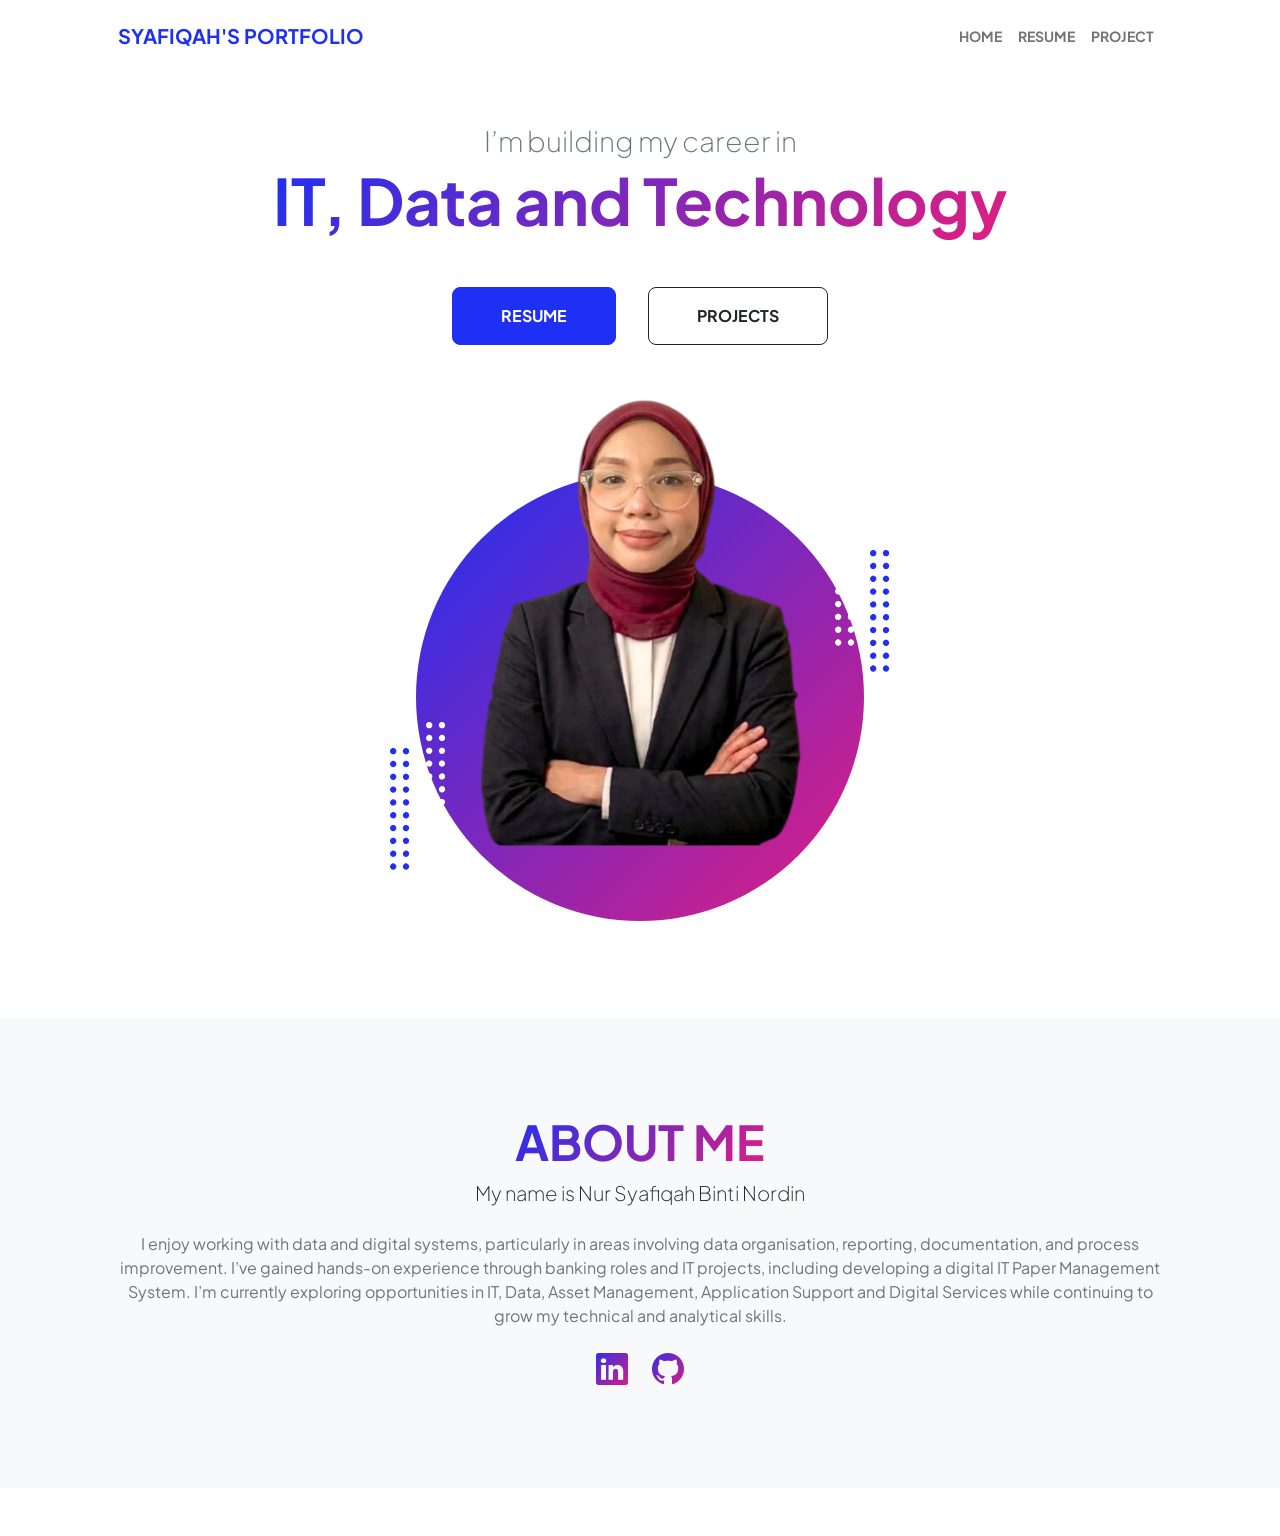
<file: index.html>
<!DOCTYPE html>
<html lang="en">
    <head>
        <meta charset="utf-8" />
        <meta name="viewport" content="width=device-width, initial-scale=1, shrink-to-fit=no" />
        <meta name="description" content="" />
        <meta name="author" content="" />
        <title>Home - Syafiqah's Portfolio</title>
        <link rel="icon" type="image/x-icon" href="assets/favicon.ico" />
        <link rel="preconnect" href="https://fonts.googleapis.com" />
        <link rel="preconnect" href="https://fonts.gstatic.com" crossorigin />
        <link href="https://fonts.googleapis.com/css2?family=Plus+Jakarta+Sans:wght@100;200;300;400;500;600;700;800;900&amp;display=swap" rel="stylesheet" />
        <link href="https://cdn.jsdelivr.net/npm/bootstrap-icons@1.8.1/font/bootstrap-icons.css" rel="stylesheet" />
        <link href="css/styles.css" rel="stylesheet" />
    </head>
    <body class="d-flex flex-column h-100">
        <main class="flex-shrink-0">
            <!-- NAVIGATION -->
            <nav class="navbar navbar-expand-lg navbar-light bg-white py-3">
                <div class="container px-5">
                    <a class="navbar-brand" href="index.html"><span class="fw-bolder text-primary">SYAFIQAH'S PORTFOLIO</span></a>
                    <button class="navbar-toggler" type="button" data-bs-toggle="collapse" data-bs-target="#navbarSupportedContent" aria-controls="navbarSupportedContent" aria-expanded="false" aria-label="Toggle navigation"><span class="navbar-toggler-icon"></span></button>
                    <div class="collapse navbar-collapse" id="navbarSupportedContent">
                        <ul class="navbar-nav ms-auto mb-2 mb-lg-0 small fw-bolder">
                            <li class="nav-item"><a class="nav-link" href="index.html">HOME</a></li>
                            <li class="nav-item"><a class="nav-link" href="resume.html">RESUME</a></li>
                            <li class="nav-item"><a class="nav-link" href="projects.html">PROJECT</a></li>
                        </ul>
                    </div>
                </div>
            </nav>
            <!-- HEADER -->
            <header class="py-5">
                <div class="container px-5 pb-5">
                    <div class="row gx-5 align-items-center">
                        <div class="col-xxl-5">
                            <div class="text-center text-xxl-start">
                                <div class="fs-3 fw-light text-muted">I’m building my career in</div>
                                <h1 class="display-3 fw-bolder mb-5"><span class="text-gradient d-inline">IT, Data and Technology</span></h1>
                                <div class="d-grid gap-3 d-sm-flex justify-content-sm-center justify-content-xxl-start mb-3">
                                    <a class="btn btn-primary btn-lg px-5 py-3 me-sm-3 fs-6 fw-bolder" href="resume.html">RESUME</a>
                                    <a class="btn btn-outline-dark btn-lg px-5 py-3 fs-6 fw-bolder" href="projects.html">PROJECTS</a>
                                </div>
                            </div>
                        </div>
                        <div class="col-xxl-7">
                            <!-- PROFILE PICTURE-->
                            <div class="d-flex justify-content-center mt-5 mt-xxl-0">
                                <div class="profile bg-gradient-primary-to-secondary">
                                    <img class="profile-img" src="assets/Amy.png" alt="..." />
                                    <div class="dots-1">
                                        <!-- SVG Dots-->
                                        <svg version="1.1" xmlns="http://www.w3.org/2000/svg" xmlns:xlink="http://www.w3.org/1999/xlink" x="0px" y="0px" viewBox="0 0 191.6 1215.4" style="enable-background: new 0 0 191.6 1215.4" xml:space="preserve">
                                            <g transform="translate(0.000000,1280.000000) scale(0.100000,-0.100000)">
                                                <path d="M227.7,12788.6c-105-35-200-141-222-248c-43-206,163-412,369-369c155,32,275,190,260,339c-11,105-90,213-190,262        C383.7,12801.6,289.7,12808.6,227.7,12788.6z"></path>
                                                <path d="M1507.7,12788.6c-151-50-253-216-222-362c25-119,136-230,254-255c194-41,395,142,375,339c-11,105-90,213-190,262        C1663.7,12801.6,1569.7,12808.6,1507.7,12788.6z"></path>
                                                <path d="M227.7,11508.6c-105-35-200-141-222-248c-43-206,163-412,369-369c155,32,275,190,260,339c-11,105-90,213-190,262        C383.7,11521.6,289.7,11528.6,227.7,11508.6z"></path>
                                                <path d="M1507.7,11508.6c-151-50-253-216-222-362c25-119,136-230,254-255c194-41,395,142,375,339c-11,105-90,213-190,262        C1663.7,11521.6,1569.7,11528.6,1507.7,11508.6z"></path>
                                                <path d="M227.7,10228.6c-105-35-200-141-222-248c-43-206,163-412,369-369c155,32,275,190,260,339c-11,105-90,213-190,262        C383.7,10241.6,289.7,10248.6,227.7,10228.6z"></path>
                                                <path d="M1507.7,10228.6c-105-35-200-141-222-248c-43-206,163-412,369-369c155,32,275,190,260,339c-11,105-90,213-190,262        C1663.7,10241.6,1569.7,10248.6,1507.7,10228.6z"></path>
                                                <path d="M227.7,8948.6c-105-35-200-141-222-248c-43-206,163-412,369-369c155,32,275,190,260,339c-11,105-90,213-190,262        C383.7,8961.6,289.7,8968.6,227.7,8948.6z"></path>
                                                <path d="M1507.7,8948.6c-105-35-200-141-222-248c-43-206,163-412,369-369c155,32,275,190,260,339c-11,105-90,213-190,262        C1663.7,8961.6,1569.7,8968.6,1507.7,8948.6z"></path>
                                                <path d="M227.7,7668.6c-105-35-200-141-222-248c-43-206,163-412,369-369c155,32,275,190,260,339c-11,105-90,213-190,262        C383.7,7681.6,289.7,7688.6,227.7,7668.6z"></path>
                                                <path d="M1507.7,7668.6c-105-35-200-141-222-248c-43-206,163-412,369-369c155,32,275,190,260,339c-11,105-90,213-190,262        C1663.7,7681.6,1569.7,7688.6,1507.7,7668.6z"></path>
                                                <path d="M227.7,6388.6c-105-35-200-141-222-248c-43-206,163-412,369-369c155,32,275,190,260,339c-11,105-90,213-190,262        C383.7,6401.6,289.7,6408.6,227.7,6388.6z"></path>
                                                <path d="M1507.7,6388.6c-105-35-200-141-222-248c-43-206,163-412,369-369c155,32,275,190,260,339c-11,105-90,213-190,262        C1663.7,6401.6,1569.7,6408.6,1507.7,6388.6z"></path>
                                                <path d="M227.7,5108.6c-105-35-200-141-222-248c-43-206,163-412,369-369c155,32,275,190,260,339c-11,105-90,213-190,262        C383.7,5121.6,289.7,5128.6,227.7,5108.6z"></path>
                                                <path d="M1507.7,5108.6c-105-35-200-141-222-248c-43-206,163-412,369-369c155,32,275,190,260,339c-11,105-90,213-190,262        C1663.7,5121.6,1569.7,5128.6,1507.7,5108.6z"></path>
                                                <path d="M227.7,3828.6c-105-35-200-141-222-248c-43-206,163-412,369-369c155,32,275,190,260,339c-11,105-90,213-190,262        C383.7,3841.6,289.7,3848.6,227.7,3828.6z"></path>
                                                <path d="M1507.7,3828.6c-105-35-200-141-222-248c-43-206,163-412,369-369c155,32,275,190,260,339c-11,105-90,213-190,262        C1663.7,3841.6,1569.7,3848.6,1507.7,3828.6z"></path>
                                                <path d="M227.7,2548.6c-105-35-200-141-222-248c-43-206,163-412,369-369c155,32,275,190,260,339c-11,105-90,213-190,262        C383.7,2561.6,289.7,2568.6,227.7,2548.6z"></path>
                                                <path d="M1507.7,2548.6c-105-35-200-141-222-248c-43-206,163-412,369-369c155,32,275,190,260,339c-11,105-90,213-190,262        C1663.7,2561.6,1569.7,2568.6,1507.7,2548.6z"></path>
                                                <path d="M227.7,1268.6c-105-35-200-141-222-248c-43-206,163-412,369-369c155,32,275,190,260,339c-11,105-90,213-190,262        C383.7,1281.6,289.7,1288.6,227.7,1268.6z"></path>
                                                <path d="M1507.7,1268.6c-105-35-200-141-222-248c-43-206,163-412,369-369c155,32,275,190,260,339c-11,105-90,213-190,262        C1663.7,1281.6,1569.7,1288.6,1507.7,1268.6z"></path>
                                            </g>
                                        </svg>
                                        <!-- END of SVG dots-->
                                    </div>
                                    <div class="dots-2">
                                        <!-- SVG Dots-->
                                        <svg version="1.1" xmlns="http://www.w3.org/2000/svg" xmlns:xlink="http://www.w3.org/1999/xlink" x="0px" y="0px" viewBox="0 0 191.6 1215.4" style="enable-background: new 0 0 191.6 1215.4" xml:space="preserve">
                                            <g transform="translate(0.000000,1280.000000) scale(0.100000,-0.100000)">
                                                <path d="M227.7,12788.6c-105-35-200-141-222-248c-43-206,163-412,369-369c155,32,275,190,260,339c-11,105-90,213-190,262        C383.7,12801.6,289.7,12808.6,227.7,12788.6z"></path>
                                                <path d="M1507.7,12788.6c-151-50-253-216-222-362c25-119,136-230,254-255c194-41,395,142,375,339c-11,105-90,213-190,262        C1663.7,12801.6,1569.7,12808.6,1507.7,12788.6z"></path>
                                                <path d="M227.7,11508.6c-105-35-200-141-222-248c-43-206,163-412,369-369c155,32,275,190,260,339c-11,105-90,213-190,262        C383.7,11521.6,289.7,11528.6,227.7,11508.6z"></path>
                                                <path d="M1507.7,11508.6c-151-50-253-216-222-362c25-119,136-230,254-255c194-41,395,142,375,339c-11,105-90,213-190,262        C1663.7,11521.6,1569.7,11528.6,1507.7,11508.6z"></path>
                                                <path d="M227.7,10228.6c-105-35-200-141-222-248c-43-206,163-412,369-369c155,32,275,190,260,339c-11,105-90,213-190,262        C383.7,10241.6,289.7,10248.6,227.7,10228.6z"></path>
                                                <path d="M1507.7,10228.6c-105-35-200-141-222-248c-43-206,163-412,369-369c155,32,275,190,260,339c-11,105-90,213-190,262        C1663.7,10241.6,1569.7,10248.6,1507.7,10228.6z"></path>
                                                <path d="M227.7,8948.6c-105-35-200-141-222-248c-43-206,163-412,369-369c155,32,275,190,260,339c-11,105-90,213-190,262        C383.7,8961.6,289.7,8968.6,227.7,8948.6z"></path>
                                                <path d="M1507.7,8948.6c-105-35-200-141-222-248c-43-206,163-412,369-369c155,32,275,190,260,339c-11,105-90,213-190,262        C1663.7,8961.6,1569.7,8968.6,1507.7,8948.6z"></path>
                                                <path d="M227.7,7668.6c-105-35-200-141-222-248c-43-206,163-412,369-369c155,32,275,190,260,339c-11,105-90,213-190,262        C383.7,7681.6,289.7,7688.6,227.7,7668.6z"></path>
                                                <path d="M1507.7,7668.6c-105-35-200-141-222-248c-43-206,163-412,369-369c155,32,275,190,260,339c-11,105-90,213-190,262        C1663.7,7681.6,1569.7,7688.6,1507.7,7668.6z"></path>
                                                <path d="M227.7,6388.6c-105-35-200-141-222-248c-43-206,163-412,369-369c155,32,275,190,260,339c-11,105-90,213-190,262        C383.7,6401.6,289.7,6408.6,227.7,6388.6z"></path>
                                                <path d="M1507.7,6388.6c-105-35-200-141-222-248c-43-206,163-412,369-369c155,32,275,190,260,339c-11,105-90,213-190,262        C1663.7,6401.6,1569.7,6408.6,1507.7,6388.6z"></path>
                                                <path d="M227.7,5108.6c-105-35-200-141-222-248c-43-206,163-412,369-369c155,32,275,190,260,339c-11,105-90,213-190,262        C383.7,5121.6,289.7,5128.6,227.7,5108.6z"></path>
                                                <path d="M1507.7,5108.6c-105-35-200-141-222-248c-43-206,163-412,369-369c155,32,275,190,260,339c-11,105-90,213-190,262        C1663.7,5121.6,1569.7,5128.6,1507.7,5108.6z"></path>
                                                <path d="M227.7,3828.6c-105-35-200-141-222-248c-43-206,163-412,369-369c155,32,275,190,260,339c-11,105-90,213-190,262        C383.7,3841.6,289.7,3848.6,227.7,3828.6z"></path>
                                                <path d="M1507.7,3828.6c-105-35-200-141-222-248c-43-206,163-412,369-369c155,32,275,190,260,339c-11,105-90,213-190,262        C1663.7,3841.6,1569.7,3848.6,1507.7,3828.6z"></path>
                                                <path d="M227.7,2548.6c-105-35-200-141-222-248c-43-206,163-412,369-369c155,32,275,190,260,339c-11,105-90,213-190,262        C383.7,2561.6,289.7,2568.6,227.7,2548.6z"></path>
                                                <path d="M1507.7,2548.6c-105-35-200-141-222-248c-43-206,163-412,369-369c155,32,275,190,260,339c-11,105-90,213-190,262        C1663.7,2561.6,1569.7,2568.6,1507.7,2548.6z"></path>
                                                <path d="M227.7,1268.6c-105-35-200-141-222-248c-43-206,163-412,369-369c155,32,275,190,260,339c-11,105-90,213-190,262        C383.7,1281.6,289.7,1288.6,227.7,1268.6z"></path>
                                                <path d="M1507.7,1268.6c-105-35-200-141-222-248c-43-206,163-412,369-369c155,32,275,190,260,339c-11,105-90,213-190,262        C1663.7,1281.6,1569.7,1288.6,1507.7,1268.6z"></path>
                                            </g>
                                        </svg>
                                        <!-- END of SVG dots-->
                                    </div>
                                    <div class="dots-3">
                                        <!-- SVG Dots-->
                                        <svg version="1.1" xmlns="http://www.w3.org/2000/svg" xmlns:xlink="http://www.w3.org/1999/xlink" x="0px" y="0px" viewBox="0 0 191.6 1215.4" style="enable-background: new 0 0 191.6 1215.4" xml:space="preserve">
                                            <g transform="translate(0.000000,1280.000000) scale(0.100000,-0.100000)">
                                                <path d="M227.7,12788.6c-105-35-200-141-222-248c-43-206,163-412,369-369c155,32,275,190,260,339c-11,105-90,213-190,262        C383.7,12801.6,289.7,12808.6,227.7,12788.6z"></path>
                                                <path d="M1507.7,12788.6c-151-50-253-216-222-362c25-119,136-230,254-255c194-41,395,142,375,339c-11,105-90,213-190,262        C1663.7,12801.6,1569.7,12808.6,1507.7,12788.6z"></path>
                                                <path d="M227.7,11508.6c-105-35-200-141-222-248c-43-206,163-412,369-369c155,32,275,190,260,339c-11,105-90,213-190,262        C383.7,11521.6,289.7,11528.6,227.7,11508.6z"></path>
                                                <path d="M1507.7,11508.6c-151-50-253-216-222-362c25-119,136-230,254-255c194-41,395,142,375,339c-11,105-90,213-190,262        C1663.7,11521.6,1569.7,11528.6,1507.7,11508.6z"></path>
                                                <path d="M227.7,10228.6c-105-35-200-141-222-248c-43-206,163-412,369-369c155,32,275,190,260,339c-11,105-90,213-190,262        C383.7,10241.6,289.7,10248.6,227.7,10228.6z"></path>
                                                <path d="M1507.7,10228.6c-105-35-200-141-222-248c-43-206,163-412,369-369c155,32,275,190,260,339c-11,105-90,213-190,262        C1663.7,10241.6,1569.7,10248.6,1507.7,10228.6z"></path>
                                                <path d="M227.7,8948.6c-105-35-200-141-222-248c-43-206,163-412,369-369c155,32,275,190,260,339c-11,105-90,213-190,262        C383.7,8961.6,289.7,8968.6,227.7,8948.6z"></path>
                                                <path d="M1507.7,8948.6c-105-35-200-141-222-248c-43-206,163-412,369-369c155,32,275,190,260,339c-11,105-90,213-190,262        C1663.7,8961.6,1569.7,8968.6,1507.7,8948.6z"></path>
                                                <path d="M227.7,7668.6c-105-35-200-141-222-248c-43-206,163-412,369-369c155,32,275,190,260,339c-11,105-90,213-190,262        C383.7,7681.6,289.7,7688.6,227.7,7668.6z"></path>
                                                <path d="M1507.7,7668.6c-105-35-200-141-222-248c-43-206,163-412,369-369c155,32,275,190,260,339c-11,105-90,213-190,262        C1663.7,7681.6,1569.7,7688.6,1507.7,7668.6z"></path>
                                                <path d="M227.7,6388.6c-105-35-200-141-222-248c-43-206,163-412,369-369c155,32,275,190,260,339c-11,105-90,213-190,262        C383.7,6401.6,289.7,6408.6,227.7,6388.6z"></path>
                                                <path d="M1507.7,6388.6c-105-35-200-141-222-248c-43-206,163-412,369-369c155,32,275,190,260,339c-11,105-90,213-190,262        C1663.7,6401.6,1569.7,6408.6,1507.7,6388.6z"></path>
                                                <path d="M227.7,5108.6c-105-35-200-141-222-248c-43-206,163-412,369-369c155,32,275,190,260,339c-11,105-90,213-190,262        C383.7,5121.6,289.7,5128.6,227.7,5108.6z"></path>
                                                <path d="M1507.7,5108.6c-105-35-200-141-222-248c-43-206,163-412,369-369c155,32,275,190,260,339c-11,105-90,213-190,262        C1663.7,5121.6,1569.7,5128.6,1507.7,5108.6z"></path>
                                                <path d="M227.7,3828.6c-105-35-200-141-222-248c-43-206,163-412,369-369c155,32,275,190,260,339c-11,105-90,213-190,262        C383.7,3841.6,289.7,3848.6,227.7,3828.6z"></path>
                                                <path d="M1507.7,3828.6c-105-35-200-141-222-248c-43-206,163-412,369-369c155,32,275,190,260,339c-11,105-90,213-190,262        C1663.7,3841.6,1569.7,3848.6,1507.7,3828.6z"></path>
                                                <path d="M227.7,2548.6c-105-35-200-141-222-248c-43-206,163-412,369-369c155,32,275,190,260,339c-11,105-90,213-190,262        C383.7,2561.6,289.7,2568.6,227.7,2548.6z"></path>
                                                <path d="M1507.7,2548.6c-105-35-200-141-222-248c-43-206,163-412,369-369c155,32,275,190,260,339c-11,105-90,213-190,262        C1663.7,2561.6,1569.7,2568.6,1507.7,2548.6z"></path>
                                                <path d="M227.7,1268.6c-105-35-200-141-222-248c-43-206,163-412,369-369c155,32,275,190,260,339c-11,105-90,213-190,262        C383.7,1281.6,289.7,1288.6,227.7,1268.6z"></path>
                                                <path d="M1507.7,1268.6c-105-35-200-141-222-248c-43-206,163-412,369-369c155,32,275,190,260,339c-11,105-90,213-190,262        C1663.7,1281.6,1569.7,1288.6,1507.7,1268.6z"></path>
                                            </g>
                                        </svg>
                                        <!-- END of SVG dots-->
                                    </div>
                                    <div class="dots-4">
                                        <!-- SVG Dots-->
                                        <svg version="1.1" xmlns="http://www.w3.org/2000/svg" xmlns:xlink="http://www.w3.org/1999/xlink" x="0px" y="0px" viewBox="0 0 191.6 1215.4" style="enable-background: new 0 0 191.6 1215.4" xml:space="preserve">
                                            <g transform="translate(0.000000,1280.000000) scale(0.100000,-0.100000)">
                                                <path d="M227.7,12788.6c-105-35-200-141-222-248c-43-206,163-412,369-369c155,32,275,190,260,339c-11,105-90,213-190,262        C383.7,12801.6,289.7,12808.6,227.7,12788.6z"></path>
                                                <path d="M1507.7,12788.6c-151-50-253-216-222-362c25-119,136-230,254-255c194-41,395,142,375,339c-11,105-90,213-190,262        C1663.7,12801.6,1569.7,12808.6,1507.7,12788.6z"></path>
                                                <path d="M227.7,11508.6c-105-35-200-141-222-248c-43-206,163-412,369-369c155,32,275,190,260,339c-11,105-90,213-190,262        C383.7,11521.6,289.7,11528.6,227.7,11508.6z"></path>
                                                <path d="M1507.7,11508.6c-151-50-253-216-222-362c25-119,136-230,254-255c194-41,395,142,375,339c-11,105-90,213-190,262        C1663.7,11521.6,1569.7,11528.6,1507.7,11508.6z"></path>
                                                <path d="M227.7,10228.6c-105-35-200-141-222-248c-43-206,163-412,369-369c155,32,275,190,260,339c-11,105-90,213-190,262        C383.7,10241.6,289.7,10248.6,227.7,10228.6z"></path>
                                                <path d="M1507.7,10228.6c-105-35-200-141-222-248c-43-206,163-412,369-369c155,32,275,190,260,339c-11,105-90,213-190,262        C1663.7,10241.6,1569.7,10248.6,1507.7,10228.6z"></path>
                                                <path d="M227.7,8948.6c-105-35-200-141-222-248c-43-206,163-412,369-369c155,32,275,190,260,339c-11,105-90,213-190,262        C383.7,8961.6,289.7,8968.6,227.7,8948.6z"></path>
                                                <path d="M1507.7,8948.6c-105-35-200-141-222-248c-43-206,163-412,369-369c155,32,275,190,260,339c-11,105-90,213-190,262        C1663.7,8961.6,1569.7,8968.6,1507.7,8948.6z"></path>
                                                <path d="M227.7,7668.6c-105-35-200-141-222-248c-43-206,163-412,369-369c155,32,275,190,260,339c-11,105-90,213-190,262        C383.7,7681.6,289.7,7688.6,227.7,7668.6z"></path>
                                                <path d="M1507.7,7668.6c-105-35-200-141-222-248c-43-206,163-412,369-369c155,32,275,190,260,339c-11,105-90,213-190,262        C1663.7,7681.6,1569.7,7688.6,1507.7,7668.6z"></path>
                                                <path d="M227.7,6388.6c-105-35-200-141-222-248c-43-206,163-412,369-369c155,32,275,190,260,339c-11,105-90,213-190,262        C383.7,6401.6,289.7,6408.6,227.7,6388.6z"></path>
                                                <path d="M1507.7,6388.6c-105-35-200-141-222-248c-43-206,163-412,369-369c155,32,275,190,260,339c-11,105-90,213-190,262        C1663.7,6401.6,1569.7,6408.6,1507.7,6388.6z"></path>
                                                <path d="M227.7,5108.6c-105-35-200-141-222-248c-43-206,163-412,369-369c155,32,275,190,260,339c-11,105-90,213-190,262        C383.7,5121.6,289.7,5128.6,227.7,5108.6z"></path>
                                                <path d="M1507.7,5108.6c-105-35-200-141-222-248c-43-206,163-412,369-369c155,32,275,190,260,339c-11,105-90,213-190,262        C1663.7,5121.6,1569.7,5128.6,1507.7,5108.6z"></path>
                                                <path d="M227.7,3828.6c-105-35-200-141-222-248c-43-206,163-412,369-369c155,32,275,190,260,339c-11,105-90,213-190,262        C383.7,3841.6,289.7,3848.6,227.7,3828.6z"></path>
                                                <path d="M1507.7,3828.6c-105-35-200-141-222-248c-43-206,163-412,369-369c155,32,275,190,260,339c-11,105-90,213-190,262        C1663.7,3841.6,1569.7,3848.6,1507.7,3828.6z"></path>
                                                <path d="M227.7,2548.6c-105-35-200-141-222-248c-43-206,163-412,369-369c155,32,275,190,260,339c-11,105-90,213-190,262        C383.7,2561.6,289.7,2568.6,227.7,2548.6z"></path>
                                                <path d="M1507.7,2548.6c-105-35-200-141-222-248c-43-206,163-412,369-369c155,32,275,190,260,339c-11,105-90,213-190,262        C1663.7,2561.6,1569.7,2568.6,1507.7,2548.6z"></path>
                                                <path d="M227.7,1268.6c-105-35-200-141-222-248c-43-206,163-412,369-369c155,32,275,190,260,339c-11,105-90,213-190,262        C383.7,1281.6,289.7,1288.6,227.7,1268.6z"></path>
                                                <path d="M1507.7,1268.6c-105-35-200-141-222-248c-43-206,163-412,369-369c155,32,275,190,260,339c-11,105-90,213-190,262        C1663.7,1281.6,1569.7,1288.6,1507.7,1268.6z"></path>
                                            </g>
                                        </svg>
                                        <!-- END of SVG dots-->
                                    </div>
                                </div>
                            </div>
                        </div>
                    </div>
                </div>
            </header>
            <!-- ABOUT-->
            <section class="bg-light py-5">
                <div class="container px-5">
                    <div class="row gx-5 justify-content-center">
                        <div class="col-xxl-8">
                            <div class="text-center my-5">
                                <h2 class="display-5 fw-bolder"><span class="text-gradient d-inline">ABOUT ME</span></h2>
                                <p class="lead fw-light mb-4">My name is Nur Syafiqah Binti Nordin</p>
                                <p class="text-muted">I enjoy working with data and digital systems, particularly in areas involving data organisation, reporting, documentation, and process improvement. I’ve gained hands-on experience through banking roles and IT projects, including developing a digital IT Paper Management System. I’m currently exploring opportunities in IT, Data, Asset Management, Application Support and Digital Services while continuing to grow my technical and analytical skills.</p>
                                <div class="d-flex justify-content-center fs-2 gap-4">
                                    <a class="text-gradient" href="https://www.linkedin.com/in/nursyafiqahnordin/"><i class="bi bi-linkedin"></i></a>
                                    <a class="text-gradient" href="https://github.com/i-isnrsyfqh"><i class="bi bi-github"></i></a>
                                </div>
                            </div>
                        </div>
                    </div>
                </div>
            </section>
        </main>
        <!-- FOOTER-->
        <footer class="bg-white py-4 mt-auto">
        </footer>
        <script src="https://cdn.jsdelivr.net/npm/bootstrap@5.2.3/dist/js/bootstrap.bundle.min.js"></script>
        <!-- Core theme JS-->
        <script src="js/scripts.js"></script>
    </body>
</html>
</file>
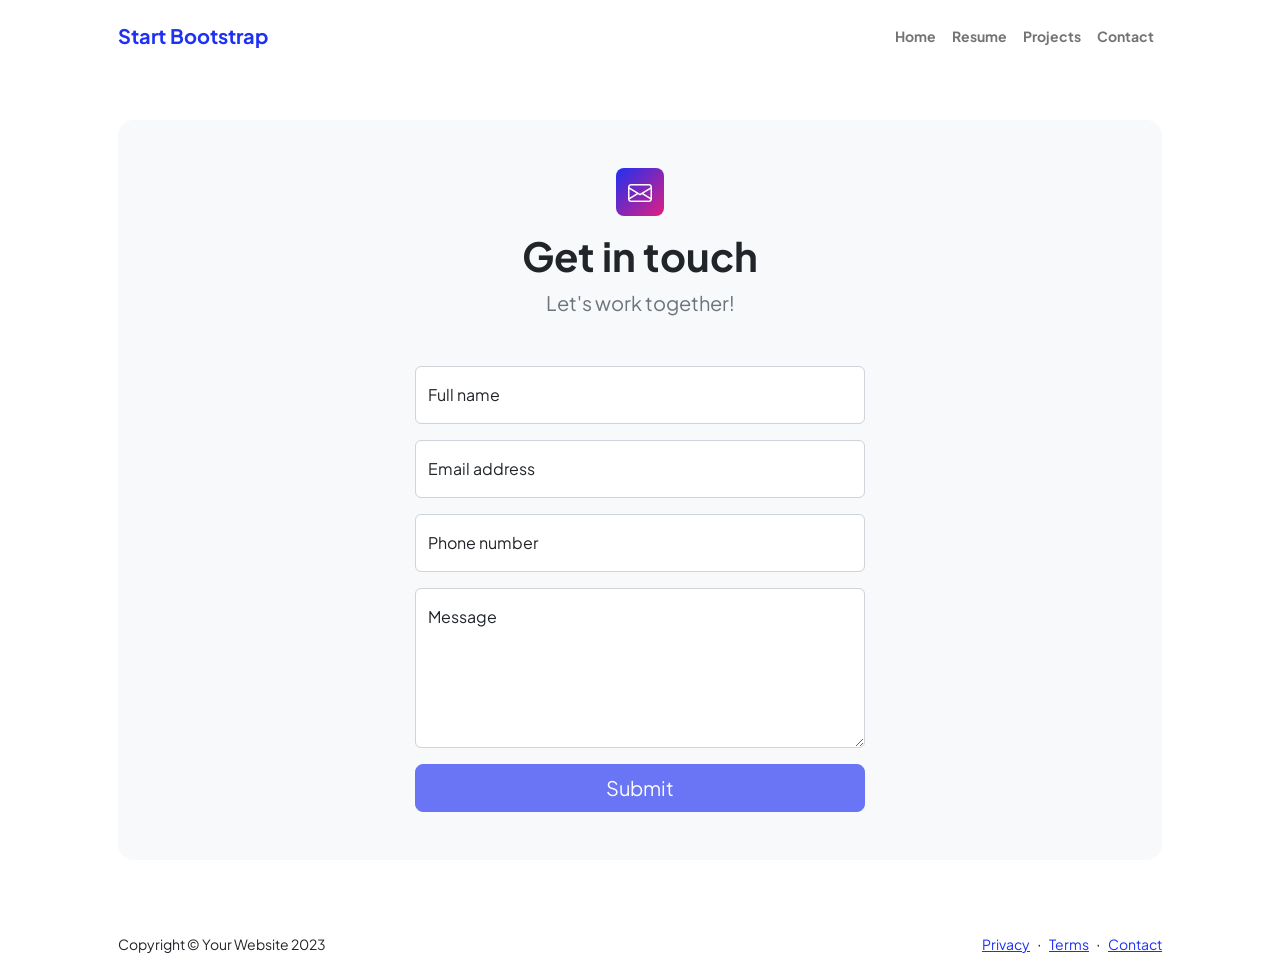
<file: contact.html>
<!DOCTYPE html>
<html lang="en">
    <head>
        <meta charset="utf-8" />
        <meta name="viewport" content="width=device-width, initial-scale=1, shrink-to-fit=no" />
        <meta name="description" content />
        <meta name="author" content />
        <title>Modern Business - Start Bootstrap Template</title>
        <!-- Favicon-->
        <link rel="icon" type="image/x-icon" href="assets/favicon.ico" />
        <!-- Custom Google font-->
        <link rel="preconnect" href="https://fonts.googleapis.com" />
        <link rel="preconnect" href="https://fonts.gstatic.com" crossorigin />
        <link href="https://fonts.googleapis.com/css2?family=Plus+Jakarta+Sans:wght@100;200;300;400;500;600;700;800;900&amp;display=swap" rel="stylesheet" />
        <!-- Bootstrap icons-->
        <link href="https://cdn.jsdelivr.net/npm/bootstrap-icons@1.8.1/font/bootstrap-icons.css" rel="stylesheet" />
        <!-- Core theme CSS (includes Bootstrap)-->
        <link href="css/styles.css" rel="stylesheet" />
    </head>
    <body class="d-flex flex-column">
        <main class="flex-shrink-0">
            <!-- Navigation-->
            <nav class="navbar navbar-expand-lg navbar-light bg-white py-3">
                <div class="container px-5">
                    <a class="navbar-brand" href="index.html"><span class="fw-bolder text-primary">Start Bootstrap</span></a>
                    <button class="navbar-toggler" type="button" data-bs-toggle="collapse" data-bs-target="#navbarSupportedContent" aria-controls="navbarSupportedContent" aria-expanded="false" aria-label="Toggle navigation"><span class="navbar-toggler-icon"></span></button>
                    <div class="collapse navbar-collapse" id="navbarSupportedContent">
                        <ul class="navbar-nav ms-auto mb-2 mb-lg-0 small fw-bolder">
                            <li class="nav-item"><a class="nav-link" href="index.html">Home</a></li>
                            <li class="nav-item"><a class="nav-link" href="resume.html">Resume</a></li>
                            <li class="nav-item"><a class="nav-link" href="projects.html">Projects</a></li>
                            <li class="nav-item"><a class="nav-link" href="contact.html">Contact</a></li>
                        </ul>
                    </div>
                </div>
            </nav>
            <!-- Page content-->
            <section class="py-5">
                <div class="container px-5">
                    <!-- Contact form-->
                    <div class="bg-light rounded-4 py-5 px-4 px-md-5">
                        <div class="text-center mb-5">
                            <div class="feature bg-primary bg-gradient-primary-to-secondary text-white rounded-3 mb-3"><i class="bi bi-envelope"></i></div>
                            <h1 class="fw-bolder">Get in touch</h1>
                            <p class="lead fw-normal text-muted mb-0">Let's work together!</p>
                        </div>
                        <div class="row gx-5 justify-content-center">
                            <div class="col-lg-8 col-xl-6">
                                <!-- * * * * * * * * * * * * * * *-->
                                <!-- * * SB Forms Contact Form * *-->
                                <!-- * * * * * * * * * * * * * * *-->
                                <!-- This form is pre-integrated with SB Forms.-->
                                <!-- To make this form functional, sign up at-->
                                <!-- https://startbootstrap.com/solution/contact-forms-->
                                <!-- to get an API token!-->
                                <form id="contactForm" data-sb-form-api-token="API_TOKEN">
                                    <!-- Name input-->
                                    <div class="form-floating mb-3">
                                        <input class="form-control" id="name" type="text" placeholder="Enter your name..." data-sb-validations="required" />
                                        <label for="name">Full name</label>
                                        <div class="invalid-feedback" data-sb-feedback="name:required">A name is required.</div>
                                    </div>
                                    <!-- Email address input-->
                                    <div class="form-floating mb-3">
                                        <input class="form-control" id="email" type="email" placeholder="name@example.com" data-sb-validations="required,email" />
                                        <label for="email">Email address</label>
                                        <div class="invalid-feedback" data-sb-feedback="email:required">An email is required.</div>
                                        <div class="invalid-feedback" data-sb-feedback="email:email">Email is not valid.</div>
                                    </div>
                                    <!-- Phone number input-->
                                    <div class="form-floating mb-3">
                                        <input class="form-control" id="phone" type="tel" placeholder="(123) 456-7890" data-sb-validations="required" />
                                        <label for="phone">Phone number</label>
                                        <div class="invalid-feedback" data-sb-feedback="phone:required">A phone number is required.</div>
                                    </div>
                                    <!-- Message input-->
                                    <div class="form-floating mb-3">
                                        <textarea class="form-control" id="message" type="text" placeholder="Enter your message here..." style="height: 10rem" data-sb-validations="required"></textarea>
                                        <label for="message">Message</label>
                                        <div class="invalid-feedback" data-sb-feedback="message:required">A message is required.</div>
                                    </div>
                                    <!-- Submit success message-->
                                    <!---->
                                    <!-- This is what your users will see when the form-->
                                    <!-- has successfully submitted-->
                                    <div class="d-none" id="submitSuccessMessage">
                                        <div class="text-center mb-3">
                                            <div class="fw-bolder">Form submission successful!</div>
                                            To activate this form, sign up at
                                            <br />
                                            <a href="https://startbootstrap.com/solution/contact-forms">https://startbootstrap.com/solution/contact-forms</a>
                                        </div>
                                    </div>
                                    <!-- Submit error message-->
                                    <!---->
                                    <!-- This is what your users will see when there is-->
                                    <!-- an error submitting the form-->
                                    <div class="d-none" id="submitErrorMessage"><div class="text-center text-danger mb-3">Error sending message!</div></div>
                                    <!-- Submit Button-->
                                    <div class="d-grid"><button class="btn btn-primary btn-lg disabled" id="submitButton" type="submit">Submit</button></div>
                                </form>
                            </div>
                        </div>
                    </div>
                </div>
            </section>
        </main>
        <!-- Footer-->
        <footer class="bg-white py-4 mt-auto">
            <div class="container px-5">
                <div class="row align-items-center justify-content-between flex-column flex-sm-row">
                    <div class="col-auto"><div class="small m-0">Copyright &copy; Your Website 2023</div></div>
                    <div class="col-auto">
                        <a class="small" href="#!">Privacy</a>
                        <span class="mx-1">&middot;</span>
                        <a class="small" href="#!">Terms</a>
                        <span class="mx-1">&middot;</span>
                        <a class="small" href="#!">Contact</a>
                    </div>
                </div>
            </div>
        </footer>
        <!-- Bootstrap core JS-->
        <script src="https://cdn.jsdelivr.net/npm/bootstrap@5.2.3/dist/js/bootstrap.bundle.min.js"></script>
        <!-- Core theme JS-->
        <script src="js/scripts.js"></script>
        <!-- * * * * * * * * * * * * * * * * * * * * * * * * * * * * * * * * * * * * * * * *-->
        <!-- * *                               SB Forms JS                               * *-->
        <!-- * * Activate your form at https://startbootstrap.com/solution/contact-forms * *-->
        <!-- * * * * * * * * * * * * * * * * * * * * * * * * * * * * * * * * * * * * * * * *-->
        <script src="https://cdn.startbootstrap.com/sb-forms-latest.js"></script>
    </body>
</html>
</file>
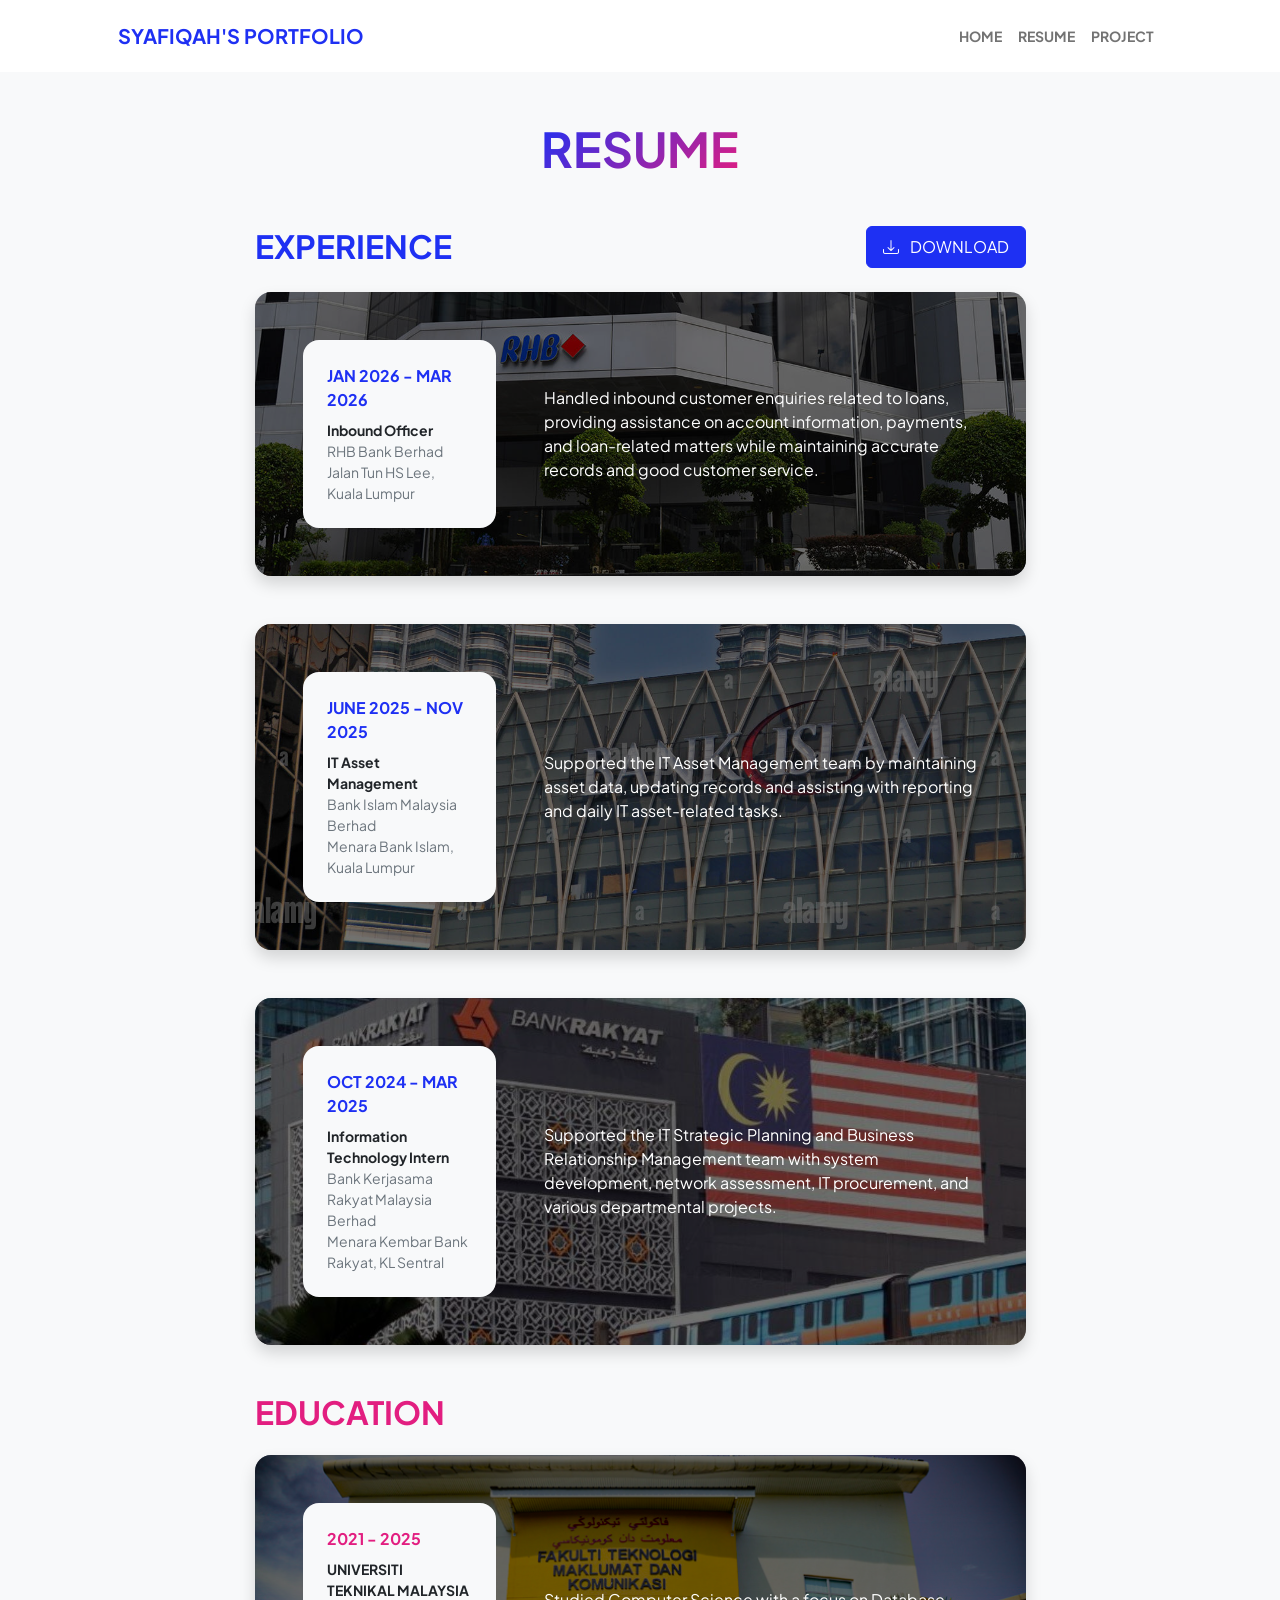
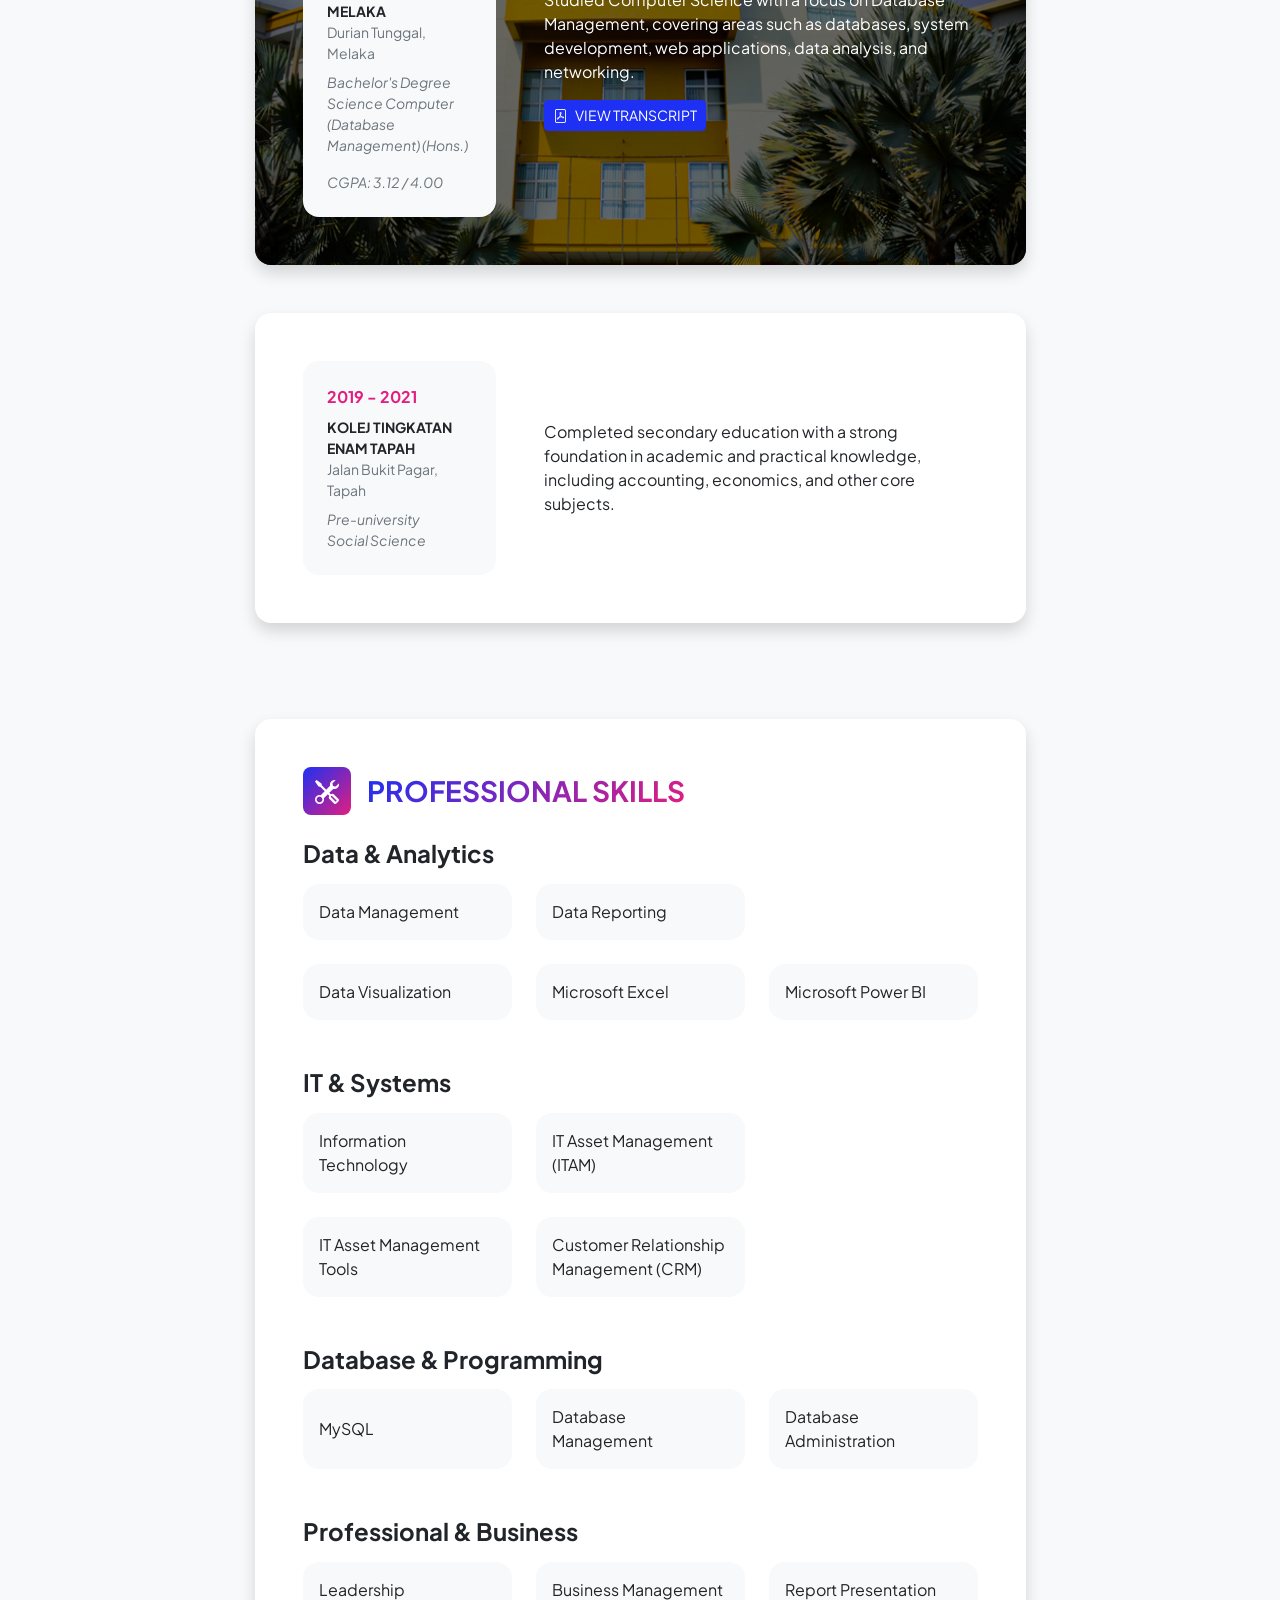
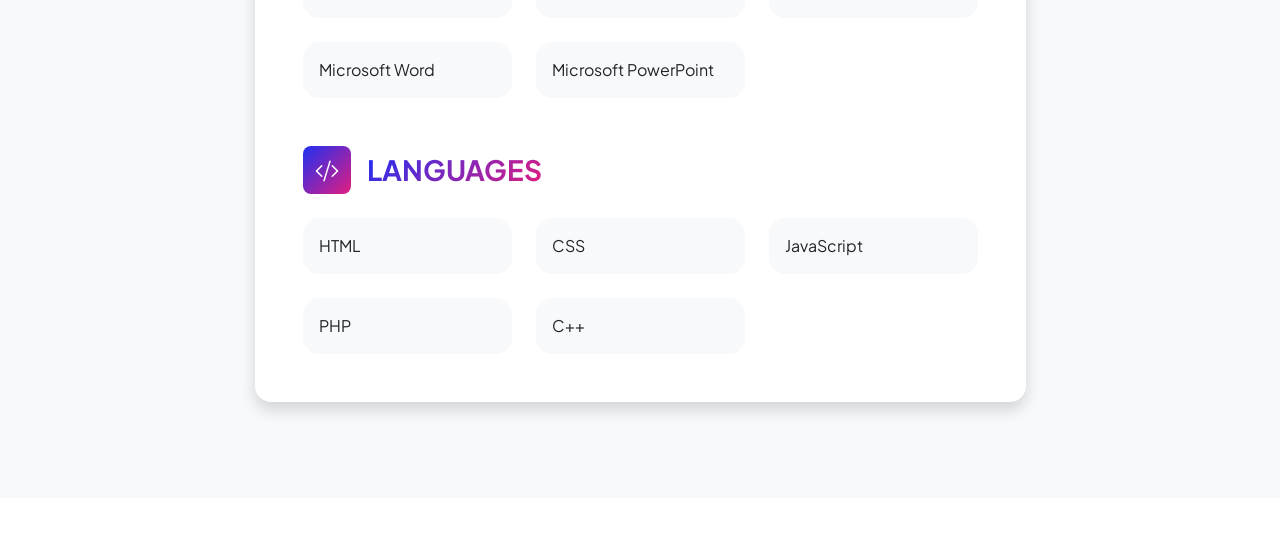
<file: resume.html>
<!DOCTYPE html>
<html lang="en">
    <head>
        <meta charset="utf-8" />
        <meta name="viewport" content="width=device-width, initial-scale=1, shrink-to-fit=no" />
        <meta name="description" content="" />
        <meta name="author" content="" />
        <title>Syafiqah's Portfolio</title>
        <link rel="icon" type="image/x-icon" href="assets/favicon.ico" />
        <link rel="preconnect" href="https://fonts.googleapis.com" />
        <link rel="preconnect" href="https://fonts.gstatic.com" crossorigin />
        <link href="https://fonts.googleapis.com/css2?family=Plus+Jakarta+Sans:wght@100;200;300;400;500;600;700;800;900&amp;display=swap" rel="stylesheet" />
        <link href="https://cdn.jsdelivr.net/npm/bootstrap-icons@1.8.1/font/bootstrap-icons.css" rel="stylesheet" />
        <link href="https://cdn.jsdelivr.net/npm/bootstrap@5.2.3/dist/css/bootstrap.css" rel="stylesheet" />
        <link href="css/styles.css" rel="stylesheet" />
    </head>
    <body class="d-flex flex-column h-100 bg-light">
        <main class="flex-shrink-0">
            <!-- NAVIGATION -->
            <nav class="navbar navbar-expand-lg navbar-light bg-white py-3">
                <div class="container px-5">
                    <a class="navbar-brand" href="index.html"><span class="fw-bolder text-primary">SYAFIQAH'S PORTFOLIO</span></a>
                    <button class="navbar-toggler" type="button" data-bs-toggle="collapse" data-bs-target="#navbarSupportedContent" aria-controls="navbarSupportedContent" aria-expanded="false" aria-label="Toggle navigation"><span class="navbar-toggler-icon"></span></button>
                    <div class="collapse navbar-collapse" id="navbarSupportedContent">
                        <ul class="navbar-nav ms-auto mb-2 mb-lg-0 small fw-bolder">
                            <li class="nav-item"><a class="nav-link" href="index.html">HOME</a></li>
                            <li class="nav-item"><a class="nav-link" href="resume.html">RESUME</a></li>
                            <li class="nav-item"><a class="nav-link" href="projects.html">PROJECT</a></li>
                        </ul>
                    </div>
                </div>
            </nav>
         
            <div class="container px-5 my-5">
                <div class="text-center mb-5">
                    <h1 class="display-5 fw-bolder mb-0"><span class="text-gradient d-inline">RESUME</span></h1>
                </div>
                <div class="row gx-5 justify-content-center">
                    <div class="col-lg-11 col-xl-9 col-xxl-8">
                        
                        <!-- EXPERIENCE-->
                        <section>
                            <div class="d-flex align-items-center justify-content-between mb-4">
                                <h2 class="text-primary fw-bolder mb-0">EXPERIENCE</h2>
                                
                                <a class="btn btn-primary px-3 py-2" href="assets/MyResume.pdf">
                                    <div class="d-inline-block bi bi-download me-2"></div>
                                    DOWNLOAD
                                </a>
                            </div>
                            <!-- RHB CARD-->
                            <div class="card shadow border-0 rounded-4 mb-5 experience-card" style="background-image: url('assets/Rhb.jpg'); cursor: pointer;" 
                                 data-bs-toggle="modal" 
                                 data-bs-target="#experienceModal1">
                                <div class="card-body p-5">
                                    <div class="row align-items-center gx-5">
                                        <div class="col text-center text-lg-start mb-4 mb-lg-0">
                                            <div class="bg-light p-4 rounded-4">
                                                <div class="text-primary fw-bolder mb-2">JAN 2026 - MAR 2026</div>
                                                <div class="small fw-bolder">Inbound Officer</div>
                                                <div class="small text-muted">RHB Bank Berhad</div>
                                                <div class="small text-muted">Jalan Tun HS Lee, Kuala Lumpur</div>
                                            </div>
                                        </div>
                                        <div class="col-lg-8">
                                            <div class="text-white">Handled inbound customer enquiries related to loans, providing assistance on account information, payments, and loan-related matters while maintaining accurate records and good customer service.</div>
                                        </div>
                                    </div>
                                </div>
                            </div>                            
                            <!-- MODAL RHB -->
                            <div class="modal fade" id="experienceModal1" tabindex="-1" aria-labelledby="experienceModalLabel1" aria-hidden="true">
                                <div class="modal-dialog modal-lg">
                                    <div class="modal-content">
                                        <div class="modal-header">
                                            <h5 class="modal-title" id="experienceModalLabel1">Inbound Officer - RHB Bank Berhad</h5>
                                            <button type="button" class="btn-close" data-bs-dismiss="modal" aria-label="Close"></button>
                                        </div>
                                        <div class="modal-body">
                                            <div style="width: 100%; height: 250px; overflow: hidden; border-radius: 0.5rem; margin-bottom: 1.5rem;">
                                                <img src="assets/Rhb.jpg" style="width: 100%; height: 100%; object-fit: cover;" alt="RHB Bank">
                                            </div>
                                            <div class="mb-3">
                                                <h6 class="text-primary fw-bolder">DURATION:</h6>
                                                <p>January 2026 - March 2026</p>
                                            </div>
                                            <div class="mb-3">
                                                <h6 class="text-primary fw-bolder">POSITION:</h6>
                                                <p>Inbound Officer</p>
                                            </div>
                                            <div class="mb-3">
                                                <h6 class="text-primary fw-bolder">COMPANY:</h6>
                                                <p>RHB Bank Berhad</p>
                                            </div>
                                            <div class="mb-3">
                                                <h6 class="text-primary fw-bolder">RESPONSIBILITIES:</h6>
                                                <p>• Handled over 80 inbound calls daily to maintain professional service for loan-related inquiries and repayments.</p>
                                                <p>• Resolved customer inquiries on first contact, covering balances, schedules, arrears, and restructuring.</p>
                                                <p>• Logged and updated customer interactions in the CRM system to ensure accurate tracking and compliance.</p>
                                            </div>
                                        </div>
                                    </div>
                                </div>
                            </div>

                            <!-- BIMB CARD-->
                            <div class="card shadow border-0 rounded-4 mb-5 experience-card" style="background-image: url('assets/Bimb.jpg'); cursor: pointer;" 
                                 data-bs-toggle="modal" 
                                 data-bs-target="#experienceModal2">
                                <div class="card-body p-5">
                                    <div class="row align-items-center gx-5">
                                        <div class="col text-center text-lg-start mb-4 mb-lg-0">
                                            <div class="bg-light p-4 rounded-4">
                                                <div class="text-primary fw-bolder mb-2">JUNE 2025 - NOV 2025</div>
                                                <div class="small fw-bolder">IT Asset Management</div>
                                                <div class="small text-muted">Bank Islam Malaysia Berhad</div>
                                                <div class="small text-muted">Menara Bank Islam, Kuala Lumpur</div>
                                            </div>
                                        </div>
                                        <div class="col-lg-8"><div class="text-white">Supported the IT Asset Management team by maintaining asset data, updating records and assisting with reporting and daily IT asset-related tasks.</div></div>
                                    </div>
                                </div>
                            </div>                            
                            <!-- MODAL BIMB -->
                            <div class="modal fade" id="experienceModal2" tabindex="-1" aria-labelledby="experienceModalLabel2" aria-hidden="true">
                                <div class="modal-dialog modal-lg">
                                    <div class="modal-content">
                                        <div class="modal-header">
                                            <h5 class="modal-title" id="experienceModalLabel2">IT ASSET MANAGEMENT - BANK ISLAM MALAYSIA BERHAD</h5>
                                            <button type="button" class="btn-close" data-bs-dismiss="modal" aria-label="Close"></button>
                                        </div>
                                        <div class="modal-body">
                                            <div style="width: 100%; height: 250px; overflow: hidden; border-radius: 0.5rem; margin-bottom: 1.5rem;">
                                                <img src="assets/Bimb.jpg" style="width: 100%; height: 100%; object-fit: cover;" alt="Bank Islam Malaysia Berhad">
                                            </div>
                                            <div class="mb-3">
                                                <h6 class="text-primary fw-bolder">DURATION:</h6>
                                                <p>June 2025 - November 2025</p>
                                            </div>
                                            <div class="mb-3">
                                                <h6 class="text-primary fw-bolder">POSITION:</h6>
                                                <p>IT Asset Management</p>
                                            </div>
                                            <div class="mb-3">
                                                <h6 class="text-primary fw-bolder">COMPANY:</h6>
                                                <p>Bank Islam Malaysia Berhad</p>
                                            </div>
                                            <div class="mb-3">
                                                <h6 class="text-primary fw-bolder">RESPONSIBILITIES:</h6>
                                                <p>• Updated and validated IT asset inventory records, including production server information, to support asset tracking, audit readiness, and compliance.</p>
                                                <p>• Analysed server asset information to monitor End of Support (EOS) and End of Life (EOL) status, supporting asset lifecycle planning and risk identification.</p>
                                                <p>• Performed data validation and reconciliation of IT asset records to identify missing, outdated, or inconsistent information and improve inventory accuracy.</p>
                                                <p>• Prepared and contributed to monthly IT asset-related KRI reports, providing visibility into asset status, risks, and compliance.</p>
                                                <p>• Managed software license renewals and upgrades, including Adobe products, ensuring licenses were properly maintained and available for end users.</p>
                                            </div>
                                        </div>
                                    </div>
                                </div>
                            </div>
                            <!-- BKRM CARD-->
                            <div class="card shadow border-0 rounded-4 mb-5 experience-card" style="background-image: url('assets/Bkrm.jpg'); cursor: pointer;" 
                                 data-bs-toggle="modal" 
                                 data-bs-target="#experienceModal3">
                                <div class="card-body p-5">
                                    <div class="row align-items-center gx-5">
                                        <div class="col text-center text-lg-start mb-4 mb-lg-0">
                                            <div class="bg-light p-4 rounded-4">
                                                <div class="text-primary fw-bolder mb-2">OCT 2024 - MAR 2025</div>
                                                <div class="small fw-bolder">Information Technology Intern</div>
                                                <div class="small text-muted">Bank Kerjasama Rakyat Malaysia Berhad</div>
                                                <div class="small text-muted">Menara Kembar Bank Rakyat, KL Sentral</div>
                                            </div>
                                        </div>
                                        <div class="col-lg-8"><div class="text-white">Supported the IT Strategic Planning and Business Relationship Management team with system development, network assessment, IT procurement, and various departmental projects.</div></div>
                                    </div>
                                </div>
                            </div>                            
                            <!-- MODAL BKRM -->
                            <div class="modal fade" id="experienceModal3" tabindex="-1" aria-labelledby="experienceModalLabel3" aria-hidden="true">
                                <div class="modal-dialog modal-lg">
                                    <div class="modal-content">
                                        <div class="modal-header">
                                            <h5 class="modal-title" id="experienceModalLabel3">IT INTERN - BANK RAKYAT</h5>
                                            <button type="button" class="btn-close" data-bs-dismiss="modal" aria-label="Close"></button>
                                        </div>
                                        <div class="modal-body">
                                            <div style="width: 100%; height: 250px; overflow: hidden; border-radius: 0.5rem; margin-bottom: 1.5rem;">
                                                <img src="assets/Bkrm.jpg" style="width: 100%; height: 100%; object-fit: cover;" alt="Bank Kerjasama Rakyat Malaysia Berhad">
                                            </div>
                                            <div class="mb-3">
                                                <h6 class="text-primary fw-bolder">DURATION:</h6>
                                                <p>October 2024 - March 2025</p>
                                            </div>
                                            <div class="mb-3">
                                                <h6 class="text-primary fw-bolder">POSITION:</h6>
                                                <p>Information Technology Intern</p>
                                            </div>
                                            <div class="mb-3">
                                                <h6 class="text-primary fw-bolder">DEPARTMENT:</h6>
                                                <p>IT Strategic Planning and Business Relationship Management</p>
                                            </div>
                                            <div class="mb-3">
                                                <h6 class="text-primary fw-bolder">COMPANY:</h6>
                                                <p>Bank Kerjasama Rakyat Malaysia Berhad</p>
                                            </div>
                                            <div class="mb-3">
                                                <h6 class="text-primary fw-bolder">RESPONSIBILITIES:</h6>
                                                <p>• Conducted performance assessments across SD-WAN IP-VPN networks, identifying bottlenecks and reducing latency.</p>
                                                <p>• Developed and implemented the IT Paper Management System to reduce manual processing by improving turnaround time.</p>
                                                <p>• Assisted with IT procurement processes by preparing technical specification documents, procurement proposal papers for IT projects, and Request for Quotation (RFQ) requests.</p>
                                            </div>
                                        </div>
                                    </div>
                                </div>
                            </div>
                        </section>
                        
                        <!-- EDUCATION-->
                        <section>
                            <h2 class="text-secondary fw-bolder mb-4">EDUCATION</h2>
                                <div class="card shadow border-0 rounded-4 mb-5 experience-card" style="background-image: url('assets/Utem.jpg');" 
                                 data-bs-toggle="modal" 
                                 data-bs-target="#experienceModal4">
                                <div class="card-body p-5">
                                    <div class="row align-items-center gx-5">
                                        <div class="col text-center text-lg-start mb-4 mb-lg-0">
                                            <div class="bg-light p-4 rounded-4">
                                                <div class="text-secondary fw-bolder mb-2">2021 - 2025</div>
                                                <div class="mb-2">
                                                    <div class="small fw-bolder">UNIVERSITI TEKNIKAL MALAYSIA MELAKA</div>
                                                    <div class="small text-muted">Durian Tunggal, Melaka</div>
                                                </div>
                                                <div class="fst-italic">
                                                    <div class="small text-muted">Bachelor's Degree</div>
                                                    <div class="small text-muted">Science Computer (Database Management) (Hons.)</div>
                                                    <p></p>
                                                    <div class="small text-muted">CGPA: 3.12 / 4.00</div>
                                                </div>
                                            </div>
                                        </div>
                                        <div class="col-lg-8">
                                            <div class="text-white">Studied Computer Science with a focus on Database Management, covering areas such as databases, system development, web applications, data analysis, and networking.</div>
                                            <button class="btn btn-sm btn-primary mt-3" data-bs-toggle="modal" data-bs-target="#transcriptModal">
                                                <i class="bi bi-file-pdf me-2"></i>VIEW TRANSCRIPT
                                            </button>
                                        </div>
                                    </div>
                                </div>
                            </div>
                            <div class="card shadow border-0 rounded-4 mb-5">
                                <div class="card-body p-5">
                                    <div class="row align-items-center gx-5">
                                        <div class="col text-center text-lg-start mb-4 mb-lg-0">
                                            <div class="bg-light p-4 rounded-4">
                                                <div class="text-secondary fw-bolder mb-2">2019 - 2021</div>
                                                <div class="mb-2">
                                                    <div class="small fw-bolder">KOLEJ TINGKATAN ENAM TAPAH</div>
                                                    <div class="small text-muted">Jalan Bukit Pagar, Tapah</div>
                                                </div>
                                                <div class="fst-italic">
                                                    <div class="small text-muted">Pre-university</div>
                                                    <div class="small text-muted">Social Science</div>
                                                </div>
                                            </div>
                                        </div>
                                        <div class="col-lg-8"><div>Completed secondary education with a strong foundation in academic and practical knowledge, including accounting, economics, and other core subjects.</div></div>
                                    </div>
                                </div>
                            </div>
                        </section>
                        <div class="pb-5"></div>
                        <!-- PROFESSIONAL SKILLS-->
                        <section>
                            <div class="card shadow border-0 rounded-4 mb-5">
                                <div class="card-body p-5">                        
                                    <div class="mb-5">
                                        <div class="d-flex align-items-center mb-4">
                                            <div class="feature bg-primary bg-gradient-primary-to-secondary text-white rounded-3 me-3">
                                                <i class="bi bi-tools"></i>
                                            </div>
                                            <h3 class="fw-bolder mb-0">
                                                <span class="text-gradient d-inline">PROFESSIONAL SKILLS</span>
                                            </h3>
                                        </div>
                                    
                                        <!-- DATA & ANALYTICS -->
                                        <div class="mb-5">
                                            <h4 class="fw-bolder mb-3">Data & Analytics</h4>
                                    
                                            <div class="row row-cols-1 row-cols-md-3 mb-4">
                                                <div class="col mb-4 mb-md-0">
                                                    <div class="d-flex align-items-center bg-light rounded-4 p-3 h-100">Data Management</div>
                                                </div>
                                                <div class="col">
                                                    <div class="d-flex align-items-center bg-light rounded-4 p-3 h-100">Data Reporting</div>
                                                </div>
                                            </div>
                                    
                                            <div class="row row-cols-1 row-cols-md-3">
                                                <div class="col mb-4 mb-md-0">
                                                    <div class="d-flex align-items-center bg-light rounded-4 p-3 h-100">Data Visualization</div>
                                                </div>
                                                <div class="col mb-4 mb-md-0">
                                                    <div class="d-flex align-items-center bg-light rounded-4 p-3 h-100">Microsoft Excel</div>
                                                </div>
                                                <div class="col">
                                                    <div class="d-flex align-items-center bg-light rounded-4 p-3 h-100">Microsoft Power BI</div>
                                                </div>
                                            </div>
                                        </div>
                                    
                                    
                                        <!-- IT & SYSTEMS -->
                                        <div class="mb-5">
                                            <h4 class="fw-bolder mb-3">IT & Systems</h4>
                                    
                                            <div class="row row-cols-1 row-cols-md-3 mb-4">
                                                <div class="col mb-4 mb-md-0">
                                                    <div class="d-flex align-items-center bg-light rounded-4 p-3 h-100">Information Technology</div>
                                                </div>
                                                <div class="col">
                                                    <div class="d-flex align-items-center bg-light rounded-4 p-3 h-100">IT Asset Management (ITAM)</div>
                                                </div>
                                            </div>
                                    
                                            <div class="row row-cols-1 row-cols-md-3">
                                                <div class="col mb-4 mb-md-0">
                                                    <div class="d-flex align-items-center bg-light rounded-4 p-3 h-100">IT Asset Management Tools</div>
                                                </div>
                                                <div class="col mb-4 mb-md-0">
                                                    <div class="d-flex align-items-center bg-light rounded-4 p-3 h-100">Customer Relationship Management (CRM)</div>
                                                </div>
                                            </div>
                                        </div>
                                                                   
                                        <!-- DATABASE & PROGRAMMING -->
                                        <div class="mb-5">
                                            <h4 class="fw-bolder mb-3">Database & Programming</h4>
                                    
                                            <div class="row row-cols-1 row-cols-md-3 mb-4">
                                                <div class="col mb-4 mb-md-0">
                                                    <div class="d-flex align-items-center bg-light rounded-4 p-3 h-100">MySQL</div>
                                                </div>
                                                <div class="col mb-4 mb-md-0">
                                                    <div class="d-flex align-items-center bg-light rounded-4 p-3 h-100">Database Management</div>
                                                </div>
                                                <div class="col">
                                                    <div class="d-flex align-items-center bg-light rounded-4 p-3 h-100">Database Administration</div>
                                                </div>
                                            </div>
                                        </div>
                                                                       
                                        <!-- PROFESSIONAL & BUSINESS -->
                                        <div class="mb-5">
                                            <h4 class="fw-bolder mb-3">Professional & Business</h4>
                                    
                                            <div class="row row-cols-1 row-cols-md-3 mb-4">
                                                <div class="col mb-4 mb-md-0">
                                                    <div class="d-flex align-items-center bg-light rounded-4 p-3 h-100">Leadership</div>
                                                </div>
                                                <div class="col mb-4 mb-md-0">
                                                    <div class="d-flex align-items-center bg-light rounded-4 p-3 h-100">Business Management</div>
                                                </div>
                                                <div class="col">
                                                    <div class="d-flex align-items-center bg-light rounded-4 p-3 h-100">Report Presentation</div>
                                                </div>
                                            </div>
                                    
                                            <div class="row row-cols-1 row-cols-md-3">
                                                <div class="col mb-4 mb-md-0">
                                                    <div class="d-flex align-items-center bg-light rounded-4 p-3 h-100">Microsoft Word</div>
                                                </div>
                                                <div class="col mb-4 mb-md-0">
                                                    <div class="d-flex align-items-center bg-light rounded-4 p-3 h-100">Microsoft PowerPoint</div>
                                                </div>
                                            </div>
                                        </div>
                                    
                                    </div>
                                    <!-- LANGUAGES-->
                                    <div class="mb-0">
                                        <div class="d-flex align-items-center mb-4">
                                            <div class="feature bg-primary bg-gradient-primary-to-secondary text-white rounded-3 me-3"><i class="bi bi-code-slash"></i></div>
                                            <h3 class="fw-bolder mb-0"><span class="text-gradient d-inline">LANGUAGES</span></h3>
                                        </div>
                                        <div class="row row-cols-1 row-cols-md-3 mb-4">
                                            <div class="col mb-4 mb-md-0"><div class="d-flex align-items-center bg-light rounded-4 p-3 h-100">HTML</div></div>
                                            <div class="col mb-4 mb-md-0"><div class="d-flex align-items-center bg-light rounded-4 p-3 h-100">CSS</div></div>
                                            <div class="col"><div class="d-flex align-items-center bg-light rounded-4 p-3 h-100">JavaScript</div></div>
                                        </div>
                                        <div class="row row-cols-1 row-cols-md-3">
                                            <div class="col mb-4 mb-md-0"><div class="d-flex align-items-center bg-light rounded-4 p-3 h-100">PHP</div></div>
                                            <div class="col"><div class="d-flex align-items-center bg-light rounded-4 p-3 h-100">C++</div></div>
                                        </div>
                                    </div>
                                </div>
                            </div>
                        </section>
                    </div>
                </div>
            </div>
        </main>
        
        <!-- TRANSCRIPT MODAL -->
        <div class="modal fade" id="transcriptModal" tabindex="-1" aria-labelledby="transcriptModalLabel" aria-hidden="true">
            <div class="modal-dialog modal-xl">
                <div class="modal-content">
                    <div class="modal-header">
                        <h5 class="modal-title" id="transcriptModalLabel">Academic Transcript - Universiti Teknikal Malaysia Melaka</h5>
                        <button type="button" class="btn-close" data-bs-dismiss="modal" aria-label="Close"></button>
                    </div>
                    <div class="modal-body" style="padding: 0;">
                        <iframe src="assets/Transcript.pdf" style="width: 100%; height: 600px; border: none;"></iframe>
                    </div>
                    <div class="modal-footer">
                        <a href="assets/Transcript.pdf" download class="btn btn-primary">
                            <i class="bi bi-download me-2"></i>Download Transcript
                        </a>
                        <button type="button" class="btn btn-secondary" data-bs-dismiss="modal">Close</button>
                    </div>
                </div>
            </div>
        </div>
        
        <!-- FOOTER -->
        <footer class="bg-white py-4 mt-auto">
            <div class="container px-5">
            </div>
        </footer>
        <script src="https://cdn.jsdelivr.net/npm/bootstrap@5.2.3/dist/js/bootstrap.bundle.min.js"></script>
        <script src="js/scripts.js"></script>
    </body>
</html>
</file>
<file: css/styles.css>
@charset "UTF-8";

:root {
  --bs-blue: #1e30f3;
  --bs-indigo: #6610f2;
  --bs-purple: #6f42c1;
  --bs-pink: #e21e80;
  --bs-red: #dc3545;
  --bs-orange: #fd7e14;
  --bs-yellow: #ffc107;
  --bs-green: #198754;
  --bs-teal: #20c997;
  --bs-cyan: #0dcaf0;
  --bs-black: #000;
  --bs-white: #fff;
  --bs-gray: #6c757d;
  --bs-gray-dark: #343a40;
  --bs-gray-100: #f8f9fa;
  --bs-gray-200: #e9ecef;
  --bs-gray-300: #dee2e6;
  --bs-gray-400: #ced4da;
  --bs-gray-500: #adb5bd;
  --bs-gray-600: #6c757d;
  --bs-gray-700: #495057;
  --bs-gray-800: #343a40;
  --bs-gray-900: #212529;
  --bs-primary: #1e30f3;
  --bs-secondary: #e21e80;
  --bs-success: #198754;
  --bs-info: #0dcaf0;
  --bs-warning: #ffc107;
  --bs-danger: #dc3545;
  --bs-light: #f8f9fa;
  --bs-dark: #212529;
  --bs-primary-rgb: 30, 48, 243;
  --bs-secondary-rgb: 226, 30, 128;
  --bs-success-rgb: 25, 135, 84;
  --bs-info-rgb: 13, 202, 240;
  --bs-warning-rgb: 255, 193, 7;
  --bs-danger-rgb: 220, 53, 69;
  --bs-light-rgb: 248, 249, 250;
  --bs-dark-rgb: 33, 37, 41;
  --bs-white-rgb: 255, 255, 255;
  --bs-black-rgb: 0, 0, 0;
  --bs-body-color-rgb: 33, 37, 41;
  --bs-body-bg-rgb: 255, 255, 255;
  --bs-font-sans-serif: "Plus Jakarta Sans";
  --bs-font-monospace: SFMono-Regular, Menlo, Monaco, Consolas, "Liberation Mono", "Courier New", monospace;
  --bs-gradient: linear-gradient(180deg, rgba(255, 255, 255, 0.15), rgba(255, 255, 255, 0));
  --bs-body-font-family: var(--bs-font-sans-serif);
  --bs-body-font-size: 1rem;
  --bs-body-font-weight: 400;
  --bs-body-line-height: 1.5;
  --bs-body-color: #212529;
  --bs-body-bg: #fff;
  --bs-border-width: 1px;
  --bs-border-style: solid;
  --bs-border-color: #dee2e6;
  --bs-border-color-translucent: rgba(0, 0, 0, 0.175);
  --bs-border-radius: 0.375rem;
  --bs-border-radius-sm: 0.25rem;
  --bs-border-radius-lg: 0.5rem;
  --bs-border-radius-xl: 1rem;
  --bs-border-radius-2xl: 2rem;
  --bs-border-radius-pill: 50rem;
  --bs-link-color: #1e30f3;
  --bs-link-hover-color: #1826c2;
  --bs-code-color: #e21e80;
  --bs-highlight-bg: #fff3cd;
}

*,
*::before,
*::after {
  box-sizing: border-box;
}

@media (prefers-reduced-motion: no-preference) {
  :root {
    scroll-behavior: smooth;
  }
}

body {
  margin: 0;
  font-family: var(--bs-body-font-family);
  font-size: var(--bs-body-font-size);
  font-weight: var(--bs-body-font-weight);
  line-height: var(--bs-body-line-height);
  color: var(--bs-body-color);
  text-align: var(--bs-body-text-align);
  background-color: var(--bs-body-bg);
  -webkit-text-size-adjust: 100%;
  -webkit-tap-highlight-color: rgba(0, 0, 0, 0);
}

hr {
  margin: 1rem 0;
  color: inherit;
  border: 0;
  border-top: 1px solid;
  opacity: 0.25;
}

h6, .h6, h5, .h5, h4, .h4, h3, .h3, h2, .h2, h1, .h1 {
  margin-top: 0;
  margin-bottom: 0.5rem;
  font-weight: 500;
  line-height: 1.2;
}

h1, .h1 {
  font-size: calc(1.375rem + 1.5vw);
}
@media (min-width: 1200px) {
  h1, .h1 {
    font-size: 2.5rem;
  }
}

h2, .h2 {
  font-size: calc(1.325rem + 0.9vw);
}
@media (min-width: 1200px) {
  h2, .h2 {
    font-size: 2rem;
  }
}

h3, .h3 {
  font-size: calc(1.3rem + 0.6vw);
}
@media (min-width: 1200px) {
  h3, .h3 {
    font-size: 1.75rem;
  }
}

h4, .h4 {
  font-size: calc(1.275rem + 0.3vw);
}
@media (min-width: 1200px) {
  h4, .h4 {
    font-size: 1.5rem;
  }
}

h5, .h5 {
  font-size: 1.25rem;
}

h6, .h6 {
  font-size: 1rem;
}

p {
  margin-top: 0;
  margin-bottom: 1rem;
}

abbr[title] {
  -webkit-text-decoration: underline dotted;
          text-decoration: underline dotted;
  cursor: help;
  -webkit-text-decoration-skip-ink: none;
          text-decoration-skip-ink: none;
}

address {
  margin-bottom: 1rem;
  font-style: normal;
  line-height: inherit;
}

ol,
ul {
  padding-left: 2rem;
}

ol,
ul,
dl {
  margin-top: 0;
  margin-bottom: 1rem;
}

ol ol,
ul ul,
ol ul,
ul ol {
  margin-bottom: 0;
}

dt {
  font-weight: 700;
}

dd {
  margin-bottom: 0.5rem;
  margin-left: 0;
}

blockquote {
  margin: 0 0 1rem;
}

b,
strong {
  font-weight: bolder;
}

small, .small {
  font-size: 0.875em;
}

mark, .mark {
  padding: 0.1875em;
  background-color: var(--bs-highlight-bg);
}

sub,
sup {
  position: relative;
  font-size: 0.75em;
  line-height: 0;
  vertical-align: baseline;
}

sub {
  bottom: -0.25em;
}

sup {
  top: -0.5em;
}

a {
  color: var(--bs-link-color);
  text-decoration: underline;
}
a:hover {
  color: var(--bs-link-hover-color);
}

a:not([href]):not([class]), a:not([href]):not([class]):hover {
  color: inherit;
  text-decoration: none;
}

pre,
code,
kbd,
samp {
  font-family: var(--bs-font-monospace);
  font-size: 1em;
}

pre {
  display: block;
  margin-top: 0;
  margin-bottom: 1rem;
  overflow: auto;
  font-size: 0.875em;
}
pre code {
  font-size: inherit;
  color: inherit;
  word-break: normal;
}

code {
  font-size: 0.875em;
  color: var(--bs-code-color);
  word-wrap: break-word;
}
a > code {
  color: inherit;
}

kbd {
  padding: 0.1875rem 0.375rem;
  font-size: 0.875em;
  color: var(--bs-body-bg);
  background-color: var(--bs-body-color);
  border-radius: 0.25rem;
}
kbd kbd {
  padding: 0;
  font-size: 1em;
}

figure {
  margin: 0 0 1rem;
}

img,
svg {
  vertical-align: middle;
}

table {
  caption-side: bottom;
  border-collapse: collapse;
}

caption {
  padding-top: 0.5rem;
  padding-bottom: 0.5rem;
  color: #6c757d;
  text-align: left;
}

th {
  text-align: inherit;
  text-align: -webkit-match-parent;
}

thead,
tbody,
tfoot,
tr,
td,
th {
  border-color: inherit;
  border-style: solid;
  border-width: 0;
}

label {
  display: inline-block;
}

button {
  border-radius: 0;
}

button:focus:not(:focus-visible) {
  outline: 0;
}

input,
button,
select,
optgroup,
textarea {
  margin: 0;
  font-family: inherit;
  font-size: inherit;
  line-height: inherit;
}

button,
select {
  text-transform: none;
}

[role=button] {
  cursor: pointer;
}

select {
  word-wrap: normal;
}
select:disabled {
  opacity: 1;
}

[list]:not([type=date]):not([type=datetime-local]):not([type=month]):not([type=week]):not([type=time])::-webkit-calendar-picker-indicator {
  display: none !important;
}

button,
[type=button],
[type=reset],
[type=submit] {
  -webkit-appearance: button;
}
button:not(:disabled),
[type=button]:not(:disabled),
[type=reset]:not(:disabled),
[type=submit]:not(:disabled) {
  cursor: pointer;
}

::-moz-focus-inner {
  padding: 0;
  border-style: none;
}

textarea {
  resize: vertical;
}

fieldset {
  min-width: 0;
  padding: 0;
  margin: 0;
  border: 0;
}

legend {
  float: left;
  width: 100%;
  padding: 0;
  margin-bottom: 0.5rem;
  font-size: calc(1.275rem + 0.3vw);
  line-height: inherit;
}
@media (min-width: 1200px) {
  legend {
    font-size: 1.5rem;
  }
}
legend + * {
  clear: left;
}

::-webkit-datetime-edit-fields-wrapper,
::-webkit-datetime-edit-text,
::-webkit-datetime-edit-minute,
::-webkit-datetime-edit-hour-field,
::-webkit-datetime-edit-day-field,
::-webkit-datetime-edit-month-field,
::-webkit-datetime-edit-year-field {
  padding: 0;
}

::-webkit-inner-spin-button {
  height: auto;
}

[type=search] {
  outline-offset: -2px;
  -webkit-appearance: textfield;
}

/* rtl:raw:
[type="tel"],
[type="url"],
[type="email"],
[type="number"] {
  direction: ltr;
}
*/
::-webkit-search-decoration {
  -webkit-appearance: none;
}

::-webkit-color-swatch-wrapper {
  padding: 0;
}

::file-selector-button {
  font: inherit;
  -webkit-appearance: button;
}

output {
  display: inline-block;
}

iframe {
  border: 0;
}

summary {
  display: list-item;
  cursor: pointer;
}

progress {
  vertical-align: baseline;
}

[hidden] {
  display: none !important;
}

.lead {
  font-size: 1.25rem;
  font-weight: 300;
}

.display-1 {
  font-size: calc(1.625rem + 4.5vw);
  font-weight: 300;
  line-height: 1.2;
}
@media (min-width: 1200px) {
  .display-1 {
    font-size: 5rem;
  }
}

.display-2 {
  font-size: calc(1.575rem + 3.9vw);
  font-weight: 300;
  line-height: 1.2;
}
@media (min-width: 1200px) {
  .display-2 {
    font-size: 4.5rem;
  }
}

.display-3 {
  font-size: calc(1.525rem + 3.3vw);
  font-weight: 300;
  line-height: 1.2;
}
@media (min-width: 1200px) {
  .display-3 {
    font-size: 4rem;
  }
}

.display-4 {
  font-size: calc(1.475rem + 2.7vw);
  font-weight: 300;
  line-height: 1.2;
}
@media (min-width: 1200px) {
  .display-4 {
    font-size: 3.5rem;
  }
}

.display-5 {
  font-size: calc(1.425rem + 2.1vw);
  font-weight: 300;
  line-height: 1.2;
}
@media (min-width: 1200px) {
  .display-5 {
    font-size: 3rem;
  }
}

.display-6 {
  font-size: calc(1.375rem + 1.5vw);
  font-weight: 300;
  line-height: 1.2;
}
@media (min-width: 1200px) {
  .display-6 {
    font-size: 2.5rem;
  }
}

.list-unstyled {
  padding-left: 0;
  list-style: none;
}

.list-inline {
  padding-left: 0;
  list-style: none;
}

.list-inline-item {
  display: inline-block;
}
.list-inline-item:not(:last-child) {
  margin-right: 0.5rem;
}

.initialism {
  font-size: 0.875em;
  text-transform: uppercase;
}

.blockquote {
  margin-bottom: 1rem;
  font-size: 1.25rem;
}
.blockquote > :last-child {
  margin-bottom: 0;
}

.blockquote-footer {
  margin-top: -1rem;
  margin-bottom: 1rem;
  font-size: 0.875em;
  color: #6c757d;
}
.blockquote-footer::before {
  content: "— ";
}

.img-fluid {
  max-width: 100%;
  height: auto;
}

.img-thumbnail {
  padding: 0.25rem;
  background-color: #fff;
  border: 1px solid var(--bs-border-color);
  border-radius: 0.375rem;
  max-width: 100%;
  height: auto;
}

.figure {
  display: inline-block;
}

.figure-img {
  margin-bottom: 0.5rem;
  line-height: 1;
}

.figure-caption {
  font-size: 0.875em;
  color: #6c757d;
}

.container,
.container-fluid,
.container-xxl,
.container-xl,
.container-lg,
.container-md,
.container-sm {
  --bs-gutter-x: 1.5rem;
  --bs-gutter-y: 0;
  width: 100%;
  padding-right: calc(var(--bs-gutter-x) * 0.5);
  padding-left: calc(var(--bs-gutter-x) * 0.5);
  margin-right: auto;
  margin-left: auto;
}

@media (min-width: 576px) {
  .container-sm, .container {
    max-width: 540px;
  }
}
@media (min-width: 768px) {
  .container-md, .container-sm, .container {
    max-width: 720px;
  }
}
@media (min-width: 992px) {
  .container-lg, .container-md, .container-sm, .container {
    max-width: 960px;
  }
}
@media (min-width: 1200px) {
  .container-xl, .container-lg, .container-md, .container-sm, .container {
    max-width: 1140px;
  }
}
@media (min-width: 1400px) {
  .container-xxl, .container-xl, .container-lg, .container-md, .container-sm, .container {
    max-width: 1320px;
  }
}
.row {
  --bs-gutter-x: 1.5rem;
  --bs-gutter-y: 0;
  display: flex;
  flex-wrap: wrap;
  margin-top: calc(-1 * var(--bs-gutter-y));
  margin-right: calc(-0.5 * var(--bs-gutter-x));
  margin-left: calc(-0.5 * var(--bs-gutter-x));
}
.row > * {
  flex-shrink: 0;
  width: 100%;
  max-width: 100%;
  padding-right: calc(var(--bs-gutter-x) * 0.5);
  padding-left: calc(var(--bs-gutter-x) * 0.5);
  margin-top: var(--bs-gutter-y);
}

.col {
  flex: 1 0 0%;
}

.row-cols-auto > * {
  flex: 0 0 auto;
  width: auto;
}

.row-cols-1 > * {
  flex: 0 0 auto;
  width: 100%;
}

.row-cols-2 > * {
  flex: 0 0 auto;
  width: 50%;
}

.row-cols-3 > * {
  flex: 0 0 auto;
  width: 33.3333333333%;
}

.row-cols-4 > * {
  flex: 0 0 auto;
  width: 25%;
}

.row-cols-5 > * {
  flex: 0 0 auto;
  width: 20%;
}

.row-cols-6 > * {
  flex: 0 0 auto;
  width: 16.6666666667%;
}

.col-auto {
  flex: 0 0 auto;
  width: auto;
}

.col-1 {
  flex: 0 0 auto;
  width: 8.33333333%;
}

.col-2 {
  flex: 0 0 auto;
  width: 16.66666667%;
}

.col-3 {
  flex: 0 0 auto;
  width: 25%;
}

.col-4 {
  flex: 0 0 auto;
  width: 33.33333333%;
}

.col-5 {
  flex: 0 0 auto;
  width: 41.66666667%;
}

.col-6 {
  flex: 0 0 auto;
  width: 50%;
}

.col-7 {
  flex: 0 0 auto;
  width: 58.33333333%;
}

.col-8 {
  flex: 0 0 auto;
  width: 66.66666667%;
}

.col-9 {
  flex: 0 0 auto;
  width: 75%;
}

.col-10 {
  flex: 0 0 auto;
  width: 83.33333333%;
}

.col-11 {
  flex: 0 0 auto;
  width: 91.66666667%;
}

.col-12 {
  flex: 0 0 auto;
  width: 100%;
}

.offset-1 {
  margin-left: 8.33333333%;
}

.offset-2 {
  margin-left: 16.66666667%;
}

.offset-3 {
  margin-left: 25%;
}

.offset-4 {
  margin-left: 33.33333333%;
}

.offset-5 {
  margin-left: 41.66666667%;
}

.offset-6 {
  margin-left: 50%;
}

.offset-7 {
  margin-left: 58.33333333%;
}

.offset-8 {
  margin-left: 66.66666667%;
}

.offset-9 {
  margin-left: 75%;
}

.offset-10 {
  margin-left: 83.33333333%;
}

.offset-11 {
  margin-left: 91.66666667%;
}

.g-0,
.gx-0 {
  --bs-gutter-x: 0;
}

.g-0,
.gy-0 {
  --bs-gutter-y: 0;
}

.g-1,
.gx-1 {
  --bs-gutter-x: 0.25rem;
}

.g-1,
.gy-1 {
  --bs-gutter-y: 0.25rem;
}

.g-2,
.gx-2 {
  --bs-gutter-x: 0.5rem;
}

.g-2,
.gy-2 {
  --bs-gutter-y: 0.5rem;
}

.g-3,
.gx-3 {
  --bs-gutter-x: 1rem;
}

.g-3,
.gy-3 {
  --bs-gutter-y: 1rem;
}

.g-4,
.gx-4 {
  --bs-gutter-x: 1.5rem;
}

.g-4,
.gy-4 {
  --bs-gutter-y: 1.5rem;
}

.g-5,
.gx-5 {
  --bs-gutter-x: 3rem;
}

.g-5,
.gy-5 {
  --bs-gutter-y: 3rem;
}

@media (min-width: 576px) {
  .col-sm {
    flex: 1 0 0%;
  }
  .row-cols-sm-auto > * {
    flex: 0 0 auto;
    width: auto;
  }
  .row-cols-sm-1 > * {
    flex: 0 0 auto;
    width: 100%;
  }
  .row-cols-sm-2 > * {
    flex: 0 0 auto;
    width: 50%;
  }
  .row-cols-sm-3 > * {
    flex: 0 0 auto;
    width: 33.3333333333%;
  }
  .row-cols-sm-4 > * {
    flex: 0 0 auto;
    width: 25%;
  }
  .row-cols-sm-5 > * {
    flex: 0 0 auto;
    width: 20%;
  }
  .row-cols-sm-6 > * {
    flex: 0 0 auto;
    width: 16.6666666667%;
  }
  .col-sm-auto {
    flex: 0 0 auto;
    width: auto;
  }
  .col-sm-1 {
    flex: 0 0 auto;
    width: 8.33333333%;
  }
  .col-sm-2 {
    flex: 0 0 auto;
    width: 16.66666667%;
  }
  .col-sm-3 {
    flex: 0 0 auto;
    width: 25%;
  }
  .col-sm-4 {
    flex: 0 0 auto;
    width: 33.33333333%;
  }
  .col-sm-5 {
    flex: 0 0 auto;
    width: 41.66666667%;
  }
  .col-sm-6 {
    flex: 0 0 auto;
    width: 50%;
  }
  .col-sm-7 {
    flex: 0 0 auto;
    width: 58.33333333%;
  }
  .col-sm-8 {
    flex: 0 0 auto;
    width: 66.66666667%;
  }
  .col-sm-9 {
    flex: 0 0 auto;
    width: 75%;
  }
  .col-sm-10 {
    flex: 0 0 auto;
    width: 83.33333333%;
  }
  .col-sm-11 {
    flex: 0 0 auto;
    width: 91.66666667%;
  }
  .col-sm-12 {
    flex: 0 0 auto;
    width: 100%;
  }
  .offset-sm-0 {
    margin-left: 0;
  }
  .offset-sm-1 {
    margin-left: 8.33333333%;
  }
  .offset-sm-2 {
    margin-left: 16.66666667%;
  }
  .offset-sm-3 {
    margin-left: 25%;
  }
  .offset-sm-4 {
    margin-left: 33.33333333%;
  }
  .offset-sm-5 {
    margin-left: 41.66666667%;
  }
  .offset-sm-6 {
    margin-left: 50%;
  }
  .offset-sm-7 {
    margin-left: 58.33333333%;
  }
  .offset-sm-8 {
    margin-left: 66.66666667%;
  }
  .offset-sm-9 {
    margin-left: 75%;
  }
  .offset-sm-10 {
    margin-left: 83.33333333%;
  }
  .offset-sm-11 {
    margin-left: 91.66666667%;
  }
  .g-sm-0,
  .gx-sm-0 {
    --bs-gutter-x: 0;
  }
  .g-sm-0,
  .gy-sm-0 {
    --bs-gutter-y: 0;
  }
  .g-sm-1,
  .gx-sm-1 {
    --bs-gutter-x: 0.25rem;
  }
  .g-sm-1,
  .gy-sm-1 {
    --bs-gutter-y: 0.25rem;
  }
  .g-sm-2,
  .gx-sm-2 {
    --bs-gutter-x: 0.5rem;
  }
  .g-sm-2,
  .gy-sm-2 {
    --bs-gutter-y: 0.5rem;
  }
  .g-sm-3,
  .gx-sm-3 {
    --bs-gutter-x: 1rem;
  }
  .g-sm-3,
  .gy-sm-3 {
    --bs-gutter-y: 1rem;
  }
  .g-sm-4,
  .gx-sm-4 {
    --bs-gutter-x: 1.5rem;
  }
  .g-sm-4,
  .gy-sm-4 {
    --bs-gutter-y: 1.5rem;
  }
  .g-sm-5,
  .gx-sm-5 {
    --bs-gutter-x: 3rem;
  }
  .g-sm-5,
  .gy-sm-5 {
    --bs-gutter-y: 3rem;
  }
}
@media (min-width: 768px) {
  .col-md {
    flex: 1 0 0%;
  }
  .row-cols-md-auto > * {
    flex: 0 0 auto;
    width: auto;
  }
  .row-cols-md-1 > * {
    flex: 0 0 auto;
    width: 100%;
  }
  .row-cols-md-2 > * {
    flex: 0 0 auto;
    width: 50%;
  }
  .row-cols-md-3 > * {
    flex: 0 0 auto;
    width: 33.3333333333%;
  }
  .row-cols-md-4 > * {
    flex: 0 0 auto;
    width: 25%;
  }
  .row-cols-md-5 > * {
    flex: 0 0 auto;
    width: 20%;
  }
  .row-cols-md-6 > * {
    flex: 0 0 auto;
    width: 16.6666666667%;
  }
  .col-md-auto {
    flex: 0 0 auto;
    width: auto;
  }
  .col-md-1 {
    flex: 0 0 auto;
    width: 8.33333333%;
  }
  .col-md-2 {
    flex: 0 0 auto;
    width: 16.66666667%;
  }
  .col-md-3 {
    flex: 0 0 auto;
    width: 25%;
  }
  .col-md-4 {
    flex: 0 0 auto;
    width: 33.33333333%;
  }
  .col-md-5 {
    flex: 0 0 auto;
    width: 41.66666667%;
  }
  .col-md-6 {
    flex: 0 0 auto;
    width: 50%;
  }
  .col-md-7 {
    flex: 0 0 auto;
    width: 58.33333333%;
  }
  .col-md-8 {
    flex: 0 0 auto;
    width: 66.66666667%;
  }
  .col-md-9 {
    flex: 0 0 auto;
    width: 75%;
  }
  .col-md-10 {
    flex: 0 0 auto;
    width: 83.33333333%;
  }
  .col-md-11 {
    flex: 0 0 auto;
    width: 91.66666667%;
  }
  .col-md-12 {
    flex: 0 0 auto;
    width: 100%;
  }
  .offset-md-0 {
    margin-left: 0;
  }
  .offset-md-1 {
    margin-left: 8.33333333%;
  }
  .offset-md-2 {
    margin-left: 16.66666667%;
  }
  .offset-md-3 {
    margin-left: 25%;
  }
  .offset-md-4 {
    margin-left: 33.33333333%;
  }
  .offset-md-5 {
    margin-left: 41.66666667%;
  }
  .offset-md-6 {
    margin-left: 50%;
  }
  .offset-md-7 {
    margin-left: 58.33333333%;
  }
  .offset-md-8 {
    margin-left: 66.66666667%;
  }
  .offset-md-9 {
    margin-left: 75%;
  }
  .offset-md-10 {
    margin-left: 83.33333333%;
  }
  .offset-md-11 {
    margin-left: 91.66666667%;
  }
  .g-md-0,
  .gx-md-0 {
    --bs-gutter-x: 0;
  }
  .g-md-0,
  .gy-md-0 {
    --bs-gutter-y: 0;
  }
  .g-md-1,
  .gx-md-1 {
    --bs-gutter-x: 0.25rem;
  }
  .g-md-1,
  .gy-md-1 {
    --bs-gutter-y: 0.25rem;
  }
  .g-md-2,
  .gx-md-2 {
    --bs-gutter-x: 0.5rem;
  }
  .g-md-2,
  .gy-md-2 {
    --bs-gutter-y: 0.5rem;
  }
  .g-md-3,
  .gx-md-3 {
    --bs-gutter-x: 1rem;
  }
  .g-md-3,
  .gy-md-3 {
    --bs-gutter-y: 1rem;
  }
  .g-md-4,
  .gx-md-4 {
    --bs-gutter-x: 1.5rem;
  }
  .g-md-4,
  .gy-md-4 {
    --bs-gutter-y: 1.5rem;
  }
  .g-md-5,
  .gx-md-5 {
    --bs-gutter-x: 3rem;
  }
  .g-md-5,
  .gy-md-5 {
    --bs-gutter-y: 3rem;
  }
}
@media (min-width: 992px) {
  .col-lg {
    flex: 1 0 0%;
  }
  .row-cols-lg-auto > * {
    flex: 0 0 auto;
    width: auto;
  }
  .row-cols-lg-1 > * {
    flex: 0 0 auto;
    width: 100%;
  }
  .row-cols-lg-2 > * {
    flex: 0 0 auto;
    width: 50%;
  }
  .row-cols-lg-3 > * {
    flex: 0 0 auto;
    width: 33.3333333333%;
  }
  .row-cols-lg-4 > * {
    flex: 0 0 auto;
    width: 25%;
  }
  .row-cols-lg-5 > * {
    flex: 0 0 auto;
    width: 20%;
  }
  .row-cols-lg-6 > * {
    flex: 0 0 auto;
    width: 16.6666666667%;
  }
  .col-lg-auto {
    flex: 0 0 auto;
    width: auto;
  }
  .col-lg-1 {
    flex: 0 0 auto;
    width: 8.33333333%;
  }
  .col-lg-2 {
    flex: 0 0 auto;
    width: 16.66666667%;
  }
  .col-lg-3 {
    flex: 0 0 auto;
    width: 25%;
  }
  .col-lg-4 {
    flex: 0 0 auto;
    width: 33.33333333%;
  }
  .col-lg-5 {
    flex: 0 0 auto;
    width: 41.66666667%;
  }
  .col-lg-6 {
    flex: 0 0 auto;
    width: 50%;
  }
  .col-lg-7 {
    flex: 0 0 auto;
    width: 58.33333333%;
  }
  .col-lg-8 {
    flex: 0 0 auto;
    width: 66.66666667%;
  }
  .col-lg-9 {
    flex: 0 0 auto;
    width: 75%;
  }
  .col-lg-10 {
    flex: 0 0 auto;
    width: 83.33333333%;
  }
  .col-lg-11 {
    flex: 0 0 auto;
    width: 91.66666667%;
  }
  .col-lg-12 {
    flex: 0 0 auto;
    width: 100%;
  }
  .offset-lg-0 {
    margin-left: 0;
  }
  .offset-lg-1 {
    margin-left: 8.33333333%;
  }
  .offset-lg-2 {
    margin-left: 16.66666667%;
  }
  .offset-lg-3 {
    margin-left: 25%;
  }
  .offset-lg-4 {
    margin-left: 33.33333333%;
  }
  .offset-lg-5 {
    margin-left: 41.66666667%;
  }
  .offset-lg-6 {
    margin-left: 50%;
  }
  .offset-lg-7 {
    margin-left: 58.33333333%;
  }
  .offset-lg-8 {
    margin-left: 66.66666667%;
  }
  .offset-lg-9 {
    margin-left: 75%;
  }
  .offset-lg-10 {
    margin-left: 83.33333333%;
  }
  .offset-lg-11 {
    margin-left: 91.66666667%;
  }
  .g-lg-0,
  .gx-lg-0 {
    --bs-gutter-x: 0;
  }
  .g-lg-0,
  .gy-lg-0 {
    --bs-gutter-y: 0;
  }
  .g-lg-1,
  .gx-lg-1 {
    --bs-gutter-x: 0.25rem;
  }
  .g-lg-1,
  .gy-lg-1 {
    --bs-gutter-y: 0.25rem;
  }
  .g-lg-2,
  .gx-lg-2 {
    --bs-gutter-x: 0.5rem;
  }
  .g-lg-2,
  .gy-lg-2 {
    --bs-gutter-y: 0.5rem;
  }
  .g-lg-3,
  .gx-lg-3 {
    --bs-gutter-x: 1rem;
  }
  .g-lg-3,
  .gy-lg-3 {
    --bs-gutter-y: 1rem;
  }
  .g-lg-4,
  .gx-lg-4 {
    --bs-gutter-x: 1.5rem;
  }
  .g-lg-4,
  .gy-lg-4 {
    --bs-gutter-y: 1.5rem;
  }
  .g-lg-5,
  .gx-lg-5 {
    --bs-gutter-x: 3rem;
  }
  .g-lg-5,
  .gy-lg-5 {
    --bs-gutter-y: 3rem;
  }
}
@media (min-width: 1200px) {
  .col-xl {
    flex: 1 0 0%;
  }
  .row-cols-xl-auto > * {
    flex: 0 0 auto;
    width: auto;
  }
  .row-cols-xl-1 > * {
    flex: 0 0 auto;
    width: 100%;
  }
  .row-cols-xl-2 > * {
    flex: 0 0 auto;
    width: 50%;
  }
  .row-cols-xl-3 > * {
    flex: 0 0 auto;
    width: 33.3333333333%;
  }
  .row-cols-xl-4 > * {
    flex: 0 0 auto;
    width: 25%;
  }
  .row-cols-xl-5 > * {
    flex: 0 0 auto;
    width: 20%;
  }
  .row-cols-xl-6 > * {
    flex: 0 0 auto;
    width: 16.6666666667%;
  }
  .col-xl-auto {
    flex: 0 0 auto;
    width: auto;
  }
  .col-xl-1 {
    flex: 0 0 auto;
    width: 8.33333333%;
  }
  .col-xl-2 {
    flex: 0 0 auto;
    width: 16.66666667%;
  }
  .col-xl-3 {
    flex: 0 0 auto;
    width: 25%;
  }
  .col-xl-4 {
    flex: 0 0 auto;
    width: 33.33333333%;
  }
  .col-xl-5 {
    flex: 0 0 auto;
    width: 41.66666667%;
  }
  .col-xl-6 {
    flex: 0 0 auto;
    width: 50%;
  }
  .col-xl-7 {
    flex: 0 0 auto;
    width: 58.33333333%;
  }
  .col-xl-8 {
    flex: 0 0 auto;
    width: 66.66666667%;
  }
  .col-xl-9 {
    flex: 0 0 auto;
    width: 75%;
  }
  .col-xl-10 {
    flex: 0 0 auto;
    width: 83.33333333%;
  }
  .col-xl-11 {
    flex: 0 0 auto;
    width: 91.66666667%;
  }
  .col-xl-12 {
    flex: 0 0 auto;
    width: 100%;
  }
  .offset-xl-0 {
    margin-left: 0;
  }
  .offset-xl-1 {
    margin-left: 8.33333333%;
  }
  .offset-xl-2 {
    margin-left: 16.66666667%;
  }
  .offset-xl-3 {
    margin-left: 25%;
  }
  .offset-xl-4 {
    margin-left: 33.33333333%;
  }
  .offset-xl-5 {
    margin-left: 41.66666667%;
  }
  .offset-xl-6 {
    margin-left: 50%;
  }
  .offset-xl-7 {
    margin-left: 58.33333333%;
  }
  .offset-xl-8 {
    margin-left: 66.66666667%;
  }
  .offset-xl-9 {
    margin-left: 75%;
  }
  .offset-xl-10 {
    margin-left: 83.33333333%;
  }
  .offset-xl-11 {
    margin-left: 91.66666667%;
  }
  .g-xl-0,
  .gx-xl-0 {
    --bs-gutter-x: 0;
  }
  .g-xl-0,
  .gy-xl-0 {
    --bs-gutter-y: 0;
  }
  .g-xl-1,
  .gx-xl-1 {
    --bs-gutter-x: 0.25rem;
  }
  .g-xl-1,
  .gy-xl-1 {
    --bs-gutter-y: 0.25rem;
  }
  .g-xl-2,
  .gx-xl-2 {
    --bs-gutter-x: 0.5rem;
  }
  .g-xl-2,
  .gy-xl-2 {
    --bs-gutter-y: 0.5rem;
  }
  .g-xl-3,
  .gx-xl-3 {
    --bs-gutter-x: 1rem;
  }
  .g-xl-3,
  .gy-xl-3 {
    --bs-gutter-y: 1rem;
  }
  .g-xl-4,
  .gx-xl-4 {
    --bs-gutter-x: 1.5rem;
  }
  .g-xl-4,
  .gy-xl-4 {
    --bs-gutter-y: 1.5rem;
  }
  .g-xl-5,
  .gx-xl-5 {
    --bs-gutter-x: 3rem;
  }
  .g-xl-5,
  .gy-xl-5 {
    --bs-gutter-y: 3rem;
  }
}
@media (min-width: 1400px) {
  .col-xxl {
    flex: 1 0 0%;
  }
  .row-cols-xxl-auto > * {
    flex: 0 0 auto;
    width: auto;
  }
  .row-cols-xxl-1 > * {
    flex: 0 0 auto;
    width: 100%;
  }
  .row-cols-xxl-2 > * {
    flex: 0 0 auto;
    width: 50%;
  }
  .row-cols-xxl-3 > * {
    flex: 0 0 auto;
    width: 33.3333333333%;
  }
  .row-cols-xxl-4 > * {
    flex: 0 0 auto;
    width: 25%;
  }
  .row-cols-xxl-5 > * {
    flex: 0 0 auto;
    width: 20%;
  }
  .row-cols-xxl-6 > * {
    flex: 0 0 auto;
    width: 16.6666666667%;
  }
  .col-xxl-auto {
    flex: 0 0 auto;
    width: auto;
  }
  .col-xxl-1 {
    flex: 0 0 auto;
    width: 8.33333333%;
  }
  .col-xxl-2 {
    flex: 0 0 auto;
    width: 16.66666667%;
  }
  .col-xxl-3 {
    flex: 0 0 auto;
    width: 25%;
  }
  .col-xxl-4 {
    flex: 0 0 auto;
    width: 33.33333333%;
  }
  .col-xxl-5 {
    flex: 0 0 auto;
    width: 41.66666667%;
  }
  .col-xxl-6 {
    flex: 0 0 auto;
    width: 50%;
  }
  .col-xxl-7 {
    flex: 0 0 auto;
    width: 58.33333333%;
  }
  .col-xxl-8 {
    flex: 0 0 auto;
    width: 66.66666667%;
  }
  .col-xxl-9 {
    flex: 0 0 auto;
    width: 75%;
  }
  .col-xxl-10 {
    flex: 0 0 auto;
    width: 83.33333333%;
  }
  .col-xxl-11 {
    flex: 0 0 auto;
    width: 91.66666667%;
  }
  .col-xxl-12 {
    flex: 0 0 auto;
    width: 100%;
  }
  .offset-xxl-0 {
    margin-left: 0;
  }
  .offset-xxl-1 {
    margin-left: 8.33333333%;
  }
  .offset-xxl-2 {
    margin-left: 16.66666667%;
  }
  .offset-xxl-3 {
    margin-left: 25%;
  }
  .offset-xxl-4 {
    margin-left: 33.33333333%;
  }
  .offset-xxl-5 {
    margin-left: 41.66666667%;
  }
  .offset-xxl-6 {
    margin-left: 50%;
  }
  .offset-xxl-7 {
    margin-left: 58.33333333%;
  }
  .offset-xxl-8 {
    margin-left: 66.66666667%;
  }
  .offset-xxl-9 {
    margin-left: 75%;
  }
  .offset-xxl-10 {
    margin-left: 83.33333333%;
  }
  .offset-xxl-11 {
    margin-left: 91.66666667%;
  }
  .g-xxl-0,
  .gx-xxl-0 {
    --bs-gutter-x: 0;
  }
  .g-xxl-0,
  .gy-xxl-0 {
    --bs-gutter-y: 0;
  }
  .g-xxl-1,
  .gx-xxl-1 {
    --bs-gutter-x: 0.25rem;
  }
  .g-xxl-1,
  .gy-xxl-1 {
    --bs-gutter-y: 0.25rem;
  }
  .g-xxl-2,
  .gx-xxl-2 {
    --bs-gutter-x: 0.5rem;
  }
  .g-xxl-2,
  .gy-xxl-2 {
    --bs-gutter-y: 0.5rem;
  }
  .g-xxl-3,
  .gx-xxl-3 {
    --bs-gutter-x: 1rem;
  }
  .g-xxl-3,
  .gy-xxl-3 {
    --bs-gutter-y: 1rem;
  }
  .g-xxl-4,
  .gx-xxl-4 {
    --bs-gutter-x: 1.5rem;
  }
  .g-xxl-4,
  .gy-xxl-4 {
    --bs-gutter-y: 1.5rem;
  }
  .g-xxl-5,
  .gx-xxl-5 {
    --bs-gutter-x: 3rem;
  }
  .g-xxl-5,
  .gy-xxl-5 {
    --bs-gutter-y: 3rem;
  }
}
.table {
  --bs-table-color: var(--bs-body-color);
  --bs-table-bg: transparent;
  --bs-table-border-color: var(--bs-border-color);
  --bs-table-accent-bg: transparent;
  --bs-table-striped-color: var(--bs-body-color);
  --bs-table-striped-bg: rgba(0, 0, 0, 0.05);
  --bs-table-active-color: var(--bs-body-color);
  --bs-table-active-bg: rgba(0, 0, 0, 0.1);
  --bs-table-hover-color: var(--bs-body-color);
  --bs-table-hover-bg: rgba(0, 0, 0, 0.075);
  width: 100%;
  margin-bottom: 1rem;
  color: var(--bs-table-color);
  vertical-align: top;
  border-color: var(--bs-table-border-color);
}
.table > :not(caption) > * > * {
  padding: 0.5rem 0.5rem;
  background-color: var(--bs-table-bg);
  border-bottom-width: 1px;
  box-shadow: inset 0 0 0 9999px var(--bs-table-accent-bg);
}
.table > tbody {
  vertical-align: inherit;
}
.table > thead {
  vertical-align: bottom;
}

.table-group-divider {
  border-top: 2px solid currentcolor;
}

.caption-top {
  caption-side: top;
}

.table-sm > :not(caption) > * > * {
  padding: 0.25rem 0.25rem;
}

.table-bordered > :not(caption) > * {
  border-width: 1px 0;
}
.table-bordered > :not(caption) > * > * {
  border-width: 0 1px;
}

.table-borderless > :not(caption) > * > * {
  border-bottom-width: 0;
}
.table-borderless > :not(:first-child) {
  border-top-width: 0;
}

.table-striped > tbody > tr:nth-of-type(odd) > * {
  --bs-table-accent-bg: var(--bs-table-striped-bg);
  color: var(--bs-table-striped-color);
}

.table-striped-columns > :not(caption) > tr > :nth-child(even) {
  --bs-table-accent-bg: var(--bs-table-striped-bg);
  color: var(--bs-table-striped-color);
}

.table-active {
  --bs-table-accent-bg: var(--bs-table-active-bg);
  color: var(--bs-table-active-color);
}

.table-hover > tbody > tr:hover > * {
  --bs-table-accent-bg: var(--bs-table-hover-bg);
  color: var(--bs-table-hover-color);
}

.table-primary {
  --bs-table-color: #000;
  --bs-table-bg: #d2d6fd;
  --bs-table-border-color: #bdc1e4;
  --bs-table-striped-bg: #c8cbf0;
  --bs-table-striped-color: #000;
  --bs-table-active-bg: #bdc1e4;
  --bs-table-active-color: #000;
  --bs-table-hover-bg: #c2c6ea;
  --bs-table-hover-color: #000;
  color: var(--bs-table-color);
  border-color: var(--bs-table-border-color);
}

.table-secondary {
  --bs-table-color: #000;
  --bs-table-bg: #f9d2e6;
  --bs-table-border-color: #e0bdcf;
  --bs-table-striped-bg: #edc8db;
  --bs-table-striped-color: #000;
  --bs-table-active-bg: #e0bdcf;
  --bs-table-active-color: #000;
  --bs-table-hover-bg: #e6c2d5;
  --bs-table-hover-color: #000;
  color: var(--bs-table-color);
  border-color: var(--bs-table-border-color);
}

.table-success {
  --bs-table-color: #000;
  --bs-table-bg: #d1e7dd;
  --bs-table-border-color: #bcd0c7;
  --bs-table-striped-bg: #c7dbd2;
  --bs-table-striped-color: #000;
  --bs-table-active-bg: #bcd0c7;
  --bs-table-active-color: #000;
  --bs-table-hover-bg: #c1d6cc;
  --bs-table-hover-color: #000;
  color: var(--bs-table-color);
  border-color: var(--bs-table-border-color);
}

.table-info {
  --bs-table-color: #000;
  --bs-table-bg: #cff4fc;
  --bs-table-border-color: #badce3;
  --bs-table-striped-bg: #c5e8ef;
  --bs-table-striped-color: #000;
  --bs-table-active-bg: #badce3;
  --bs-table-active-color: #000;
  --bs-table-hover-bg: #bfe2e9;
  --bs-table-hover-color: #000;
  color: var(--bs-table-color);
  border-color: var(--bs-table-border-color);
}

.table-warning {
  --bs-table-color: #000;
  --bs-table-bg: #fff3cd;
  --bs-table-border-color: #e6dbb9;
  --bs-table-striped-bg: #f2e7c3;
  --bs-table-striped-color: #000;
  --bs-table-active-bg: #e6dbb9;
  --bs-table-active-color: #000;
  --bs-table-hover-bg: #ece1be;
  --bs-table-hover-color: #000;
  color: var(--bs-table-color);
  border-color: var(--bs-table-border-color);
}

.table-danger {
  --bs-table-color: #000;
  --bs-table-bg: #f8d7da;
  --bs-table-border-color: #dfc2c4;
  --bs-table-striped-bg: #eccccf;
  --bs-table-striped-color: #000;
  --bs-table-active-bg: #dfc2c4;
  --bs-table-active-color: #000;
  --bs-table-hover-bg: #e5c7ca;
  --bs-table-hover-color: #000;
  color: var(--bs-table-color);
  border-color: var(--bs-table-border-color);
}

.table-light {
  --bs-table-color: #000;
  --bs-table-bg: #f8f9fa;
  --bs-table-border-color: #dfe0e1;
  --bs-table-striped-bg: #ecedee;
  --bs-table-striped-color: #000;
  --bs-table-active-bg: #dfe0e1;
  --bs-table-active-color: #000;
  --bs-table-hover-bg: #e5e6e7;
  --bs-table-hover-color: #000;
  color: var(--bs-table-color);
  border-color: var(--bs-table-border-color);
}

.table-dark {
  --bs-table-color: #fff;
  --bs-table-bg: #212529;
  --bs-table-border-color: #373b3e;
  --bs-table-striped-bg: #2c3034;
  --bs-table-striped-color: #fff;
  --bs-table-active-bg: #373b3e;
  --bs-table-active-color: #fff;
  --bs-table-hover-bg: #323539;
  --bs-table-hover-color: #fff;
  color: var(--bs-table-color);
  border-color: var(--bs-table-border-color);
}

.table-responsive {
  overflow-x: auto;
  -webkit-overflow-scrolling: touch;
}

@media (max-width: 575.98px) {
  .table-responsive-sm {
    overflow-x: auto;
    -webkit-overflow-scrolling: touch;
  }
}
@media (max-width: 767.98px) {
  .table-responsive-md {
    overflow-x: auto;
    -webkit-overflow-scrolling: touch;
  }
}
@media (max-width: 991.98px) {
  .table-responsive-lg {
    overflow-x: auto;
    -webkit-overflow-scrolling: touch;
  }
}
@media (max-width: 1199.98px) {
  .table-responsive-xl {
    overflow-x: auto;
    -webkit-overflow-scrolling: touch;
  }
}
@media (max-width: 1399.98px) {
  .table-responsive-xxl {
    overflow-x: auto;
    -webkit-overflow-scrolling: touch;
  }
}
.form-label {
  margin-bottom: 0.5rem;
}

.col-form-label {
  padding-top: calc(0.375rem + 1px);
  padding-bottom: calc(0.375rem + 1px);
  margin-bottom: 0;
  font-size: inherit;
  line-height: 1.5;
}

.col-form-label-lg {
  padding-top: calc(0.5rem + 1px);
  padding-bottom: calc(0.5rem + 1px);
  font-size: 1.25rem;
}

.col-form-label-sm {
  padding-top: calc(0.25rem + 1px);
  padding-bottom: calc(0.25rem + 1px);
  font-size: 0.875rem;
}

.form-text {
  margin-top: 0.25rem;
  font-size: 0.875em;
  color: #6c757d;
}

.form-control {
  display: block;
  width: 100%;
  padding: 0.375rem 0.75rem;
  font-size: 1rem;
  font-weight: 400;
  line-height: 1.5;
  color: #212529;
  background-color: #fff;
  background-clip: padding-box;
  border: 1px solid #ced4da;
  -webkit-appearance: none;
     -moz-appearance: none;
          appearance: none;
  border-radius: 0.375rem;
  transition: border-color 0.15s ease-in-out, box-shadow 0.15s ease-in-out;
}
@media (prefers-reduced-motion: reduce) {
  .form-control {
    transition: none;
  }
}
.form-control[type=file] {
  overflow: hidden;
}
.form-control[type=file]:not(:disabled):not([readonly]) {
  cursor: pointer;
}
.form-control:focus {
  color: #212529;
  background-color: #fff;
  border-color: #8f98f9;
  outline: 0;
  box-shadow: 0 0 0 0.25rem rgba(30, 48, 243, 0.25);
}
.form-control::-webkit-date-and-time-value {
  height: 1.5em;
}
.form-control::-moz-placeholder {
  color: #6c757d;
  opacity: 1;
}
.form-control::placeholder {
  color: #6c757d;
  opacity: 1;
}
.form-control:disabled {
  background-color: #e9ecef;
  opacity: 1;
}
.form-control::file-selector-button {
  padding: 0.375rem 0.75rem;
  margin: -0.375rem -0.75rem;
  -webkit-margin-end: 0.75rem;
          margin-inline-end: 0.75rem;
  color: #212529;
  background-color: #e9ecef;
  pointer-events: none;
  border-color: inherit;
  border-style: solid;
  border-width: 0;
  border-inline-end-width: 1px;
  border-radius: 0;
  transition: color 0.15s ease-in-out, background-color 0.15s ease-in-out, border-color 0.15s ease-in-out, box-shadow 0.15s ease-in-out;
}
@media (prefers-reduced-motion: reduce) {
  .form-control::file-selector-button {
    transition: none;
  }
}
.form-control:hover:not(:disabled):not([readonly])::file-selector-button {
  background-color: #dde0e3;
}

.form-control-plaintext {
  display: block;
  width: 100%;
  padding: 0.375rem 0;
  margin-bottom: 0;
  line-height: 1.5;
  color: #212529;
  background-color: transparent;
  border: solid transparent;
  border-width: 1px 0;
}
.form-control-plaintext:focus {
  outline: 0;
}
.form-control-plaintext.form-control-sm, .form-control-plaintext.form-control-lg {
  padding-right: 0;
  padding-left: 0;
}

.form-control-sm {
  min-height: calc(1.5em + 0.5rem + 2px);
  padding: 0.25rem 0.5rem;
  font-size: 0.875rem;
  border-radius: 0.25rem;
}
.form-control-sm::file-selector-button {
  padding: 0.25rem 0.5rem;
  margin: -0.25rem -0.5rem;
  -webkit-margin-end: 0.5rem;
          margin-inline-end: 0.5rem;
}

.form-control-lg {
  min-height: calc(1.5em + 1rem + 2px);
  padding: 0.5rem 1rem;
  font-size: 1.25rem;
  border-radius: 0.5rem;
}
.form-control-lg::file-selector-button {
  padding: 0.5rem 1rem;
  margin: -0.5rem -1rem;
  -webkit-margin-end: 1rem;
          margin-inline-end: 1rem;
}

textarea.form-control {
  min-height: calc(1.5em + 0.75rem + 2px);
}
textarea.form-control-sm {
  min-height: calc(1.5em + 0.5rem + 2px);
}
textarea.form-control-lg {
  min-height: calc(1.5em + 1rem + 2px);
}

.form-control-color {
  width: 3rem;
  height: calc(1.5em + 0.75rem + 2px);
  padding: 0.375rem;
}
.form-control-color:not(:disabled):not([readonly]) {
  cursor: pointer;
}
.form-control-color::-moz-color-swatch {
  border: 0 !important;
  border-radius: 0.375rem;
}
.form-control-color::-webkit-color-swatch {
  border-radius: 0.375rem;
}
.form-control-color.form-control-sm {
  height: calc(1.5em + 0.5rem + 2px);
}
.form-control-color.form-control-lg {
  height: calc(1.5em + 1rem + 2px);
}

.form-select {
  display: block;
  width: 100%;
  padding: 0.375rem 2.25rem 0.375rem 0.75rem;
  -moz-padding-start: calc(0.75rem - 3px);
  font-size: 1rem;
  font-weight: 400;
  line-height: 1.5;
  color: #212529;
  background-color: #fff;
  background-image: url("data:image/svg+xml,%3csvg xmlns='http://www.w3.org/2000/svg' viewBox='0 0 16 16'%3e%3cpath fill='none' stroke='%23343a40' stroke-linecap='round' stroke-linejoin='round' stroke-width='2' d='m2 5 6 6 6-6'/%3e%3c/svg%3e");
  background-repeat: no-repeat;
  background-position: right 0.75rem center;
  background-size: 16px 12px;
  border: 1px solid #ced4da;
  border-radius: 0.375rem;
  transition: border-color 0.15s ease-in-out, box-shadow 0.15s ease-in-out;
  -webkit-appearance: none;
     -moz-appearance: none;
          appearance: none;
}
@media (prefers-reduced-motion: reduce) {
  .form-select {
    transition: none;
  }
}
.form-select:focus {
  border-color: #8f98f9;
  outline: 0;
  box-shadow: 0 0 0 0.25rem rgba(30, 48, 243, 0.25);
}
.form-select[multiple], .form-select[size]:not([size="1"]) {
  padding-right: 0.75rem;
  background-image: none;
}
.form-select:disabled {
  background-color: #e9ecef;
}
.form-select:-moz-focusring {
  color: transparent;
  text-shadow: 0 0 0 #212529;
}

.form-select-sm {
  padding-top: 0.25rem;
  padding-bottom: 0.25rem;
  padding-left: 0.5rem;
  font-size: 0.875rem;
  border-radius: 0.25rem;
}

.form-select-lg {
  padding-top: 0.5rem;
  padding-bottom: 0.5rem;
  padding-left: 1rem;
  font-size: 1.25rem;
  border-radius: 0.5rem;
}

.form-check {
  display: block;
  min-height: 1.5rem;
  padding-left: 1.5em;
  margin-bottom: 0.125rem;
}
.form-check .form-check-input {
  float: left;
  margin-left: -1.5em;
}

.form-check-reverse {
  padding-right: 1.5em;
  padding-left: 0;
  text-align: right;
}
.form-check-reverse .form-check-input {
  float: right;
  margin-right: -1.5em;
  margin-left: 0;
}

.form-check-input {
  width: 1em;
  height: 1em;
  margin-top: 0.25em;
  vertical-align: top;
  background-color: #fff;
  background-repeat: no-repeat;
  background-position: center;
  background-size: contain;
  border: 1px solid rgba(0, 0, 0, 0.25);
  -webkit-appearance: none;
     -moz-appearance: none;
          appearance: none;
  -webkit-print-color-adjust: exact;
          print-color-adjust: exact;
}
.form-check-input[type=checkbox] {
  border-radius: 0.25em;
}
.form-check-input[type=radio] {
  border-radius: 50%;
}
.form-check-input:active {
  filter: brightness(90%);
}
.form-check-input:focus {
  border-color: #8f98f9;
  outline: 0;
  box-shadow: 0 0 0 0.25rem rgba(30, 48, 243, 0.25);
}
.form-check-input:checked {
  background-color: #1e30f3;
  border-color: #1e30f3;
}
.form-check-input:checked[type=checkbox] {
  background-image: url("data:image/svg+xml,%3csvg xmlns='http://www.w3.org/2000/svg' viewBox='0 0 20 20'%3e%3cpath fill='none' stroke='%23fff' stroke-linecap='round' stroke-linejoin='round' stroke-width='3' d='m6 10 3 3 6-6'/%3e%3c/svg%3e");
}
.form-check-input:checked[type=radio] {
  background-image: url("data:image/svg+xml,%3csvg xmlns='http://www.w3.org/2000/svg' viewBox='-4 -4 8 8'%3e%3ccircle r='2' fill='%23fff'/%3e%3c/svg%3e");
}
.form-check-input[type=checkbox]:indeterminate {
  background-color: #1e30f3;
  border-color: #1e30f3;
  background-image: url("data:image/svg+xml,%3csvg xmlns='http://www.w3.org/2000/svg' viewBox='0 0 20 20'%3e%3cpath fill='none' stroke='%23fff' stroke-linecap='round' stroke-linejoin='round' stroke-width='3' d='M6 10h8'/%3e%3c/svg%3e");
}
.form-check-input:disabled {
  pointer-events: none;
  filter: none;
  opacity: 0.5;
}
.form-check-input[disabled] ~ .form-check-label, .form-check-input:disabled ~ .form-check-label {
  cursor: default;
  opacity: 0.5;
}

.form-switch {
  padding-left: 2.5em;
}
.form-switch .form-check-input {
  width: 2em;
  margin-left: -2.5em;
  background-image: url("data:image/svg+xml,%3csvg xmlns='http://www.w3.org/2000/svg' viewBox='-4 -4 8 8'%3e%3ccircle r='3' fill='rgba%280, 0, 0, 0.25%29'/%3e%3c/svg%3e");
  background-position: left center;
  border-radius: 2em;
  transition: background-position 0.15s ease-in-out;
}
@media (prefers-reduced-motion: reduce) {
  .form-switch .form-check-input {
    transition: none;
  }
}
.form-switch .form-check-input:focus {
  background-image: url("data:image/svg+xml,%3csvg xmlns='http://www.w3.org/2000/svg' viewBox='-4 -4 8 8'%3e%3ccircle r='3' fill='%238f98f9'/%3e%3c/svg%3e");
}
.form-switch .form-check-input:checked {
  background-position: right center;
  background-image: url("data:image/svg+xml,%3csvg xmlns='http://www.w3.org/2000/svg' viewBox='-4 -4 8 8'%3e%3ccircle r='3' fill='%23fff'/%3e%3c/svg%3e");
}
.form-switch.form-check-reverse {
  padding-right: 2.5em;
  padding-left: 0;
}
.form-switch.form-check-reverse .form-check-input {
  margin-right: -2.5em;
  margin-left: 0;
}

.form-check-inline {
  display: inline-block;
  margin-right: 1rem;
}

.btn-check {
  position: absolute;
  clip: rect(0, 0, 0, 0);
  pointer-events: none;
}
.btn-check[disabled] + .btn, .btn-check:disabled + .btn {
  pointer-events: none;
  filter: none;
  opacity: 0.65;
}

.form-range {
  width: 100%;
  height: 1.5rem;
  padding: 0;
  background-color: transparent;
  -webkit-appearance: none;
     -moz-appearance: none;
          appearance: none;
}
.form-range:focus {
  outline: 0;
}
.form-range:focus::-webkit-slider-thumb {
  box-shadow: 0 0 0 1px #fff, 0 0 0 0.25rem rgba(30, 48, 243, 0.25);
}
.form-range:focus::-moz-range-thumb {
  box-shadow: 0 0 0 1px #fff, 0 0 0 0.25rem rgba(30, 48, 243, 0.25);
}
.form-range::-moz-focus-outer {
  border: 0;
}
.form-range::-webkit-slider-thumb {
  width: 1rem;
  height: 1rem;
  margin-top: -0.25rem;
  background-color: #1e30f3;
  border: 0;
  border-radius: 1rem;
  -webkit-transition: background-color 0.15s ease-in-out, border-color 0.15s ease-in-out, box-shadow 0.15s ease-in-out;
  transition: background-color 0.15s ease-in-out, border-color 0.15s ease-in-out, box-shadow 0.15s ease-in-out;
  -webkit-appearance: none;
          appearance: none;
}
@media (prefers-reduced-motion: reduce) {
  .form-range::-webkit-slider-thumb {
    -webkit-transition: none;
    transition: none;
  }
}
.form-range::-webkit-slider-thumb:active {
  background-color: #bcc1fb;
}
.form-range::-webkit-slider-runnable-track {
  width: 100%;
  height: 0.5rem;
  color: transparent;
  cursor: pointer;
  background-color: #dee2e6;
  border-color: transparent;
  border-radius: 1rem;
}
.form-range::-moz-range-thumb {
  width: 1rem;
  height: 1rem;
  background-color: #1e30f3;
  border: 0;
  border-radius: 1rem;
  -moz-transition: background-color 0.15s ease-in-out, border-color 0.15s ease-in-out, box-shadow 0.15s ease-in-out;
  transition: background-color 0.15s ease-in-out, border-color 0.15s ease-in-out, box-shadow 0.15s ease-in-out;
  -moz-appearance: none;
       appearance: none;
}
@media (prefers-reduced-motion: reduce) {
  .form-range::-moz-range-thumb {
    -moz-transition: none;
    transition: none;
  }
}
.form-range::-moz-range-thumb:active {
  background-color: #bcc1fb;
}
.form-range::-moz-range-track {
  width: 100%;
  height: 0.5rem;
  color: transparent;
  cursor: pointer;
  background-color: #dee2e6;
  border-color: transparent;
  border-radius: 1rem;
}
.form-range:disabled {
  pointer-events: none;
}
.form-range:disabled::-webkit-slider-thumb {
  background-color: #adb5bd;
}
.form-range:disabled::-moz-range-thumb {
  background-color: #adb5bd;
}

.form-floating {
  position: relative;
}
.form-floating > .form-control,
.form-floating > .form-control-plaintext,
.form-floating > .form-select {
  height: calc(3.5rem + 2px);
  line-height: 1.25;
}
.form-floating > label {
  position: absolute;
  top: 0;
  left: 0;
  width: 100%;
  height: 100%;
  padding: 1rem 0.75rem;
  overflow: hidden;
  text-align: start;
  text-overflow: ellipsis;
  white-space: nowrap;
  pointer-events: none;
  border: 1px solid transparent;
  transform-origin: 0 0;
  transition: opacity 0.1s ease-in-out, transform 0.1s ease-in-out;
}
@media (prefers-reduced-motion: reduce) {
  .form-floating > label {
    transition: none;
  }
}
.form-floating > .form-control,
.form-floating > .form-control-plaintext {
  padding: 1rem 0.75rem;
}
.form-floating > .form-control::-moz-placeholder, .form-floating > .form-control-plaintext::-moz-placeholder {
  color: transparent;
}
.form-floating > .form-control::placeholder,
.form-floating > .form-control-plaintext::placeholder {
  color: transparent;
}
.form-floating > .form-control:not(:-moz-placeholder-shown), .form-floating > .form-control-plaintext:not(:-moz-placeholder-shown) {
  padding-top: 1.625rem;
  padding-bottom: 0.625rem;
}
.form-floating > .form-control:focus, .form-floating > .form-control:not(:placeholder-shown),
.form-floating > .form-control-plaintext:focus,
.form-floating > .form-control-plaintext:not(:placeholder-shown) {
  padding-top: 1.625rem;
  padding-bottom: 0.625rem;
}
.form-floating > .form-control:-webkit-autofill,
.form-floating > .form-control-plaintext:-webkit-autofill {
  padding-top: 1.625rem;
  padding-bottom: 0.625rem;
}
.form-floating > .form-select {
  padding-top: 1.625rem;
  padding-bottom: 0.625rem;
}
.form-floating > .form-control:not(:-moz-placeholder-shown) ~ label {
  opacity: 0.65;
  transform: scale(0.85) translateY(-0.5rem) translateX(0.15rem);
}
.form-floating > .form-control:focus ~ label,
.form-floating > .form-control:not(:placeholder-shown) ~ label,
.form-floating > .form-control-plaintext ~ label,
.form-floating > .form-select ~ label {
  opacity: 0.65;
  transform: scale(0.85) translateY(-0.5rem) translateX(0.15rem);
}
.form-floating > .form-control:-webkit-autofill ~ label {
  opacity: 0.65;
  transform: scale(0.85) translateY(-0.5rem) translateX(0.15rem);
}
.form-floating > .form-control-plaintext ~ label {
  border-width: 1px 0;
}

.input-group {
  position: relative;
  display: flex;
  flex-wrap: wrap;
  align-items: stretch;
  width: 100%;
}
.input-group > .form-control,
.input-group > .form-select,
.input-group > .form-floating {
  position: relative;
  flex: 1 1 auto;
  width: 1%;
  min-width: 0;
}
.input-group > .form-control:focus,
.input-group > .form-select:focus,
.input-group > .form-floating:focus-within {
  z-index: 5;
}
.input-group .btn {
  position: relative;
  z-index: 2;
}
.input-group .btn:focus {
  z-index: 5;
}

.input-group-text {
  display: flex;
  align-items: center;
  padding: 0.375rem 0.75rem;
  font-size: 1rem;
  font-weight: 400;
  line-height: 1.5;
  color: #212529;
  text-align: center;
  white-space: nowrap;
  background-color: #e9ecef;
  border: 1px solid #ced4da;
  border-radius: 0.375rem;
}

.input-group-lg > .form-control,
.input-group-lg > .form-select,
.input-group-lg > .input-group-text,
.input-group-lg > .btn {
  padding: 0.5rem 1rem;
  font-size: 1.25rem;
  border-radius: 0.5rem;
}

.input-group-sm > .form-control,
.input-group-sm > .form-select,
.input-group-sm > .input-group-text,
.input-group-sm > .btn {
  padding: 0.25rem 0.5rem;
  font-size: 0.875rem;
  border-radius: 0.25rem;
}

.input-group-lg > .form-select,
.input-group-sm > .form-select {
  padding-right: 3rem;
}

.input-group:not(.has-validation) > :not(:last-child):not(.dropdown-toggle):not(.dropdown-menu):not(.form-floating),
.input-group:not(.has-validation) > .dropdown-toggle:nth-last-child(n+3),
.input-group:not(.has-validation) > .form-floating:not(:last-child) > .form-control,
.input-group:not(.has-validation) > .form-floating:not(:last-child) > .form-select {
  border-top-right-radius: 0;
  border-bottom-right-radius: 0;
}
.input-group.has-validation > :nth-last-child(n+3):not(.dropdown-toggle):not(.dropdown-menu):not(.form-floating),
.input-group.has-validation > .dropdown-toggle:nth-last-child(n+4),
.input-group.has-validation > .form-floating:nth-last-child(n+3) > .form-control,
.input-group.has-validation > .form-floating:nth-last-child(n+3) > .form-select {
  border-top-right-radius: 0;
  border-bottom-right-radius: 0;
}
.input-group > :not(:first-child):not(.dropdown-menu):not(.valid-tooltip):not(.valid-feedback):not(.invalid-tooltip):not(.invalid-feedback) {
  margin-left: -1px;
  border-top-left-radius: 0;
  border-bottom-left-radius: 0;
}
.input-group > .form-floating:not(:first-child) > .form-control,
.input-group > .form-floating:not(:first-child) > .form-select {
  border-top-left-radius: 0;
  border-bottom-left-radius: 0;
}

.valid-feedback {
  display: none;
  width: 100%;
  margin-top: 0.25rem;
  font-size: 0.875em;
  color: #198754;
}

.valid-tooltip {
  position: absolute;
  top: 100%;
  z-index: 5;
  display: none;
  max-width: 100%;
  padding: 0.25rem 0.5rem;
  margin-top: 0.1rem;
  font-size: 0.875rem;
  color: #fff;
  background-color: rgba(25, 135, 84, 0.9);
  border-radius: 0.375rem;
}

.was-validated :valid ~ .valid-feedback,
.was-validated :valid ~ .valid-tooltip,
.is-valid ~ .valid-feedback,
.is-valid ~ .valid-tooltip {
  display: block;
}

.was-validated .form-control:valid, .form-control.is-valid {
  border-color: #198754;
  padding-right: calc(1.5em + 0.75rem);
  background-image: url("data:image/svg+xml,%3csvg xmlns='http://www.w3.org/2000/svg' viewBox='0 0 8 8'%3e%3cpath fill='%23198754' d='M2.3 6.73.6 4.53c-.4-1.04.46-1.4 1.1-.8l1.1 1.4 3.4-3.8c.6-.63 1.6-.27 1.2.7l-4 4.6c-.43.5-.8.4-1.1.1z'/%3e%3c/svg%3e");
  background-repeat: no-repeat;
  background-position: right calc(0.375em + 0.1875rem) center;
  background-size: calc(0.75em + 0.375rem) calc(0.75em + 0.375rem);
}
.was-validated .form-control:valid:focus, .form-control.is-valid:focus {
  border-color: #198754;
  box-shadow: 0 0 0 0.25rem rgba(25, 135, 84, 0.25);
}

.was-validated textarea.form-control:valid, textarea.form-control.is-valid {
  padding-right: calc(1.5em + 0.75rem);
  background-position: top calc(0.375em + 0.1875rem) right calc(0.375em + 0.1875rem);
}

.was-validated .form-select:valid, .form-select.is-valid {
  border-color: #198754;
}
.was-validated .form-select:valid:not([multiple]):not([size]), .was-validated .form-select:valid:not([multiple])[size="1"], .form-select.is-valid:not([multiple]):not([size]), .form-select.is-valid:not([multiple])[size="1"] {
  padding-right: 4.125rem;
  background-image: url("data:image/svg+xml,%3csvg xmlns='http://www.w3.org/2000/svg' viewBox='0 0 16 16'%3e%3cpath fill='none' stroke='%23343a40' stroke-linecap='round' stroke-linejoin='round' stroke-width='2' d='m2 5 6 6 6-6'/%3e%3c/svg%3e"), url("data:image/svg+xml,%3csvg xmlns='http://www.w3.org/2000/svg' viewBox='0 0 8 8'%3e%3cpath fill='%23198754' d='M2.3 6.73.6 4.53c-.4-1.04.46-1.4 1.1-.8l1.1 1.4 3.4-3.8c.6-.63 1.6-.27 1.2.7l-4 4.6c-.43.5-.8.4-1.1.1z'/%3e%3c/svg%3e");
  background-position: right 0.75rem center, center right 2.25rem;
  background-size: 16px 12px, calc(0.75em + 0.375rem) calc(0.75em + 0.375rem);
}
.was-validated .form-select:valid:focus, .form-select.is-valid:focus {
  border-color: #198754;
  box-shadow: 0 0 0 0.25rem rgba(25, 135, 84, 0.25);
}

.was-validated .form-control-color:valid, .form-control-color.is-valid {
  width: calc(3rem + calc(1.5em + 0.75rem));
}

.was-validated .form-check-input:valid, .form-check-input.is-valid {
  border-color: #198754;
}
.was-validated .form-check-input:valid:checked, .form-check-input.is-valid:checked {
  background-color: #198754;
}
.was-validated .form-check-input:valid:focus, .form-check-input.is-valid:focus {
  box-shadow: 0 0 0 0.25rem rgba(25, 135, 84, 0.25);
}
.was-validated .form-check-input:valid ~ .form-check-label, .form-check-input.is-valid ~ .form-check-label {
  color: #198754;
}

.form-check-inline .form-check-input ~ .valid-feedback {
  margin-left: 0.5em;
}

.was-validated .input-group > .form-control:not(:focus):valid, .input-group > .form-control:not(:focus).is-valid,
.was-validated .input-group > .form-select:not(:focus):valid,
.input-group > .form-select:not(:focus).is-valid,
.was-validated .input-group > .form-floating:not(:focus-within):valid,
.input-group > .form-floating:not(:focus-within).is-valid {
  z-index: 3;
}

.invalid-feedback {
  display: none;
  width: 100%;
  margin-top: 0.25rem;
  font-size: 0.875em;
  color: #dc3545;
}

.invalid-tooltip {
  position: absolute;
  top: 100%;
  z-index: 5;
  display: none;
  max-width: 100%;
  padding: 0.25rem 0.5rem;
  margin-top: 0.1rem;
  font-size: 0.875rem;
  color: #fff;
  background-color: rgba(220, 53, 69, 0.9);
  border-radius: 0.375rem;
}

.was-validated :invalid ~ .invalid-feedback,
.was-validated :invalid ~ .invalid-tooltip,
.is-invalid ~ .invalid-feedback,
.is-invalid ~ .invalid-tooltip {
  display: block;
}

.was-validated .form-control:invalid, .form-control.is-invalid {
  border-color: #dc3545;
  padding-right: calc(1.5em + 0.75rem);
  background-image: url("data:image/svg+xml,%3csvg xmlns='http://www.w3.org/2000/svg' viewBox='0 0 12 12' width='12' height='12' fill='none' stroke='%23dc3545'%3e%3ccircle cx='6' cy='6' r='4.5'/%3e%3cpath stroke-linejoin='round' d='M5.8 3.6h.4L6 6.5z'/%3e%3ccircle cx='6' cy='8.2' r='.6' fill='%23dc3545' stroke='none'/%3e%3c/svg%3e");
  background-repeat: no-repeat;
  background-position: right calc(0.375em + 0.1875rem) center;
  background-size: calc(0.75em + 0.375rem) calc(0.75em + 0.375rem);
}
.was-validated .form-control:invalid:focus, .form-control.is-invalid:focus {
  border-color: #dc3545;
  box-shadow: 0 0 0 0.25rem rgba(220, 53, 69, 0.25);
}

.was-validated textarea.form-control:invalid, textarea.form-control.is-invalid {
  padding-right: calc(1.5em + 0.75rem);
  background-position: top calc(0.375em + 0.1875rem) right calc(0.375em + 0.1875rem);
}

.was-validated .form-select:invalid, .form-select.is-invalid {
  border-color: #dc3545;
}
.was-validated .form-select:invalid:not([multiple]):not([size]), .was-validated .form-select:invalid:not([multiple])[size="1"], .form-select.is-invalid:not([multiple]):not([size]), .form-select.is-invalid:not([multiple])[size="1"] {
  padding-right: 4.125rem;
  background-image: url("data:image/svg+xml,%3csvg xmlns='http://www.w3.org/2000/svg' viewBox='0 0 16 16'%3e%3cpath fill='none' stroke='%23343a40' stroke-linecap='round' stroke-linejoin='round' stroke-width='2' d='m2 5 6 6 6-6'/%3e%3c/svg%3e"), url("data:image/svg+xml,%3csvg xmlns='http://www.w3.org/2000/svg' viewBox='0 0 12 12' width='12' height='12' fill='none' stroke='%23dc3545'%3e%3ccircle cx='6' cy='6' r='4.5'/%3e%3cpath stroke-linejoin='round' d='M5.8 3.6h.4L6 6.5z'/%3e%3ccircle cx='6' cy='8.2' r='.6' fill='%23dc3545' stroke='none'/%3e%3c/svg%3e");
  background-position: right 0.75rem center, center right 2.25rem;
  background-size: 16px 12px, calc(0.75em + 0.375rem) calc(0.75em + 0.375rem);
}
.was-validated .form-select:invalid:focus, .form-select.is-invalid:focus {
  border-color: #dc3545;
  box-shadow: 0 0 0 0.25rem rgba(220, 53, 69, 0.25);
}

.was-validated .form-control-color:invalid, .form-control-color.is-invalid {
  width: calc(3rem + calc(1.5em + 0.75rem));
}

.was-validated .form-check-input:invalid, .form-check-input.is-invalid {
  border-color: #dc3545;
}
.was-validated .form-check-input:invalid:checked, .form-check-input.is-invalid:checked {
  background-color: #dc3545;
}
.was-validated .form-check-input:invalid:focus, .form-check-input.is-invalid:focus {
  box-shadow: 0 0 0 0.25rem rgba(220, 53, 69, 0.25);
}
.was-validated .form-check-input:invalid ~ .form-check-label, .form-check-input.is-invalid ~ .form-check-label {
  color: #dc3545;
}

.form-check-inline .form-check-input ~ .invalid-feedback {
  margin-left: 0.5em;
}

.was-validated .input-group > .form-control:not(:focus):invalid, .input-group > .form-control:not(:focus).is-invalid,
.was-validated .input-group > .form-select:not(:focus):invalid,
.input-group > .form-select:not(:focus).is-invalid,
.was-validated .input-group > .form-floating:not(:focus-within):invalid,
.input-group > .form-floating:not(:focus-within).is-invalid {
  z-index: 4;
}

.btn {
  --bs-btn-padding-x: 0.75rem;
  --bs-btn-padding-y: 0.375rem;
  --bs-btn-font-family: ;
  --bs-btn-font-size: 1rem;
  --bs-btn-font-weight: 400;
  --bs-btn-line-height: 1.5;
  --bs-btn-color: #212529;
  --bs-btn-bg: transparent;
  --bs-btn-border-width: 1px;
  --bs-btn-border-color: transparent;
  --bs-btn-border-radius: 0.375rem;
  --bs-btn-hover-border-color: transparent;
  --bs-btn-box-shadow: inset 0 1px 0 rgba(255, 255, 255, 0.15), 0 1px 1px rgba(0, 0, 0, 0.075);
  --bs-btn-disabled-opacity: 0.65;
  --bs-btn-focus-box-shadow: 0 0 0 0.25rem rgba(var(--bs-btn-focus-shadow-rgb), .5);
  display: inline-block;
  padding: var(--bs-btn-padding-y) var(--bs-btn-padding-x);
  font-family: var(--bs-btn-font-family);
  font-size: var(--bs-btn-font-size);
  font-weight: var(--bs-btn-font-weight);
  line-height: var(--bs-btn-line-height);
  color: var(--bs-btn-color);
  text-align: center;
  text-decoration: none;
  vertical-align: middle;
  cursor: pointer;
  -webkit-user-select: none;
     -moz-user-select: none;
          user-select: none;
  border: var(--bs-btn-border-width) solid var(--bs-btn-border-color);
  border-radius: var(--bs-btn-border-radius);
  background-color: var(--bs-btn-bg);
  transition: color 0.15s ease-in-out, background-color 0.15s ease-in-out, border-color 0.15s ease-in-out, box-shadow 0.15s ease-in-out;
}
@media (prefers-reduced-motion: reduce) {
  .btn {
    transition: none;
  }
}
.btn:hover {
  color: var(--bs-btn-hover-color);
  background-color: var(--bs-btn-hover-bg);
  border-color: var(--bs-btn-hover-border-color);
}
.btn-check + .btn:hover {
  color: var(--bs-btn-color);
  background-color: var(--bs-btn-bg);
  border-color: var(--bs-btn-border-color);
}
.btn:focus-visible {
  color: var(--bs-btn-hover-color);
  background-color: var(--bs-btn-hover-bg);
  border-color: var(--bs-btn-hover-border-color);
  outline: 0;
  box-shadow: var(--bs-btn-focus-box-shadow);
}
.btn-check:focus-visible + .btn {
  border-color: var(--bs-btn-hover-border-color);
  outline: 0;
  box-shadow: var(--bs-btn-focus-box-shadow);
}
.btn-check:checked + .btn, :not(.btn-check) + .btn:active, .btn:first-child:active, .btn.active, .btn.show {
  color: var(--bs-btn-active-color);
  background-color: var(--bs-btn-active-bg);
  border-color: var(--bs-btn-active-border-color);
}
.btn-check:checked + .btn:focus-visible, :not(.btn-check) + .btn:active:focus-visible, .btn:first-child:active:focus-visible, .btn.active:focus-visible, .btn.show:focus-visible {
  box-shadow: var(--bs-btn-focus-box-shadow);
}
.btn:disabled, .btn.disabled, fieldset:disabled .btn {
  color: var(--bs-btn-disabled-color);
  pointer-events: none;
  background-color: var(--bs-btn-disabled-bg);
  border-color: var(--bs-btn-disabled-border-color);
  opacity: var(--bs-btn-disabled-opacity);
}

.btn-primary {
  --bs-btn-color: #fff;
  --bs-btn-bg: #1e30f3;
  --bs-btn-border-color: #1e30f3;
  --bs-btn-hover-color: #fff;
  --bs-btn-hover-bg: #1a29cf;
  --bs-btn-hover-border-color: #1826c2;
  --bs-btn-focus-shadow-rgb: 64, 79, 245;
  --bs-btn-active-color: #fff;
  --bs-btn-active-bg: #1826c2;
  --bs-btn-active-border-color: #1724b6;
  --bs-btn-active-shadow: inset 0 3px 5px rgba(0, 0, 0, 0.125);
  --bs-btn-disabled-color: #fff;
  --bs-btn-disabled-bg: #1e30f3;
  --bs-btn-disabled-border-color: #1e30f3;
}

.btn-secondary {
  --bs-btn-color: #000;
  --bs-btn-bg: #e21e80;
  --bs-btn-border-color: #e21e80;
  --bs-btn-hover-color: #000;
  --bs-btn-hover-bg: #e64093;
  --bs-btn-hover-border-color: #e5358d;
  --bs-btn-focus-shadow-rgb: 192, 26, 109;
  --bs-btn-active-color: #000;
  --bs-btn-active-bg: #e84b99;
  --bs-btn-active-border-color: #e5358d;
  --bs-btn-active-shadow: inset 0 3px 5px rgba(0, 0, 0, 0.125);
  --bs-btn-disabled-color: #000;
  --bs-btn-disabled-bg: #e21e80;
  --bs-btn-disabled-border-color: #e21e80;
}

.btn-success {
  --bs-btn-color: #fff;
  --bs-btn-bg: #198754;
  --bs-btn-border-color: #198754;
  --bs-btn-hover-color: #fff;
  --bs-btn-hover-bg: #157347;
  --bs-btn-hover-border-color: #146c43;
  --bs-btn-focus-shadow-rgb: 60, 153, 110;
  --bs-btn-active-color: #fff;
  --bs-btn-active-bg: #146c43;
  --bs-btn-active-border-color: #13653f;
  --bs-btn-active-shadow: inset 0 3px 5px rgba(0, 0, 0, 0.125);
  --bs-btn-disabled-color: #fff;
  --bs-btn-disabled-bg: #198754;
  --bs-btn-disabled-border-color: #198754;
}

.btn-info {
  --bs-btn-color: #000;
  --bs-btn-bg: #0dcaf0;
  --bs-btn-border-color: #0dcaf0;
  --bs-btn-hover-color: #000;
  --bs-btn-hover-bg: #31d2f2;
  --bs-btn-hover-border-color: #25cff2;
  --bs-btn-focus-shadow-rgb: 11, 172, 204;
  --bs-btn-active-color: #000;
  --bs-btn-active-bg: #3dd5f3;
  --bs-btn-active-border-color: #25cff2;
  --bs-btn-active-shadow: inset 0 3px 5px rgba(0, 0, 0, 0.125);
  --bs-btn-disabled-color: #000;
  --bs-btn-disabled-bg: #0dcaf0;
  --bs-btn-disabled-border-color: #0dcaf0;
}

.btn-warning {
  --bs-btn-color: #000;
  --bs-btn-bg: #ffc107;
  --bs-btn-border-color: #ffc107;
  --bs-btn-hover-color: #000;
  --bs-btn-hover-bg: #ffca2c;
  --bs-btn-hover-border-color: #ffc720;
  --bs-btn-focus-shadow-rgb: 217, 164, 6;
  --bs-btn-active-color: #000;
  --bs-btn-active-bg: #ffcd39;
  --bs-btn-active-border-color: #ffc720;
  --bs-btn-active-shadow: inset 0 3px 5px rgba(0, 0, 0, 0.125);
  --bs-btn-disabled-color: #000;
  --bs-btn-disabled-bg: #ffc107;
  --bs-btn-disabled-border-color: #ffc107;
}

.btn-danger {
  --bs-btn-color: #fff;
  --bs-btn-bg: #dc3545;
  --bs-btn-border-color: #dc3545;
  --bs-btn-hover-color: #fff;
  --bs-btn-hover-bg: #bb2d3b;
  --bs-btn-hover-border-color: #b02a37;
  --bs-btn-focus-shadow-rgb: 225, 83, 97;
  --bs-btn-active-color: #fff;
  --bs-btn-active-bg: #b02a37;
  --bs-btn-active-border-color: #a52834;
  --bs-btn-active-shadow: inset 0 3px 5px rgba(0, 0, 0, 0.125);
  --bs-btn-disabled-color: #fff;
  --bs-btn-disabled-bg: #dc3545;
  --bs-btn-disabled-border-color: #dc3545;
}

.btn-light {
  --bs-btn-color: #000;
  --bs-btn-bg: #f8f9fa;
  --bs-btn-border-color: #f8f9fa;
  --bs-btn-hover-color: #000;
  --bs-btn-hover-bg: #d3d4d5;
  --bs-btn-hover-border-color: #c6c7c8;
  --bs-btn-focus-shadow-rgb: 211, 212, 213;
  --bs-btn-active-color: #000;
  --bs-btn-active-bg: #c6c7c8;
  --bs-btn-active-border-color: #babbbc;
  --bs-btn-active-shadow: inset 0 3px 5px rgba(0, 0, 0, 0.125);
  --bs-btn-disabled-color: #000;
  --bs-btn-disabled-bg: #f8f9fa;
  --bs-btn-disabled-border-color: #f8f9fa;
}

.btn-dark {
  --bs-btn-color: #fff;
  --bs-btn-bg: #212529;
  --bs-btn-border-color: #212529;
  --bs-btn-hover-color: #fff;
  --bs-btn-hover-bg: #424649;
  --bs-btn-hover-border-color: #373b3e;
  --bs-btn-focus-shadow-rgb: 66, 70, 73;
  --bs-btn-active-color: #fff;
  --bs-btn-active-bg: #4d5154;
  --bs-btn-active-border-color: #373b3e;
  --bs-btn-active-shadow: inset 0 3px 5px rgba(0, 0, 0, 0.125);
  --bs-btn-disabled-color: #fff;
  --bs-btn-disabled-bg: #212529;
  --bs-btn-disabled-border-color: #212529;
}

.btn-outline-primary {
  --bs-btn-color: #1e30f3;
  --bs-btn-border-color: #1e30f3;
  --bs-btn-hover-color: #fff;
  --bs-btn-hover-bg: #1e30f3;
  --bs-btn-hover-border-color: #1e30f3;
  --bs-btn-focus-shadow-rgb: 30, 48, 243;
  --bs-btn-active-color: #fff;
  --bs-btn-active-bg: #1e30f3;
  --bs-btn-active-border-color: #1e30f3;
  --bs-btn-active-shadow: inset 0 3px 5px rgba(0, 0, 0, 0.125);
  --bs-btn-disabled-color: #1e30f3;
  --bs-btn-disabled-bg: transparent;
  --bs-btn-disabled-border-color: #1e30f3;
  --bs-gradient: none;
}

.btn-outline-secondary {
  --bs-btn-color: #e21e80;
  --bs-btn-border-color: #e21e80;
  --bs-btn-hover-color: #000;
  --bs-btn-hover-bg: #e21e80;
  --bs-btn-hover-border-color: #e21e80;
  --bs-btn-focus-shadow-rgb: 226, 30, 128;
  --bs-btn-active-color: #000;
  --bs-btn-active-bg: #e21e80;
  --bs-btn-active-border-color: #e21e80;
  --bs-btn-active-shadow: inset 0 3px 5px rgba(0, 0, 0, 0.125);
  --bs-btn-disabled-color: #e21e80;
  --bs-btn-disabled-bg: transparent;
  --bs-btn-disabled-border-color: #e21e80;
  --bs-gradient: none;
}

.btn-outline-success {
  --bs-btn-color: #198754;
  --bs-btn-border-color: #198754;
  --bs-btn-hover-color: #fff;
  --bs-btn-hover-bg: #198754;
  --bs-btn-hover-border-color: #198754;
  --bs-btn-focus-shadow-rgb: 25, 135, 84;
  --bs-btn-active-color: #fff;
  --bs-btn-active-bg: #198754;
  --bs-btn-active-border-color: #198754;
  --bs-btn-active-shadow: inset 0 3px 5px rgba(0, 0, 0, 0.125);
  --bs-btn-disabled-color: #198754;
  --bs-btn-disabled-bg: transparent;
  --bs-btn-disabled-border-color: #198754;
  --bs-gradient: none;
}

.btn-outline-info {
  --bs-btn-color: #0dcaf0;
  --bs-btn-border-color: #0dcaf0;
  --bs-btn-hover-color: #000;
  --bs-btn-hover-bg: #0dcaf0;
  --bs-btn-hover-border-color: #0dcaf0;
  --bs-btn-focus-shadow-rgb: 13, 202, 240;
  --bs-btn-active-color: #000;
  --bs-btn-active-bg: #0dcaf0;
  --bs-btn-active-border-color: #0dcaf0;
  --bs-btn-active-shadow: inset 0 3px 5px rgba(0, 0, 0, 0.125);
  --bs-btn-disabled-color: #0dcaf0;
  --bs-btn-disabled-bg: transparent;
  --bs-btn-disabled-border-color: #0dcaf0;
  --bs-gradient: none;
}

.btn-outline-warning {
  --bs-btn-color: #ffc107;
  --bs-btn-border-color: #ffc107;
  --bs-btn-hover-color: #000;
  --bs-btn-hover-bg: #ffc107;
  --bs-btn-hover-border-color: #ffc107;
  --bs-btn-focus-shadow-rgb: 255, 193, 7;
  --bs-btn-active-color: #000;
  --bs-btn-active-bg: #ffc107;
  --bs-btn-active-border-color: #ffc107;
  --bs-btn-active-shadow: inset 0 3px 5px rgba(0, 0, 0, 0.125);
  --bs-btn-disabled-color: #ffc107;
  --bs-btn-disabled-bg: transparent;
  --bs-btn-disabled-border-color: #ffc107;
  --bs-gradient: none;
}

.btn-outline-danger {
  --bs-btn-color: #dc3545;
  --bs-btn-border-color: #dc3545;
  --bs-btn-hover-color: #fff;
  --bs-btn-hover-bg: #dc3545;
  --bs-btn-hover-border-color: #dc3545;
  --bs-btn-focus-shadow-rgb: 220, 53, 69;
  --bs-btn-active-color: #fff;
  --bs-btn-active-bg: #dc3545;
  --bs-btn-active-border-color: #dc3545;
  --bs-btn-active-shadow: inset 0 3px 5px rgba(0, 0, 0, 0.125);
  --bs-btn-disabled-color: #dc3545;
  --bs-btn-disabled-bg: transparent;
  --bs-btn-disabled-border-color: #dc3545;
  --bs-gradient: none;
}

.btn-outline-light {
  --bs-btn-color: #f8f9fa;
  --bs-btn-border-color: #f8f9fa;
  --bs-btn-hover-color: #000;
  --bs-btn-hover-bg: #f8f9fa;
  --bs-btn-hover-border-color: #f8f9fa;
  --bs-btn-focus-shadow-rgb: 248, 249, 250;
  --bs-btn-active-color: #000;
  --bs-btn-active-bg: #f8f9fa;
  --bs-btn-active-border-color: #f8f9fa;
  --bs-btn-active-shadow: inset 0 3px 5px rgba(0, 0, 0, 0.125);
  --bs-btn-disabled-color: #f8f9fa;
  --bs-btn-disabled-bg: transparent;
  --bs-btn-disabled-border-color: #f8f9fa;
  --bs-gradient: none;
}

.btn-outline-dark {
  --bs-btn-color: #212529;
  --bs-btn-border-color: #212529;
  --bs-btn-hover-color: #fff;
  --bs-btn-hover-bg: #212529;
  --bs-btn-hover-border-color: #212529;
  --bs-btn-focus-shadow-rgb: 33, 37, 41;
  --bs-btn-active-color: #fff;
  --bs-btn-active-bg: #212529;
  --bs-btn-active-border-color: #212529;
  --bs-btn-active-shadow: inset 0 3px 5px rgba(0, 0, 0, 0.125);
  --bs-btn-disabled-color: #212529;
  --bs-btn-disabled-bg: transparent;
  --bs-btn-disabled-border-color: #212529;
  --bs-gradient: none;
}

.btn-link {
  --bs-btn-font-weight: 400;
  --bs-btn-color: var(--bs-link-color);
  --bs-btn-bg: transparent;
  --bs-btn-border-color: transparent;
  --bs-btn-hover-color: var(--bs-link-hover-color);
  --bs-btn-hover-border-color: transparent;
  --bs-btn-active-color: var(--bs-link-hover-color);
  --bs-btn-active-border-color: transparent;
  --bs-btn-disabled-color: #6c757d;
  --bs-btn-disabled-border-color: transparent;
  --bs-btn-box-shadow: none;
  --bs-btn-focus-shadow-rgb: 64, 79, 245;
  text-decoration: underline;
}
.btn-link:focus-visible {
  color: var(--bs-btn-color);
}
.btn-link:hover {
  color: var(--bs-btn-hover-color);
}

.btn-lg, .btn-group-lg > .btn {
  --bs-btn-padding-y: 0.5rem;
  --bs-btn-padding-x: 1rem;
  --bs-btn-font-size: 1.25rem;
  --bs-btn-border-radius: 0.5rem;
}

.btn-sm, .btn-group-sm > .btn {
  --bs-btn-padding-y: 0.25rem;
  --bs-btn-padding-x: 0.5rem;
  --bs-btn-font-size: 0.875rem;
  --bs-btn-border-radius: 0.25rem;
}

.fade {
  transition: opacity 0.15s linear;
}
@media (prefers-reduced-motion: reduce) {
  .fade {
    transition: none;
  }
}
.fade:not(.show) {
  opacity: 0;
}

.collapse:not(.show) {
  display: none;
}

.collapsing {
  height: 0;
  overflow: hidden;
  transition: height 0.35s ease;
}
@media (prefers-reduced-motion: reduce) {
  .collapsing {
    transition: none;
  }
}
.collapsing.collapse-horizontal {
  width: 0;
  height: auto;
  transition: width 0.35s ease;
}
@media (prefers-reduced-motion: reduce) {
  .collapsing.collapse-horizontal {
    transition: none;
  }
}

.dropup,
.dropend,
.dropdown,
.dropstart,
.dropup-center,
.dropdown-center {
  position: relative;
}

.dropdown-toggle {
  white-space: nowrap;
}
.dropdown-toggle::after {
  display: inline-block;
  margin-left: 0.255em;
  vertical-align: 0.255em;
  content: "";
  border-top: 0.3em solid;
  border-right: 0.3em solid transparent;
  border-bottom: 0;
  border-left: 0.3em solid transparent;
}
.dropdown-toggle:empty::after {
  margin-left: 0;
}

.dropdown-menu {
  --bs-dropdown-zindex: 1000;
  --bs-dropdown-min-width: 10rem;
  --bs-dropdown-padding-x: 0;
  --bs-dropdown-padding-y: 0.5rem;
  --bs-dropdown-spacer: 0.125rem;
  --bs-dropdown-font-size: 1rem;
  --bs-dropdown-color: #212529;
  --bs-dropdown-bg: #fff;
  --bs-dropdown-border-color: var(--bs-border-color-translucent);
  --bs-dropdown-border-radius: 0.375rem;
  --bs-dropdown-border-width: 1px;
  --bs-dropdown-inner-border-radius: calc(0.375rem - 1px);
  --bs-dropdown-divider-bg: var(--bs-border-color-translucent);
  --bs-dropdown-divider-margin-y: 0.5rem;
  --bs-dropdown-box-shadow: 0 0.5rem 1rem rgba(0, 0, 0, 0.15);
  --bs-dropdown-link-color: #212529;
  --bs-dropdown-link-hover-color: #1e2125;
  --bs-dropdown-link-hover-bg: #e9ecef;
  --bs-dropdown-link-active-color: #fff;
  --bs-dropdown-link-active-bg: #1e30f3;
  --bs-dropdown-link-disabled-color: #adb5bd;
  --bs-dropdown-item-padding-x: 1rem;
  --bs-dropdown-item-padding-y: 0.25rem;
  --bs-dropdown-header-color: #6c757d;
  --bs-dropdown-header-padding-x: 1rem;
  --bs-dropdown-header-padding-y: 0.5rem;
  position: absolute;
  z-index: var(--bs-dropdown-zindex);
  display: none;
  min-width: var(--bs-dropdown-min-width);
  padding: var(--bs-dropdown-padding-y) var(--bs-dropdown-padding-x);
  margin: 0;
  font-size: var(--bs-dropdown-font-size);
  color: var(--bs-dropdown-color);
  text-align: left;
  list-style: none;
  background-color: var(--bs-dropdown-bg);
  background-clip: padding-box;
  border: var(--bs-dropdown-border-width) solid var(--bs-dropdown-border-color);
  border-radius: var(--bs-dropdown-border-radius);
}
.dropdown-menu[data-bs-popper] {
  top: 100%;
  left: 0;
  margin-top: var(--bs-dropdown-spacer);
}

.dropdown-menu-start {
  --bs-position: start;
}
.dropdown-menu-start[data-bs-popper] {
  right: auto;
  left: 0;
}

.dropdown-menu-end {
  --bs-position: end;
}
.dropdown-menu-end[data-bs-popper] {
  right: 0;
  left: auto;
}

@media (min-width: 576px) {
  .dropdown-menu-sm-start {
    --bs-position: start;
  }
  .dropdown-menu-sm-start[data-bs-popper] {
    right: auto;
    left: 0;
  }
  .dropdown-menu-sm-end {
    --bs-position: end;
  }
  .dropdown-menu-sm-end[data-bs-popper] {
    right: 0;
    left: auto;
  }
}
@media (min-width: 768px) {
  .dropdown-menu-md-start {
    --bs-position: start;
  }
  .dropdown-menu-md-start[data-bs-popper] {
    right: auto;
    left: 0;
  }
  .dropdown-menu-md-end {
    --bs-position: end;
  }
  .dropdown-menu-md-end[data-bs-popper] {
    right: 0;
    left: auto;
  }
}
@media (min-width: 992px) {
  .dropdown-menu-lg-start {
    --bs-position: start;
  }
  .dropdown-menu-lg-start[data-bs-popper] {
    right: auto;
    left: 0;
  }
  .dropdown-menu-lg-end {
    --bs-position: end;
  }
  .dropdown-menu-lg-end[data-bs-popper] {
    right: 0;
    left: auto;
  }
}
@media (min-width: 1200px) {
  .dropdown-menu-xl-start {
    --bs-position: start;
  }
  .dropdown-menu-xl-start[data-bs-popper] {
    right: auto;
    left: 0;
  }
  .dropdown-menu-xl-end {
    --bs-position: end;
  }
  .dropdown-menu-xl-end[data-bs-popper] {
    right: 0;
    left: auto;
  }
}
@media (min-width: 1400px) {
  .dropdown-menu-xxl-start {
    --bs-position: start;
  }
  .dropdown-menu-xxl-start[data-bs-popper] {
    right: auto;
    left: 0;
  }
  .dropdown-menu-xxl-end {
    --bs-position: end;
  }
  .dropdown-menu-xxl-end[data-bs-popper] {
    right: 0;
    left: auto;
  }
}
.dropup .dropdown-menu[data-bs-popper] {
  top: auto;
  bottom: 100%;
  margin-top: 0;
  margin-bottom: var(--bs-dropdown-spacer);
}
.dropup .dropdown-toggle::after {
  display: inline-block;
  margin-left: 0.255em;
  vertical-align: 0.255em;
  content: "";
  border-top: 0;
  border-right: 0.3em solid transparent;
  border-bottom: 0.3em solid;
  border-left: 0.3em solid transparent;
}
.dropup .dropdown-toggle:empty::after {
  margin-left: 0;
}

.dropend .dropdown-menu[data-bs-popper] {
  top: 0;
  right: auto;
  left: 100%;
  margin-top: 0;
  margin-left: var(--bs-dropdown-spacer);
}
.dropend .dropdown-toggle::after {
  display: inline-block;
  margin-left: 0.255em;
  vertical-align: 0.255em;
  content: "";
  border-top: 0.3em solid transparent;
  border-right: 0;
  border-bottom: 0.3em solid transparent;
  border-left: 0.3em solid;
}
.dropend .dropdown-toggle:empty::after {
  margin-left: 0;
}
.dropend .dropdown-toggle::after {
  vertical-align: 0;
}

.dropstart .dropdown-menu[data-bs-popper] {
  top: 0;
  right: 100%;
  left: auto;
  margin-top: 0;
  margin-right: var(--bs-dropdown-spacer);
}
.dropstart .dropdown-toggle::after {
  display: inline-block;
  margin-left: 0.255em;
  vertical-align: 0.255em;
  content: "";
}
.dropstart .dropdown-toggle::after {
  display: none;
}
.dropstart .dropdown-toggle::before {
  display: inline-block;
  margin-right: 0.255em;
  vertical-align: 0.255em;
  content: "";
  border-top: 0.3em solid transparent;
  border-right: 0.3em solid;
  border-bottom: 0.3em solid transparent;
}
.dropstart .dropdown-toggle:empty::after {
  margin-left: 0;
}
.dropstart .dropdown-toggle::before {
  vertical-align: 0;
}

.dropdown-divider {
  height: 0;
  margin: var(--bs-dropdown-divider-margin-y) 0;
  overflow: hidden;
  border-top: 1px solid var(--bs-dropdown-divider-bg);
  opacity: 1;
}

.dropdown-item {
  display: block;
  width: 100%;
  padding: var(--bs-dropdown-item-padding-y) var(--bs-dropdown-item-padding-x);
  clear: both;
  font-weight: 400;
  color: var(--bs-dropdown-link-color);
  text-align: inherit;
  text-decoration: none;
  white-space: nowrap;
  background-color: transparent;
  border: 0;
}
.dropdown-item:hover, .dropdown-item:focus {
  color: var(--bs-dropdown-link-hover-color);
  background-color: var(--bs-dropdown-link-hover-bg);
}
.dropdown-item.active, .dropdown-item:active {
  color: var(--bs-dropdown-link-active-color);
  text-decoration: none;
  background-color: var(--bs-dropdown-link-active-bg);
}
.dropdown-item.disabled, .dropdown-item:disabled {
  color: var(--bs-dropdown-link-disabled-color);
  pointer-events: none;
  background-color: transparent;
}

.dropdown-menu.show {
  display: block;
}

.dropdown-header {
  display: block;
  padding: var(--bs-dropdown-header-padding-y) var(--bs-dropdown-header-padding-x);
  margin-bottom: 0;
  font-size: 0.875rem;
  color: var(--bs-dropdown-header-color);
  white-space: nowrap;
}

.dropdown-item-text {
  display: block;
  padding: var(--bs-dropdown-item-padding-y) var(--bs-dropdown-item-padding-x);
  color: var(--bs-dropdown-link-color);
}

.dropdown-menu-dark {
  --bs-dropdown-color: #dee2e6;
  --bs-dropdown-bg: #343a40;
  --bs-dropdown-border-color: var(--bs-border-color-translucent);
  --bs-dropdown-box-shadow: ;
  --bs-dropdown-link-color: #dee2e6;
  --bs-dropdown-link-hover-color: #fff;
  --bs-dropdown-divider-bg: var(--bs-border-color-translucent);
  --bs-dropdown-link-hover-bg: rgba(255, 255, 255, 0.15);
  --bs-dropdown-link-active-color: #fff;
  --bs-dropdown-link-active-bg: #1e30f3;
  --bs-dropdown-link-disabled-color: #adb5bd;
  --bs-dropdown-header-color: #adb5bd;
}

.btn-group,
.btn-group-vertical {
  position: relative;
  display: inline-flex;
  vertical-align: middle;
}
.btn-group > .btn,
.btn-group-vertical > .btn {
  position: relative;
  flex: 1 1 auto;
}
.btn-group > .btn-check:checked + .btn,
.btn-group > .btn-check:focus + .btn,
.btn-group > .btn:hover,
.btn-group > .btn:focus,
.btn-group > .btn:active,
.btn-group > .btn.active,
.btn-group-vertical > .btn-check:checked + .btn,
.btn-group-vertical > .btn-check:focus + .btn,
.btn-group-vertical > .btn:hover,
.btn-group-vertical > .btn:focus,
.btn-group-vertical > .btn:active,
.btn-group-vertical > .btn.active {
  z-index: 1;
}

.btn-toolbar {
  display: flex;
  flex-wrap: wrap;
  justify-content: flex-start;
}
.btn-toolbar .input-group {
  width: auto;
}

.btn-group {
  border-radius: 0.375rem;
}
.btn-group > :not(.btn-check:first-child) + .btn,
.btn-group > .btn-group:not(:first-child) {
  margin-left: -1px;
}
.btn-group > .btn:not(:last-child):not(.dropdown-toggle),
.btn-group > .btn.dropdown-toggle-split:first-child,
.btn-group > .btn-group:not(:last-child) > .btn {
  border-top-right-radius: 0;
  border-bottom-right-radius: 0;
}
.btn-group > .btn:nth-child(n+3),
.btn-group > :not(.btn-check) + .btn,
.btn-group > .btn-group:not(:first-child) > .btn {
  border-top-left-radius: 0;
  border-bottom-left-radius: 0;
}

.dropdown-toggle-split {
  padding-right: 0.5625rem;
  padding-left: 0.5625rem;
}
.dropdown-toggle-split::after, .dropup .dropdown-toggle-split::after, .dropend .dropdown-toggle-split::after {
  margin-left: 0;
}
.dropstart .dropdown-toggle-split::before {
  margin-right: 0;
}

.btn-sm + .dropdown-toggle-split, .btn-group-sm > .btn + .dropdown-toggle-split {
  padding-right: 0.375rem;
  padding-left: 0.375rem;
}

.btn-lg + .dropdown-toggle-split, .btn-group-lg > .btn + .dropdown-toggle-split {
  padding-right: 0.75rem;
  padding-left: 0.75rem;
}

.btn-group-vertical {
  flex-direction: column;
  align-items: flex-start;
  justify-content: center;
}
.btn-group-vertical > .btn,
.btn-group-vertical > .btn-group {
  width: 100%;
}
.btn-group-vertical > .btn:not(:first-child),
.btn-group-vertical > .btn-group:not(:first-child) {
  margin-top: -1px;
}
.btn-group-vertical > .btn:not(:last-child):not(.dropdown-toggle),
.btn-group-vertical > .btn-group:not(:last-child) > .btn {
  border-bottom-right-radius: 0;
  border-bottom-left-radius: 0;
}
.btn-group-vertical > .btn ~ .btn,
.btn-group-vertical > .btn-group:not(:first-child) > .btn {
  border-top-left-radius: 0;
  border-top-right-radius: 0;
}

.nav {
  --bs-nav-link-padding-x: 1rem;
  --bs-nav-link-padding-y: 0.5rem;
  --bs-nav-link-font-weight: ;
  --bs-nav-link-color: var(--bs-link-color);
  --bs-nav-link-hover-color: var(--bs-link-hover-color);
  --bs-nav-link-disabled-color: #6c757d;
  display: flex;
  flex-wrap: wrap;
  padding-left: 0;
  margin-bottom: 0;
  list-style: none;
}

.nav-link {
  display: block;
  padding: var(--bs-nav-link-padding-y) var(--bs-nav-link-padding-x);
  font-size: var(--bs-nav-link-font-size);
  font-weight: var(--bs-nav-link-font-weight);
  color: var(--bs-nav-link-color);
  text-decoration: none;
  transition: color 0.15s ease-in-out, background-color 0.15s ease-in-out, border-color 0.15s ease-in-out;
}
@media (prefers-reduced-motion: reduce) {
  .nav-link {
    transition: none;
  }
}
.nav-link:hover, .nav-link:focus {
  color: var(--bs-nav-link-hover-color);
}
.nav-link.disabled {
  color: var(--bs-nav-link-disabled-color);
  pointer-events: none;
  cursor: default;
}

.nav-tabs {
  --bs-nav-tabs-border-width: 1px;
  --bs-nav-tabs-border-color: #dee2e6;
  --bs-nav-tabs-border-radius: 0.375rem;
  --bs-nav-tabs-link-hover-border-color: #e9ecef #e9ecef #dee2e6;
  --bs-nav-tabs-link-active-color: #495057;
  --bs-nav-tabs-link-active-bg: #fff;
  --bs-nav-tabs-link-active-border-color: #dee2e6 #dee2e6 #fff;
  border-bottom: var(--bs-nav-tabs-border-width) solid var(--bs-nav-tabs-border-color);
}
.nav-tabs .nav-link {
  margin-bottom: calc(-1 * var(--bs-nav-tabs-border-width));
  background: none;
  border: var(--bs-nav-tabs-border-width) solid transparent;
  border-top-left-radius: var(--bs-nav-tabs-border-radius);
  border-top-right-radius: var(--bs-nav-tabs-border-radius);
}
.nav-tabs .nav-link:hover, .nav-tabs .nav-link:focus {
  isolation: isolate;
  border-color: var(--bs-nav-tabs-link-hover-border-color);
}
.nav-tabs .nav-link.disabled, .nav-tabs .nav-link:disabled {
  color: var(--bs-nav-link-disabled-color);
  background-color: transparent;
  border-color: transparent;
}
.nav-tabs .nav-link.active,
.nav-tabs .nav-item.show .nav-link {
  color: var(--bs-nav-tabs-link-active-color);
  background-color: var(--bs-nav-tabs-link-active-bg);
  border-color: var(--bs-nav-tabs-link-active-border-color);
}
.nav-tabs .dropdown-menu {
  margin-top: calc(-1 * var(--bs-nav-tabs-border-width));
  border-top-left-radius: 0;
  border-top-right-radius: 0;
}

.nav-pills {
  --bs-nav-pills-border-radius: 0.375rem;
  --bs-nav-pills-link-active-color: #fff;
  --bs-nav-pills-link-active-bg: #1e30f3;
}
.nav-pills .nav-link {
  background: none;
  border: 0;
  border-radius: var(--bs-nav-pills-border-radius);
}
.nav-pills .nav-link:disabled {
  color: var(--bs-nav-link-disabled-color);
  background-color: transparent;
  border-color: transparent;
}
.nav-pills .nav-link.active,
.nav-pills .show > .nav-link {
  color: var(--bs-nav-pills-link-active-color);
  background-color: var(--bs-nav-pills-link-active-bg);
}

.nav-fill > .nav-link,
.nav-fill .nav-item {
  flex: 1 1 auto;
  text-align: center;
}

.nav-justified > .nav-link,
.nav-justified .nav-item {
  flex-basis: 0;
  flex-grow: 1;
  text-align: center;
}

.nav-fill .nav-item .nav-link,
.nav-justified .nav-item .nav-link {
  width: 100%;
}

.tab-content > .tab-pane {
  display: none;
}
.tab-content > .active {
  display: block;
}

.navbar {
  --bs-navbar-padding-x: 0;
  --bs-navbar-padding-y: 0.5rem;
  --bs-navbar-color: rgba(0, 0, 0, 0.55);
  --bs-navbar-hover-color: rgba(0, 0, 0, 0.7);
  --bs-navbar-disabled-color: rgba(0, 0, 0, 0.3);
  --bs-navbar-active-color: rgba(0, 0, 0, 0.9);
  --bs-navbar-brand-padding-y: 0.3125rem;
  --bs-navbar-brand-margin-end: 1rem;
  --bs-navbar-brand-font-size: 1.25rem;
  --bs-navbar-brand-color: rgba(0, 0, 0, 0.9);
  --bs-navbar-brand-hover-color: rgba(0, 0, 0, 0.9);
  --bs-navbar-nav-link-padding-x: 0.5rem;
  --bs-navbar-toggler-padding-y: 0.25rem;
  --bs-navbar-toggler-padding-x: 0.75rem;
  --bs-navbar-toggler-font-size: 1.25rem;
  --bs-navbar-toggler-icon-bg: url("data:image/svg+xml,%3csvg xmlns='http://www.w3.org/2000/svg' viewBox='0 0 30 30'%3e%3cpath stroke='rgba%280, 0, 0, 0.55%29' stroke-linecap='round' stroke-miterlimit='10' stroke-width='2' d='M4 7h22M4 15h22M4 23h22'/%3e%3c/svg%3e");
  --bs-navbar-toggler-border-color: rgba(0, 0, 0, 0.1);
  --bs-navbar-toggler-border-radius: 0.375rem;
  --bs-navbar-toggler-focus-width: 0.25rem;
  --bs-navbar-toggler-transition: box-shadow 0.15s ease-in-out;
  position: relative;
  display: flex;
  flex-wrap: wrap;
  align-items: center;
  justify-content: space-between;
  padding: var(--bs-navbar-padding-y) var(--bs-navbar-padding-x);
}
.navbar > .container,
.navbar > .container-fluid,
.navbar > .container-sm,
.navbar > .container-md,
.navbar > .container-lg,
.navbar > .container-xl,
.navbar > .container-xxl {
  display: flex;
  flex-wrap: inherit;
  align-items: center;
  justify-content: space-between;
}
.navbar-brand {
  padding-top: var(--bs-navbar-brand-padding-y);
  padding-bottom: var(--bs-navbar-brand-padding-y);
  margin-right: var(--bs-navbar-brand-margin-end);
  font-size: var(--bs-navbar-brand-font-size);
  color: var(--bs-navbar-brand-color);
  text-decoration: none;
  white-space: nowrap;
}
.navbar-brand:hover, .navbar-brand:focus {
  color: var(--bs-navbar-brand-hover-color);
}

.navbar-nav {
  --bs-nav-link-padding-x: 0;
  --bs-nav-link-padding-y: 0.5rem;
  --bs-nav-link-font-weight: ;
  --bs-nav-link-color: var(--bs-navbar-color);
  --bs-nav-link-hover-color: var(--bs-navbar-hover-color);
  --bs-nav-link-disabled-color: var(--bs-navbar-disabled-color);
  display: flex;
  flex-direction: column;
  padding-left: 0;
  margin-bottom: 0;
  list-style: none;
}
.navbar-nav .show > .nav-link,
.navbar-nav .nav-link.active {
  color: var(--bs-navbar-active-color);
}
.navbar-nav .dropdown-menu {
  position: static;
}

.navbar-text {
  padding-top: 0.5rem;
  padding-bottom: 0.5rem;
  color: var(--bs-navbar-color);
}
.navbar-text a,
.navbar-text a:hover,
.navbar-text a:focus {
  color: var(--bs-navbar-active-color);
}

.navbar-collapse {
  flex-basis: 100%;
  flex-grow: 1;
  align-items: center;
}

.navbar-toggler {
  padding: var(--bs-navbar-toggler-padding-y) var(--bs-navbar-toggler-padding-x);
  font-size: var(--bs-navbar-toggler-font-size);
  line-height: 1;
  color: var(--bs-navbar-color);
  background-color: transparent;
  border: var(--bs-border-width) solid var(--bs-navbar-toggler-border-color);
  border-radius: var(--bs-navbar-toggler-border-radius);
  transition: var(--bs-navbar-toggler-transition);
}
@media (prefers-reduced-motion: reduce) {
  .navbar-toggler {
    transition: none;
  }
}
.navbar-toggler:hover {
  text-decoration: none;
}
.navbar-toggler:focus {
  text-decoration: none;
  outline: 0;
  box-shadow: 0 0 0 var(--bs-navbar-toggler-focus-width);
}

.navbar-toggler-icon {
  display: inline-block;
  width: 1.5em;
  height: 1.5em;
  vertical-align: middle;
  background-image: var(--bs-navbar-toggler-icon-bg);
  background-repeat: no-repeat;
  background-position: center;
  background-size: 100%;
}

.navbar-nav-scroll {
  max-height: var(--bs-scroll-height, 75vh);
  overflow-y: auto;
}

@media (min-width: 576px) {
  .navbar-expand-sm {
    flex-wrap: nowrap;
    justify-content: flex-start;
  }
  .navbar-expand-sm .navbar-nav {
    flex-direction: row;
  }
  .navbar-expand-sm .navbar-nav .dropdown-menu {
    position: absolute;
  }
  .navbar-expand-sm .navbar-nav .nav-link {
    padding-right: var(--bs-navbar-nav-link-padding-x);
    padding-left: var(--bs-navbar-nav-link-padding-x);
  }
  .navbar-expand-sm .navbar-nav-scroll {
    overflow: visible;
  }
  .navbar-expand-sm .navbar-collapse {
    display: flex !important;
    flex-basis: auto;
  }
  .navbar-expand-sm .navbar-toggler {
    display: none;
  }
  .navbar-expand-sm .offcanvas {
    position: static;
    z-index: auto;
    flex-grow: 1;
    width: auto !important;
    height: auto !important;
    visibility: visible !important;
    background-color: transparent !important;
    border: 0 !important;
    transform: none !important;
    transition: none;
  }
  .navbar-expand-sm .offcanvas .offcanvas-header {
    display: none;
  }
  .navbar-expand-sm .offcanvas .offcanvas-body {
    display: flex;
    flex-grow: 0;
    padding: 0;
    overflow-y: visible;
  }
}
@media (min-width: 768px) {
  .navbar-expand-md {
    flex-wrap: nowrap;
    justify-content: flex-start;
  }
  .navbar-expand-md .navbar-nav {
    flex-direction: row;
  }
  .navbar-expand-md .navbar-nav .dropdown-menu {
    position: absolute;
  }
  .navbar-expand-md .navbar-nav .nav-link {
    padding-right: var(--bs-navbar-nav-link-padding-x);
    padding-left: var(--bs-navbar-nav-link-padding-x);
  }
  .navbar-expand-md .navbar-nav-scroll {
    overflow: visible;
  }
  .navbar-expand-md .navbar-collapse {
    display: flex !important;
    flex-basis: auto;
  }
  .navbar-expand-md .navbar-toggler {
    display: none;
  }
  .navbar-expand-md .offcanvas {
    position: static;
    z-index: auto;
    flex-grow: 1;
    width: auto !important;
    height: auto !important;
    visibility: visible !important;
    background-color: transparent !important;
    border: 0 !important;
    transform: none !important;
    transition: none;
  }
  .navbar-expand-md .offcanvas .offcanvas-header {
    display: none;
  }
  .navbar-expand-md .offcanvas .offcanvas-body {
    display: flex;
    flex-grow: 0;
    padding: 0;
    overflow-y: visible;
  }
}
@media (min-width: 992px) {
  .navbar-expand-lg {
    flex-wrap: nowrap;
    justify-content: flex-start;
  }
  .navbar-expand-lg .navbar-nav {
    flex-direction: row;
  }
  .navbar-expand-lg .navbar-nav .dropdown-menu {
    position: absolute;
  }
  .navbar-expand-lg .navbar-nav .nav-link {
    padding-right: var(--bs-navbar-nav-link-padding-x);
    padding-left: var(--bs-navbar-nav-link-padding-x);
  }
  .navbar-expand-lg .navbar-nav-scroll {
    overflow: visible;
  }
  .navbar-expand-lg .navbar-collapse {
    display: flex !important;
    flex-basis: auto;
  }
  .navbar-expand-lg .navbar-toggler {
    display: none;
  }
  .navbar-expand-lg .offcanvas {
    position: static;
    z-index: auto;
    flex-grow: 1;
    width: auto !important;
    height: auto !important;
    visibility: visible !important;
    background-color: transparent !important;
    border: 0 !important;
    transform: none !important;
    transition: none;
  }
  .navbar-expand-lg .offcanvas .offcanvas-header {
    display: none;
  }
  .navbar-expand-lg .offcanvas .offcanvas-body {
    display: flex;
    flex-grow: 0;
    padding: 0;
    overflow-y: visible;
  }
}
@media (min-width: 1200px) {
  .navbar-expand-xl {
    flex-wrap: nowrap;
    justify-content: flex-start;
  }
  .navbar-expand-xl .navbar-nav {
    flex-direction: row;
  }
  .navbar-expand-xl .navbar-nav .dropdown-menu {
    position: absolute;
  }
  .navbar-expand-xl .navbar-nav .nav-link {
    padding-right: var(--bs-navbar-nav-link-padding-x);
    padding-left: var(--bs-navbar-nav-link-padding-x);
  }
  .navbar-expand-xl .navbar-nav-scroll {
    overflow: visible;
  }
  .navbar-expand-xl .navbar-collapse {
    display: flex !important;
    flex-basis: auto;
  }
  .navbar-expand-xl .navbar-toggler {
    display: none;
  }
  .navbar-expand-xl .offcanvas {
    position: static;
    z-index: auto;
    flex-grow: 1;
    width: auto !important;
    height: auto !important;
    visibility: visible !important;
    background-color: transparent !important;
    border: 0 !important;
    transform: none !important;
    transition: none;
  }
  .navbar-expand-xl .offcanvas .offcanvas-header {
    display: none;
  }
  .navbar-expand-xl .offcanvas .offcanvas-body {
    display: flex;
    flex-grow: 0;
    padding: 0;
    overflow-y: visible;
  }
}
@media (min-width: 1400px) {
  .navbar-expand-xxl {
    flex-wrap: nowrap;
    justify-content: flex-start;
  }
  .navbar-expand-xxl .navbar-nav {
    flex-direction: row;
  }
  .navbar-expand-xxl .navbar-nav .dropdown-menu {
    position: absolute;
  }
  .navbar-expand-xxl .navbar-nav .nav-link {
    padding-right: var(--bs-navbar-nav-link-padding-x);
    padding-left: var(--bs-navbar-nav-link-padding-x);
  }
  .navbar-expand-xxl .navbar-nav-scroll {
    overflow: visible;
  }
  .navbar-expand-xxl .navbar-collapse {
    display: flex !important;
    flex-basis: auto;
  }
  .navbar-expand-xxl .navbar-toggler {
    display: none;
  }
  .navbar-expand-xxl .offcanvas {
    position: static;
    z-index: auto;
    flex-grow: 1;
    width: auto !important;
    height: auto !important;
    visibility: visible !important;
    background-color: transparent !important;
    border: 0 !important;
    transform: none !important;
    transition: none;
  }
  .navbar-expand-xxl .offcanvas .offcanvas-header {
    display: none;
  }
  .navbar-expand-xxl .offcanvas .offcanvas-body {
    display: flex;
    flex-grow: 0;
    padding: 0;
    overflow-y: visible;
  }
}
.navbar-expand {
  flex-wrap: nowrap;
  justify-content: flex-start;
}
.navbar-expand .navbar-nav {
  flex-direction: row;
}
.navbar-expand .navbar-nav .dropdown-menu {
  position: absolute;
}
.navbar-expand .navbar-nav .nav-link {
  padding-right: var(--bs-navbar-nav-link-padding-x);
  padding-left: var(--bs-navbar-nav-link-padding-x);
}
.navbar-expand .navbar-nav-scroll {
  overflow: visible;
}
.navbar-expand .navbar-collapse {
  display: flex !important;
  flex-basis: auto;
}
.navbar-expand .navbar-toggler {
  display: none;
}
.navbar-expand .offcanvas {
  position: static;
  z-index: auto;
  flex-grow: 1;
  width: auto !important;
  height: auto !important;
  visibility: visible !important;
  background-color: transparent !important;
  border: 0 !important;
  transform: none !important;
  transition: none;
}
.navbar-expand .offcanvas .offcanvas-header {
  display: none;
}
.navbar-expand .offcanvas .offcanvas-body {
  display: flex;
  flex-grow: 0;
  padding: 0;
  overflow-y: visible;
}

.navbar-dark {
  --bs-navbar-color: rgba(255, 255, 255, 0.55);
  --bs-navbar-hover-color: rgba(255, 255, 255, 0.75);
  --bs-navbar-disabled-color: rgba(255, 255, 255, 0.25);
  --bs-navbar-active-color: #fff;
  --bs-navbar-brand-color: #fff;
  --bs-navbar-brand-hover-color: #fff;
  --bs-navbar-toggler-border-color: rgba(255, 255, 255, 0.1);
  --bs-navbar-toggler-icon-bg: url("data:image/svg+xml,%3csvg xmlns='http://www.w3.org/2000/svg' viewBox='0 0 30 30'%3e%3cpath stroke='rgba%28255, 255, 255, 0.55%29' stroke-linecap='round' stroke-miterlimit='10' stroke-width='2' d='M4 7h22M4 15h22M4 23h22'/%3e%3c/svg%3e");
}

.card {
  --bs-card-spacer-y: 1rem;
  --bs-card-spacer-x: 1rem;
  --bs-card-title-spacer-y: 0.5rem;
  --bs-card-border-width: 1px;
  --bs-card-border-color: var(--bs-border-color-translucent);
  --bs-card-border-radius: 0.375rem;
  --bs-card-box-shadow: ;
  --bs-card-inner-border-radius: calc(0.375rem - 1px);
  --bs-card-cap-padding-y: 0.5rem;
  --bs-card-cap-padding-x: 1rem;
  --bs-card-cap-bg: rgba(0, 0, 0, 0.03);
  --bs-card-cap-color: ;
  --bs-card-height: ;
  --bs-card-color: ;
  --bs-card-bg: #fff;
  --bs-card-img-overlay-padding: 1rem;
  --bs-card-group-margin: 0.75rem;
  position: relative;
  display: flex;
  flex-direction: column;
  min-width: 0;
  height: var(--bs-card-height);
  word-wrap: break-word;
  background-color: var(--bs-card-bg);
  background-clip: border-box;
  border: var(--bs-card-border-width) solid var(--bs-card-border-color);
  border-radius: var(--bs-card-border-radius);
}
.card > hr {
  margin-right: 0;
  margin-left: 0;
}
.card > .list-group {
  border-top: inherit;
  border-bottom: inherit;
}
.card > .list-group:first-child {
  border-top-width: 0;
  border-top-left-radius: var(--bs-card-inner-border-radius);
  border-top-right-radius: var(--bs-card-inner-border-radius);
}
.card > .list-group:last-child {
  border-bottom-width: 0;
  border-bottom-right-radius: var(--bs-card-inner-border-radius);
  border-bottom-left-radius: var(--bs-card-inner-border-radius);
}
.card > .card-header + .list-group,
.card > .list-group + .card-footer {
  border-top: 0;
}

.card-body {
  flex: 1 1 auto;
  padding: var(--bs-card-spacer-y) var(--bs-card-spacer-x);
  color: var(--bs-card-color);
}

.card-title {
  margin-bottom: var(--bs-card-title-spacer-y);
}

.card-subtitle {
  margin-top: calc(-0.5 * var(--bs-card-title-spacer-y));
  margin-bottom: 0;
}

.card-text:last-child {
  margin-bottom: 0;
}

.card-link + .card-link {
  margin-left: var(--bs-card-spacer-x);
}

.card-header {
  padding: var(--bs-card-cap-padding-y) var(--bs-card-cap-padding-x);
  margin-bottom: 0;
  color: var(--bs-card-cap-color);
  background-color: var(--bs-card-cap-bg);
  border-bottom: var(--bs-card-border-width) solid var(--bs-card-border-color);
}
.card-header:first-child {
  border-radius: var(--bs-card-inner-border-radius) var(--bs-card-inner-border-radius) 0 0;
}

.card-footer {
  padding: var(--bs-card-cap-padding-y) var(--bs-card-cap-padding-x);
  color: var(--bs-card-cap-color);
  background-color: var(--bs-card-cap-bg);
  border-top: var(--bs-card-border-width) solid var(--bs-card-border-color);
}
.card-footer:last-child {
  border-radius: 0 0 var(--bs-card-inner-border-radius) var(--bs-card-inner-border-radius);
}

.card-header-tabs {
  margin-right: calc(-0.5 * var(--bs-card-cap-padding-x));
  margin-bottom: calc(-1 * var(--bs-card-cap-padding-y));
  margin-left: calc(-0.5 * var(--bs-card-cap-padding-x));
  border-bottom: 0;
}
.card-header-tabs .nav-link.active {
  background-color: var(--bs-card-bg);
  border-bottom-color: var(--bs-card-bg);
}

.card-header-pills {
  margin-right: calc(-0.5 * var(--bs-card-cap-padding-x));
  margin-left: calc(-0.5 * var(--bs-card-cap-padding-x));
}

.card-img-overlay {
  position: absolute;
  top: 0;
  right: 0;
  bottom: 0;
  left: 0;
  padding: var(--bs-card-img-overlay-padding);
  border-radius: var(--bs-card-inner-border-radius);
}

.card-img,
.card-img-top,
.card-img-bottom {
  width: 100%;
}

.card-img,
.card-img-top {
  border-top-left-radius: var(--bs-card-inner-border-radius);
  border-top-right-radius: var(--bs-card-inner-border-radius);
}

.card-img,
.card-img-bottom {
  border-bottom-right-radius: var(--bs-card-inner-border-radius);
  border-bottom-left-radius: var(--bs-card-inner-border-radius);
}

.card-group > .card {
  margin-bottom: var(--bs-card-group-margin);
}
@media (min-width: 576px) {
  .card-group {
    display: flex;
    flex-flow: row wrap;
  }
  .card-group > .card {
    flex: 1 0 0%;
    margin-bottom: 0;
  }
  .card-group > .card + .card {
    margin-left: 0;
    border-left: 0;
  }
  .card-group > .card:not(:last-child) {
    border-top-right-radius: 0;
    border-bottom-right-radius: 0;
  }
  .card-group > .card:not(:last-child) .card-img-top,
  .card-group > .card:not(:last-child) .card-header {
    border-top-right-radius: 0;
  }
  .card-group > .card:not(:last-child) .card-img-bottom,
  .card-group > .card:not(:last-child) .card-footer {
    border-bottom-right-radius: 0;
  }
  .card-group > .card:not(:first-child) {
    border-top-left-radius: 0;
    border-bottom-left-radius: 0;
  }
  .card-group > .card:not(:first-child) .card-img-top,
  .card-group > .card:not(:first-child) .card-header {
    border-top-left-radius: 0;
  }
  .card-group > .card:not(:first-child) .card-img-bottom,
  .card-group > .card:not(:first-child) .card-footer {
    border-bottom-left-radius: 0;
  }
}

.accordion {
  --bs-accordion-color: #212529;
  --bs-accordion-bg: #fff;
  --bs-accordion-transition: color 0.15s ease-in-out, background-color 0.15s ease-in-out, border-color 0.15s ease-in-out, box-shadow 0.15s ease-in-out, border-radius 0.15s ease;
  --bs-accordion-border-color: var(--bs-border-color);
  --bs-accordion-border-width: 1px;
  --bs-accordion-border-radius: 0.375rem;
  --bs-accordion-inner-border-radius: calc(0.375rem - 1px);
  --bs-accordion-btn-padding-x: 1.25rem;
  --bs-accordion-btn-padding-y: 1rem;
  --bs-accordion-btn-color: #212529;
  --bs-accordion-btn-bg: var(--bs-accordion-bg);
  --bs-accordion-btn-icon: url("data:image/svg+xml,%3csvg xmlns='http://www.w3.org/2000/svg' viewBox='0 0 16 16' fill='%23212529'%3e%3cpath fill-rule='evenodd' d='M1.646 4.646a.5.5 0 0 1 .708 0L8 10.293l5.646-5.647a.5.5 0 0 1 .708.708l-6 6a.5.5 0 0 1-.708 0l-6-6a.5.5 0 0 1 0-.708z'/%3e%3c/svg%3e");
  --bs-accordion-btn-icon-width: 1.25rem;
  --bs-accordion-btn-icon-transform: rotate(-180deg);
  --bs-accordion-btn-icon-transition: transform 0.2s ease-in-out;
  --bs-accordion-btn-active-icon: url("data:image/svg+xml,%3csvg xmlns='http://www.w3.org/2000/svg' viewBox='0 0 16 16' fill='%231b2bdb'%3e%3cpath fill-rule='evenodd' d='M1.646 4.646a.5.5 0 0 1 .708 0L8 10.293l5.646-5.647a.5.5 0 0 1 .708.708l-6 6a.5.5 0 0 1-.708 0l-6-6a.5.5 0 0 1 0-.708z'/%3e%3c/svg%3e");
  --bs-accordion-btn-focus-border-color: #8f98f9;
  --bs-accordion-btn-focus-box-shadow: 0 0 0 0.25rem rgba(30, 48, 243, 0.25);
  --bs-accordion-body-padding-x: 1.25rem;
  --bs-accordion-body-padding-y: 1rem;
  --bs-accordion-active-color: #1b2bdb;
  --bs-accordion-active-bg: #e9eafe;
}

.accordion-button {
  position: relative;
  display: flex;
  align-items: center;
  width: 100%;
  padding: var(--bs-accordion-btn-padding-y) var(--bs-accordion-btn-padding-x);
  font-size: 1rem;
  color: var(--bs-accordion-btn-color);
  text-align: left;
  background-color: var(--bs-accordion-btn-bg);
  border: 0;
  border-radius: 0;
  overflow-anchor: none;
  transition: var(--bs-accordion-transition);
}
@media (prefers-reduced-motion: reduce) {
  .accordion-button {
    transition: none;
  }
}
.accordion-button:not(.collapsed) {
  color: var(--bs-accordion-active-color);
  background-color: var(--bs-accordion-active-bg);
  box-shadow: inset 0 calc(-1 * var(--bs-accordion-border-width)) 0 var(--bs-accordion-border-color);
}
.accordion-button:not(.collapsed)::after {
  background-image: var(--bs-accordion-btn-active-icon);
  transform: var(--bs-accordion-btn-icon-transform);
}
.accordion-button::after {
  flex-shrink: 0;
  width: var(--bs-accordion-btn-icon-width);
  height: var(--bs-accordion-btn-icon-width);
  margin-left: auto;
  content: "";
  background-image: var(--bs-accordion-btn-icon);
  background-repeat: no-repeat;
  background-size: var(--bs-accordion-btn-icon-width);
  transition: var(--bs-accordion-btn-icon-transition);
}
@media (prefers-reduced-motion: reduce) {
  .accordion-button::after {
    transition: none;
  }
}
.accordion-button:hover {
  z-index: 2;
}
.accordion-button:focus {
  z-index: 3;
  border-color: var(--bs-accordion-btn-focus-border-color);
  outline: 0;
  box-shadow: var(--bs-accordion-btn-focus-box-shadow);
}

.accordion-header {
  margin-bottom: 0;
}

.accordion-item {
  color: var(--bs-accordion-color);
  background-color: var(--bs-accordion-bg);
  border: var(--bs-accordion-border-width) solid var(--bs-accordion-border-color);
}
.accordion-item:first-of-type {
  border-top-left-radius: var(--bs-accordion-border-radius);
  border-top-right-radius: var(--bs-accordion-border-radius);
}
.accordion-item:first-of-type .accordion-button {
  border-top-left-radius: var(--bs-accordion-inner-border-radius);
  border-top-right-radius: var(--bs-accordion-inner-border-radius);
}
.accordion-item:not(:first-of-type) {
  border-top: 0;
}
.accordion-item:last-of-type {
  border-bottom-right-radius: var(--bs-accordion-border-radius);
  border-bottom-left-radius: var(--bs-accordion-border-radius);
}
.accordion-item:last-of-type .accordion-button.collapsed {
  border-bottom-right-radius: var(--bs-accordion-inner-border-radius);
  border-bottom-left-radius: var(--bs-accordion-inner-border-radius);
}
.accordion-item:last-of-type .accordion-collapse {
  border-bottom-right-radius: var(--bs-accordion-border-radius);
  border-bottom-left-radius: var(--bs-accordion-border-radius);
}

.accordion-body {
  padding: var(--bs-accordion-body-padding-y) var(--bs-accordion-body-padding-x);
}

.accordion-flush .accordion-collapse {
  border-width: 0;
}
.accordion-flush .accordion-item {
  border-right: 0;
  border-left: 0;
  border-radius: 0;
}
.accordion-flush .accordion-item:first-child {
  border-top: 0;
}
.accordion-flush .accordion-item:last-child {
  border-bottom: 0;
}
.accordion-flush .accordion-item .accordion-button, .accordion-flush .accordion-item .accordion-button.collapsed {
  border-radius: 0;
}

.breadcrumb {
  --bs-breadcrumb-padding-x: 0;
  --bs-breadcrumb-padding-y: 0;
  --bs-breadcrumb-margin-bottom: 1rem;
  --bs-breadcrumb-bg: ;
  --bs-breadcrumb-border-radius: ;
  --bs-breadcrumb-divider-color: #6c757d;
  --bs-breadcrumb-item-padding-x: 0.5rem;
  --bs-breadcrumb-item-active-color: #6c757d;
  display: flex;
  flex-wrap: wrap;
  padding: var(--bs-breadcrumb-padding-y) var(--bs-breadcrumb-padding-x);
  margin-bottom: var(--bs-breadcrumb-margin-bottom);
  font-size: var(--bs-breadcrumb-font-size);
  list-style: none;
  background-color: var(--bs-breadcrumb-bg);
  border-radius: var(--bs-breadcrumb-border-radius);
}

.breadcrumb-item + .breadcrumb-item {
  padding-left: var(--bs-breadcrumb-item-padding-x);
}
.breadcrumb-item + .breadcrumb-item::before {
  float: left;
  padding-right: var(--bs-breadcrumb-item-padding-x);
  color: var(--bs-breadcrumb-divider-color);
  content: var(--bs-breadcrumb-divider, "/") /* rtl: var(--bs-breadcrumb-divider, "/") */;
}
.breadcrumb-item.active {
  color: var(--bs-breadcrumb-item-active-color);
}

.pagination {
  --bs-pagination-padding-x: 0.75rem;
  --bs-pagination-padding-y: 0.375rem;
  --bs-pagination-font-size: 1rem;
  --bs-pagination-color: var(--bs-link-color);
  --bs-pagination-bg: #fff;
  --bs-pagination-border-width: 1px;
  --bs-pagination-border-color: #dee2e6;
  --bs-pagination-border-radius: 0.375rem;
  --bs-pagination-hover-color: var(--bs-link-hover-color);
  --bs-pagination-hover-bg: #e9ecef;
  --bs-pagination-hover-border-color: #dee2e6;
  --bs-pagination-focus-color: var(--bs-link-hover-color);
  --bs-pagination-focus-bg: #e9ecef;
  --bs-pagination-focus-box-shadow: 0 0 0 0.25rem rgba(30, 48, 243, 0.25);
  --bs-pagination-active-color: #fff;
  --bs-pagination-active-bg: #1e30f3;
  --bs-pagination-active-border-color: #1e30f3;
  --bs-pagination-disabled-color: #6c757d;
  --bs-pagination-disabled-bg: #fff;
  --bs-pagination-disabled-border-color: #dee2e6;
  display: flex;
  padding-left: 0;
  list-style: none;
}

.page-link {
  position: relative;
  display: block;
  padding: var(--bs-pagination-padding-y) var(--bs-pagination-padding-x);
  font-size: var(--bs-pagination-font-size);
  color: var(--bs-pagination-color);
  text-decoration: none;
  background-color: var(--bs-pagination-bg);
  border: var(--bs-pagination-border-width) solid var(--bs-pagination-border-color);
  transition: color 0.15s ease-in-out, background-color 0.15s ease-in-out, border-color 0.15s ease-in-out, box-shadow 0.15s ease-in-out;
}
@media (prefers-reduced-motion: reduce) {
  .page-link {
    transition: none;
  }
}
.page-link:hover {
  z-index: 2;
  color: var(--bs-pagination-hover-color);
  background-color: var(--bs-pagination-hover-bg);
  border-color: var(--bs-pagination-hover-border-color);
}
.page-link:focus {
  z-index: 3;
  color: var(--bs-pagination-focus-color);
  background-color: var(--bs-pagination-focus-bg);
  outline: 0;
  box-shadow: var(--bs-pagination-focus-box-shadow);
}
.page-link.active, .active > .page-link {
  z-index: 3;
  color: var(--bs-pagination-active-color);
  background-color: var(--bs-pagination-active-bg);
  border-color: var(--bs-pagination-active-border-color);
}
.page-link.disabled, .disabled > .page-link {
  color: var(--bs-pagination-disabled-color);
  pointer-events: none;
  background-color: var(--bs-pagination-disabled-bg);
  border-color: var(--bs-pagination-disabled-border-color);
}

.page-item:not(:first-child) .page-link {
  margin-left: -1px;
}
.page-item:first-child .page-link {
  border-top-left-radius: var(--bs-pagination-border-radius);
  border-bottom-left-radius: var(--bs-pagination-border-radius);
}
.page-item:last-child .page-link {
  border-top-right-radius: var(--bs-pagination-border-radius);
  border-bottom-right-radius: var(--bs-pagination-border-radius);
}

.pagination-lg {
  --bs-pagination-padding-x: 1.5rem;
  --bs-pagination-padding-y: 0.75rem;
  --bs-pagination-font-size: 1.25rem;
  --bs-pagination-border-radius: 0.5rem;
}

.pagination-sm {
  --bs-pagination-padding-x: 0.5rem;
  --bs-pagination-padding-y: 0.25rem;
  --bs-pagination-font-size: 0.875rem;
  --bs-pagination-border-radius: 0.25rem;
}

.badge {
  --bs-badge-padding-x: 0.65em;
  --bs-badge-padding-y: 0.35em;
  --bs-badge-font-size: 0.75em;
  --bs-badge-font-weight: 700;
  --bs-badge-color: #fff;
  --bs-badge-border-radius: 0.375rem;
  display: inline-block;
  padding: var(--bs-badge-padding-y) var(--bs-badge-padding-x);
  font-size: var(--bs-badge-font-size);
  font-weight: var(--bs-badge-font-weight);
  line-height: 1;
  color: var(--bs-badge-color);
  text-align: center;
  white-space: nowrap;
  vertical-align: baseline;
  border-radius: var(--bs-badge-border-radius);
}
.badge:empty {
  display: none;
}

.btn .badge {
  position: relative;
  top: -1px;
}

.alert {
  --bs-alert-bg: transparent;
  --bs-alert-padding-x: 1rem;
  --bs-alert-padding-y: 1rem;
  --bs-alert-margin-bottom: 1rem;
  --bs-alert-color: inherit;
  --bs-alert-border-color: transparent;
  --bs-alert-border: 1px solid var(--bs-alert-border-color);
  --bs-alert-border-radius: 0.375rem;
  position: relative;
  padding: var(--bs-alert-padding-y) var(--bs-alert-padding-x);
  margin-bottom: var(--bs-alert-margin-bottom);
  color: var(--bs-alert-color);
  background-color: var(--bs-alert-bg);
  border: var(--bs-alert-border);
  border-radius: var(--bs-alert-border-radius);
}

.alert-heading {
  color: inherit;
}

.alert-link {
  font-weight: 700;
}

.alert-dismissible {
  padding-right: 3rem;
}
.alert-dismissible .btn-close {
  position: absolute;
  top: 0;
  right: 0;
  z-index: 2;
  padding: 1.25rem 1rem;
}

.alert-primary {
  --bs-alert-color: #121d92;
  --bs-alert-bg: #d2d6fd;
  --bs-alert-border-color: #bcc1fb;
}
.alert-primary .alert-link {
  color: #0e1775;
}

.alert-secondary {
  --bs-alert-color: #88124d;
  --bs-alert-bg: #f9d2e6;
  --bs-alert-border-color: #f6bcd9;
}
.alert-secondary .alert-link {
  color: #6d0e3e;
}

.alert-success {
  --bs-alert-color: #0f5132;
  --bs-alert-bg: #d1e7dd;
  --bs-alert-border-color: #badbcc;
}
.alert-success .alert-link {
  color: #0c4128;
}

.alert-info {
  --bs-alert-color: #055160;
  --bs-alert-bg: #cff4fc;
  --bs-alert-border-color: #b6effb;
}
.alert-info .alert-link {
  color: #04414d;
}

.alert-warning {
  --bs-alert-color: #664d03;
  --bs-alert-bg: #fff3cd;
  --bs-alert-border-color: #ffecb5;
}
.alert-warning .alert-link {
  color: #523e02;
}

.alert-danger {
  --bs-alert-color: #842029;
  --bs-alert-bg: #f8d7da;
  --bs-alert-border-color: #f5c2c7;
}
.alert-danger .alert-link {
  color: #6a1a21;
}

.alert-light {
  --bs-alert-color: #636464;
  --bs-alert-bg: #fefefe;
  --bs-alert-border-color: #fdfdfe;
}
.alert-light .alert-link {
  color: #4f5050;
}

.alert-dark {
  --bs-alert-color: #141619;
  --bs-alert-bg: #d3d3d4;
  --bs-alert-border-color: #bcbebf;
}
.alert-dark .alert-link {
  color: #101214;
}

@keyframes progress-bar-stripes {
  0% {
    background-position-x: 1rem;
  }
}
.progress {
  --bs-progress-height: 1rem;
  --bs-progress-font-size: 0.75rem;
  --bs-progress-bg: #e9ecef;
  --bs-progress-border-radius: 0.375rem;
  --bs-progress-box-shadow: inset 0 1px 2px rgba(0, 0, 0, 0.075);
  --bs-progress-bar-color: #fff;
  --bs-progress-bar-bg: #1e30f3;
  --bs-progress-bar-transition: width 0.6s ease;
  display: flex;
  height: var(--bs-progress-height);
  overflow: hidden;
  font-size: var(--bs-progress-font-size);
  background-color: var(--bs-progress-bg);
  border-radius: var(--bs-progress-border-radius);
}

.progress-bar {
  display: flex;
  flex-direction: column;
  justify-content: center;
  overflow: hidden;
  color: var(--bs-progress-bar-color);
  text-align: center;
  white-space: nowrap;
  background-color: var(--bs-progress-bar-bg);
  transition: var(--bs-progress-bar-transition);
}
@media (prefers-reduced-motion: reduce) {
  .progress-bar {
    transition: none;
  }
}

.progress-bar-striped {
  background-image: linear-gradient(45deg, rgba(255, 255, 255, 0.15) 25%, transparent 25%, transparent 50%, rgba(255, 255, 255, 0.15) 50%, rgba(255, 255, 255, 0.15) 75%, transparent 75%, transparent);
  background-size: var(--bs-progress-height) var(--bs-progress-height);
}

.progress-bar-animated {
  animation: 1s linear infinite progress-bar-stripes;
}
@media (prefers-reduced-motion: reduce) {
  .progress-bar-animated {
    animation: none;
  }
}

.list-group {
  --bs-list-group-color: #212529;
  --bs-list-group-bg: #fff;
  --bs-list-group-border-color: rgba(0, 0, 0, 0.125);
  --bs-list-group-border-width: 1px;
  --bs-list-group-border-radius: 0.375rem;
  --bs-list-group-item-padding-x: 1rem;
  --bs-list-group-item-padding-y: 0.5rem;
  --bs-list-group-action-color: #495057;
  --bs-list-group-action-hover-color: #495057;
  --bs-list-group-action-hover-bg: #f8f9fa;
  --bs-list-group-action-active-color: #212529;
  --bs-list-group-action-active-bg: #e9ecef;
  --bs-list-group-disabled-color: #6c757d;
  --bs-list-group-disabled-bg: #fff;
  --bs-list-group-active-color: #fff;
  --bs-list-group-active-bg: #1e30f3;
  --bs-list-group-active-border-color: #1e30f3;
  display: flex;
  flex-direction: column;
  padding-left: 0;
  margin-bottom: 0;
  border-radius: var(--bs-list-group-border-radius);
}

.list-group-numbered {
  list-style-type: none;
  counter-reset: section;
}
.list-group-numbered > .list-group-item::before {
  content: counters(section, ".") ". ";
  counter-increment: section;
}

.list-group-item-action {
  width: 100%;
  color: var(--bs-list-group-action-color);
  text-align: inherit;
}
.list-group-item-action:hover, .list-group-item-action:focus {
  z-index: 1;
  color: var(--bs-list-group-action-hover-color);
  text-decoration: none;
  background-color: var(--bs-list-group-action-hover-bg);
}
.list-group-item-action:active {
  color: var(--bs-list-group-action-active-color);
  background-color: var(--bs-list-group-action-active-bg);
}

.list-group-item {
  position: relative;
  display: block;
  padding: var(--bs-list-group-item-padding-y) var(--bs-list-group-item-padding-x);
  color: var(--bs-list-group-color);
  text-decoration: none;
  background-color: var(--bs-list-group-bg);
  border: var(--bs-list-group-border-width) solid var(--bs-list-group-border-color);
}
.list-group-item:first-child {
  border-top-left-radius: inherit;
  border-top-right-radius: inherit;
}
.list-group-item:last-child {
  border-bottom-right-radius: inherit;
  border-bottom-left-radius: inherit;
}
.list-group-item.disabled, .list-group-item:disabled {
  color: var(--bs-list-group-disabled-color);
  pointer-events: none;
  background-color: var(--bs-list-group-disabled-bg);
}
.list-group-item.active {
  z-index: 2;
  color: var(--bs-list-group-active-color);
  background-color: var(--bs-list-group-active-bg);
  border-color: var(--bs-list-group-active-border-color);
}
.list-group-item + .list-group-item {
  border-top-width: 0;
}
.list-group-item + .list-group-item.active {
  margin-top: calc(-1 * var(--bs-list-group-border-width));
  border-top-width: var(--bs-list-group-border-width);
}

.list-group-horizontal {
  flex-direction: row;
}
.list-group-horizontal > .list-group-item:first-child:not(:last-child) {
  border-bottom-left-radius: var(--bs-list-group-border-radius);
  border-top-right-radius: 0;
}
.list-group-horizontal > .list-group-item:last-child:not(:first-child) {
  border-top-right-radius: var(--bs-list-group-border-radius);
  border-bottom-left-radius: 0;
}
.list-group-horizontal > .list-group-item.active {
  margin-top: 0;
}
.list-group-horizontal > .list-group-item + .list-group-item {
  border-top-width: var(--bs-list-group-border-width);
  border-left-width: 0;
}
.list-group-horizontal > .list-group-item + .list-group-item.active {
  margin-left: calc(-1 * var(--bs-list-group-border-width));
  border-left-width: var(--bs-list-group-border-width);
}

@media (min-width: 576px) {
  .list-group-horizontal-sm {
    flex-direction: row;
  }
  .list-group-horizontal-sm > .list-group-item:first-child:not(:last-child) {
    border-bottom-left-radius: var(--bs-list-group-border-radius);
    border-top-right-radius: 0;
  }
  .list-group-horizontal-sm > .list-group-item:last-child:not(:first-child) {
    border-top-right-radius: var(--bs-list-group-border-radius);
    border-bottom-left-radius: 0;
  }
  .list-group-horizontal-sm > .list-group-item.active {
    margin-top: 0;
  }
  .list-group-horizontal-sm > .list-group-item + .list-group-item {
    border-top-width: var(--bs-list-group-border-width);
    border-left-width: 0;
  }
  .list-group-horizontal-sm > .list-group-item + .list-group-item.active {
    margin-left: calc(-1 * var(--bs-list-group-border-width));
    border-left-width: var(--bs-list-group-border-width);
  }
}
@media (min-width: 768px) {
  .list-group-horizontal-md {
    flex-direction: row;
  }
  .list-group-horizontal-md > .list-group-item:first-child:not(:last-child) {
    border-bottom-left-radius: var(--bs-list-group-border-radius);
    border-top-right-radius: 0;
  }
  .list-group-horizontal-md > .list-group-item:last-child:not(:first-child) {
    border-top-right-radius: var(--bs-list-group-border-radius);
    border-bottom-left-radius: 0;
  }
  .list-group-horizontal-md > .list-group-item.active {
    margin-top: 0;
  }
  .list-group-horizontal-md > .list-group-item + .list-group-item {
    border-top-width: var(--bs-list-group-border-width);
    border-left-width: 0;
  }
  .list-group-horizontal-md > .list-group-item + .list-group-item.active {
    margin-left: calc(-1 * var(--bs-list-group-border-width));
    border-left-width: var(--bs-list-group-border-width);
  }
}
@media (min-width: 992px) {
  .list-group-horizontal-lg {
    flex-direction: row;
  }
  .list-group-horizontal-lg > .list-group-item:first-child:not(:last-child) {
    border-bottom-left-radius: var(--bs-list-group-border-radius);
    border-top-right-radius: 0;
  }
  .list-group-horizontal-lg > .list-group-item:last-child:not(:first-child) {
    border-top-right-radius: var(--bs-list-group-border-radius);
    border-bottom-left-radius: 0;
  }
  .list-group-horizontal-lg > .list-group-item.active {
    margin-top: 0;
  }
  .list-group-horizontal-lg > .list-group-item + .list-group-item {
    border-top-width: var(--bs-list-group-border-width);
    border-left-width: 0;
  }
  .list-group-horizontal-lg > .list-group-item + .list-group-item.active {
    margin-left: calc(-1 * var(--bs-list-group-border-width));
    border-left-width: var(--bs-list-group-border-width);
  }
}
@media (min-width: 1200px) {
  .list-group-horizontal-xl {
    flex-direction: row;
  }
  .list-group-horizontal-xl > .list-group-item:first-child:not(:last-child) {
    border-bottom-left-radius: var(--bs-list-group-border-radius);
    border-top-right-radius: 0;
  }
  .list-group-horizontal-xl > .list-group-item:last-child:not(:first-child) {
    border-top-right-radius: var(--bs-list-group-border-radius);
    border-bottom-left-radius: 0;
  }
  .list-group-horizontal-xl > .list-group-item.active {
    margin-top: 0;
  }
  .list-group-horizontal-xl > .list-group-item + .list-group-item {
    border-top-width: var(--bs-list-group-border-width);
    border-left-width: 0;
  }
  .list-group-horizontal-xl > .list-group-item + .list-group-item.active {
    margin-left: calc(-1 * var(--bs-list-group-border-width));
    border-left-width: var(--bs-list-group-border-width);
  }
}
@media (min-width: 1400px) {
  .list-group-horizontal-xxl {
    flex-direction: row;
  }
  .list-group-horizontal-xxl > .list-group-item:first-child:not(:last-child) {
    border-bottom-left-radius: var(--bs-list-group-border-radius);
    border-top-right-radius: 0;
  }
  .list-group-horizontal-xxl > .list-group-item:last-child:not(:first-child) {
    border-top-right-radius: var(--bs-list-group-border-radius);
    border-bottom-left-radius: 0;
  }
  .list-group-horizontal-xxl > .list-group-item.active {
    margin-top: 0;
  }
  .list-group-horizontal-xxl > .list-group-item + .list-group-item {
    border-top-width: var(--bs-list-group-border-width);
    border-left-width: 0;
  }
  .list-group-horizontal-xxl > .list-group-item + .list-group-item.active {
    margin-left: calc(-1 * var(--bs-list-group-border-width));
    border-left-width: var(--bs-list-group-border-width);
  }
}
.list-group-flush {
  border-radius: 0;
}
.list-group-flush > .list-group-item {
  border-width: 0 0 var(--bs-list-group-border-width);
}
.list-group-flush > .list-group-item:last-child {
  border-bottom-width: 0;
}

.list-group-item-primary {
  color: #121d92;
  background-color: #d2d6fd;
}
.list-group-item-primary.list-group-item-action:hover, .list-group-item-primary.list-group-item-action:focus {
  color: #121d92;
  background-color: #bdc1e4;
}
.list-group-item-primary.list-group-item-action.active {
  color: #fff;
  background-color: #121d92;
  border-color: #121d92;
}

.list-group-item-secondary {
  color: #88124d;
  background-color: #f9d2e6;
}
.list-group-item-secondary.list-group-item-action:hover, .list-group-item-secondary.list-group-item-action:focus {
  color: #88124d;
  background-color: #e0bdcf;
}
.list-group-item-secondary.list-group-item-action.active {
  color: #fff;
  background-color: #88124d;
  border-color: #88124d;
}

.list-group-item-success {
  color: #0f5132;
  background-color: #d1e7dd;
}
.list-group-item-success.list-group-item-action:hover, .list-group-item-success.list-group-item-action:focus {
  color: #0f5132;
  background-color: #bcd0c7;
}
.list-group-item-success.list-group-item-action.active {
  color: #fff;
  background-color: #0f5132;
  border-color: #0f5132;
}

.list-group-item-info {
  color: #055160;
  background-color: #cff4fc;
}
.list-group-item-info.list-group-item-action:hover, .list-group-item-info.list-group-item-action:focus {
  color: #055160;
  background-color: #badce3;
}
.list-group-item-info.list-group-item-action.active {
  color: #fff;
  background-color: #055160;
  border-color: #055160;
}

.list-group-item-warning {
  color: #664d03;
  background-color: #fff3cd;
}
.list-group-item-warning.list-group-item-action:hover, .list-group-item-warning.list-group-item-action:focus {
  color: #664d03;
  background-color: #e6dbb9;
}
.list-group-item-warning.list-group-item-action.active {
  color: #fff;
  background-color: #664d03;
  border-color: #664d03;
}

.list-group-item-danger {
  color: #842029;
  background-color: #f8d7da;
}
.list-group-item-danger.list-group-item-action:hover, .list-group-item-danger.list-group-item-action:focus {
  color: #842029;
  background-color: #dfc2c4;
}
.list-group-item-danger.list-group-item-action.active {
  color: #fff;
  background-color: #842029;
  border-color: #842029;
}

.list-group-item-light {
  color: #636464;
  background-color: #fefefe;
}
.list-group-item-light.list-group-item-action:hover, .list-group-item-light.list-group-item-action:focus {
  color: #636464;
  background-color: #e5e5e5;
}
.list-group-item-light.list-group-item-action.active {
  color: #fff;
  background-color: #636464;
  border-color: #636464;
}

.list-group-item-dark {
  color: #141619;
  background-color: #d3d3d4;
}
.list-group-item-dark.list-group-item-action:hover, .list-group-item-dark.list-group-item-action:focus {
  color: #141619;
  background-color: #bebebf;
}
.list-group-item-dark.list-group-item-action.active {
  color: #fff;
  background-color: #141619;
  border-color: #141619;
}

.btn-close {
  box-sizing: content-box;
  width: 1em;
  height: 1em;
  padding: 0.25em 0.25em;
  color: #000;
  background: transparent url("data:image/svg+xml,%3csvg xmlns='http://www.w3.org/2000/svg' viewBox='0 0 16 16' fill='%23000'%3e%3cpath d='M.293.293a1 1 0 0 1 1.414 0L8 6.586 14.293.293a1 1 0 1 1 1.414 1.414L9.414 8l6.293 6.293a1 1 0 0 1-1.414 1.414L8 9.414l-6.293 6.293a1 1 0 0 1-1.414-1.414L6.586 8 .293 1.707a1 1 0 0 1 0-1.414z'/%3e%3c/svg%3e") center/1em auto no-repeat;
  border: 0;
  border-radius: 0.375rem;
  opacity: 0.5;
}
.btn-close:hover {
  color: #000;
  text-decoration: none;
  opacity: 0.75;
}
.btn-close:focus {
  outline: 0;
  box-shadow: 0 0 0 0.25rem rgba(30, 48, 243, 0.25);
  opacity: 1;
}
.btn-close:disabled, .btn-close.disabled {
  pointer-events: none;
  -webkit-user-select: none;
     -moz-user-select: none;
          user-select: none;
  opacity: 0.25;
}

.btn-close-white {
  filter: invert(1) grayscale(100%) brightness(200%);
}

.toast {
  --bs-toast-zindex: 1090;
  --bs-toast-padding-x: 0.75rem;
  --bs-toast-padding-y: 0.5rem;
  --bs-toast-spacing: 1.5rem;
  --bs-toast-max-width: 350px;
  --bs-toast-font-size: 0.875rem;
  --bs-toast-color: ;
  --bs-toast-bg: rgba(255, 255, 255, 0.85);
  --bs-toast-border-width: 1px;
  --bs-toast-border-color: var(--bs-border-color-translucent);
  --bs-toast-border-radius: 0.375rem;
  --bs-toast-box-shadow: 0 0.5rem 1rem rgba(0, 0, 0, 0.15);
  --bs-toast-header-color: #6c757d;
  --bs-toast-header-bg: rgba(255, 255, 255, 0.85);
  --bs-toast-header-border-color: rgba(0, 0, 0, 0.05);
  width: var(--bs-toast-max-width);
  max-width: 100%;
  font-size: var(--bs-toast-font-size);
  color: var(--bs-toast-color);
  pointer-events: auto;
  background-color: var(--bs-toast-bg);
  background-clip: padding-box;
  border: var(--bs-toast-border-width) solid var(--bs-toast-border-color);
  box-shadow: var(--bs-toast-box-shadow);
  border-radius: var(--bs-toast-border-radius);
}
.toast.showing {
  opacity: 0;
}
.toast:not(.show) {
  display: none;
}

.toast-container {
  --bs-toast-zindex: 1090;
  position: absolute;
  z-index: var(--bs-toast-zindex);
  width: -moz-max-content;
  width: max-content;
  max-width: 100%;
  pointer-events: none;
}
.toast-container > :not(:last-child) {
  margin-bottom: var(--bs-toast-spacing);
}

.toast-header {
  display: flex;
  align-items: center;
  padding: var(--bs-toast-padding-y) var(--bs-toast-padding-x);
  color: var(--bs-toast-header-color);
  background-color: var(--bs-toast-header-bg);
  background-clip: padding-box;
  border-bottom: var(--bs-toast-border-width) solid var(--bs-toast-header-border-color);
  border-top-left-radius: calc(var(--bs-toast-border-radius) - var(--bs-toast-border-width));
  border-top-right-radius: calc(var(--bs-toast-border-radius) - var(--bs-toast-border-width));
}
.toast-header .btn-close {
  margin-right: calc(-0.5 * var(--bs-toast-padding-x));
  margin-left: var(--bs-toast-padding-x);
}

.toast-body {
  padding: var(--bs-toast-padding-x);
  word-wrap: break-word;
}

.modal {
  --bs-modal-zindex: 1055;
  --bs-modal-width: 500px;
  --bs-modal-padding: 1rem;
  --bs-modal-margin: 0.5rem;
  --bs-modal-color: ;
  --bs-modal-bg: #fff;
  --bs-modal-border-color: var(--bs-border-color-translucent);
  --bs-modal-border-width: 1px;
  --bs-modal-border-radius: 0.5rem;
  --bs-modal-box-shadow: 0 0.125rem 0.25rem rgba(0, 0, 0, 0.075);
  --bs-modal-inner-border-radius: calc(0.5rem - 1px);
  --bs-modal-header-padding-x: 1rem;
  --bs-modal-header-padding-y: 1rem;
  --bs-modal-header-padding: 1rem 1rem;
  --bs-modal-header-border-color: var(--bs-border-color);
  --bs-modal-header-border-width: 1px;
  --bs-modal-title-line-height: 1.5;
  --bs-modal-footer-gap: 0.5rem;
  --bs-modal-footer-bg: ;
  --bs-modal-footer-border-color: var(--bs-border-color);
  --bs-modal-footer-border-width: 1px;
  position: fixed;
  top: 0;
  left: 0;
  z-index: var(--bs-modal-zindex);
  display: none;
  width: 100%;
  height: 100%;
  overflow-x: hidden;
  overflow-y: auto;
  outline: 0;
}

.modal-dialog {
  position: relative;
  width: auto;
  margin: var(--bs-modal-margin);
  pointer-events: none;
}
.modal.fade .modal-dialog {
  transition: transform 0.3s ease-out;
  transform: translate(0, -50px);
}
@media (prefers-reduced-motion: reduce) {
  .modal.fade .modal-dialog {
    transition: none;
  }
}
.modal.show .modal-dialog {
  transform: none;
}
.modal.modal-static .modal-dialog {
  transform: scale(1.02);
}

.modal-dialog-scrollable {
  height: calc(100% - var(--bs-modal-margin) * 2);
}
.modal-dialog-scrollable .modal-content {
  max-height: 100%;
  overflow: hidden;
}
.modal-dialog-scrollable .modal-body {
  overflow-y: auto;
}

.modal-dialog-centered {
  display: flex;
  align-items: center;
  min-height: calc(100% - var(--bs-modal-margin) * 2);
}

.modal-content {
  position: relative;
  display: flex;
  flex-direction: column;
  width: 100%;
  color: var(--bs-modal-color);
  pointer-events: auto;
  background-color: var(--bs-modal-bg);
  background-clip: padding-box;
  border: var(--bs-modal-border-width) solid var(--bs-modal-border-color);
  border-radius: var(--bs-modal-border-radius);
  outline: 0;
}

.modal-backdrop {
  --bs-backdrop-zindex: 1050;
  --bs-backdrop-bg: #000;
  --bs-backdrop-opacity: 0.5;
  position: fixed;
  top: 0;
  left: 0;
  z-index: var(--bs-backdrop-zindex);
  width: 100vw;
  height: 100vh;
  background-color: var(--bs-backdrop-bg);
}
.modal-backdrop.fade {
  opacity: 0;
}
.modal-backdrop.show {
  opacity: var(--bs-backdrop-opacity);
}

.modal-header {
  display: flex;
  flex-shrink: 0;
  align-items: center;
  justify-content: space-between;
  padding: var(--bs-modal-header-padding);
  border-bottom: var(--bs-modal-header-border-width) solid var(--bs-modal-header-border-color);
  border-top-left-radius: var(--bs-modal-inner-border-radius);
  border-top-right-radius: var(--bs-modal-inner-border-radius);
}
.modal-header .btn-close {
  padding: calc(var(--bs-modal-header-padding-y) * 0.5) calc(var(--bs-modal-header-padding-x) * 0.5);
  margin: calc(-0.5 * var(--bs-modal-header-padding-y)) calc(-0.5 * var(--bs-modal-header-padding-x)) calc(-0.5 * var(--bs-modal-header-padding-y)) auto;
}

.modal-title {
  margin-bottom: 0;
  line-height: var(--bs-modal-title-line-height);
}

.modal-body {
  position: relative;
  flex: 1 1 auto;
  padding: var(--bs-modal-padding);
}

.modal-footer {
  display: flex;
  flex-shrink: 0;
  flex-wrap: wrap;
  align-items: center;
  justify-content: flex-end;
  padding: calc(var(--bs-modal-padding) - var(--bs-modal-footer-gap) * 0.5);
  background-color: var(--bs-modal-footer-bg);
  border-top: var(--bs-modal-footer-border-width) solid var(--bs-modal-footer-border-color);
  border-bottom-right-radius: var(--bs-modal-inner-border-radius);
  border-bottom-left-radius: var(--bs-modal-inner-border-radius);
}
.modal-footer > * {
  margin: calc(var(--bs-modal-footer-gap) * 0.5);
}

@media (min-width: 576px) {
  .modal {
    --bs-modal-margin: 1.75rem;
    --bs-modal-box-shadow: 0 0.5rem 1rem rgba(0, 0, 0, 0.15);
  }
  .modal-dialog {
    max-width: var(--bs-modal-width);
    margin-right: auto;
    margin-left: auto;
  }
  .modal-sm {
    --bs-modal-width: 300px;
  }
}
@media (min-width: 992px) {
  .modal-lg,
  .modal-xl {
    --bs-modal-width: 800px;
  }
}
@media (min-width: 1200px) {
  .modal-xl {
    --bs-modal-width: 1140px;
  }
}
.modal-fullscreen {
  width: 100vw;
  max-width: none;
  height: 100%;
  margin: 0;
}
.modal-fullscreen .modal-content {
  height: 100%;
  border: 0;
  border-radius: 0;
}
.modal-fullscreen .modal-header,
.modal-fullscreen .modal-footer {
  border-radius: 0;
}
.modal-fullscreen .modal-body {
  overflow-y: auto;
}

@media (max-width: 575.98px) {
  .modal-fullscreen-sm-down {
    width: 100vw;
    max-width: none;
    height: 100%;
    margin: 0;
  }
  .modal-fullscreen-sm-down .modal-content {
    height: 100%;
    border: 0;
    border-radius: 0;
  }
  .modal-fullscreen-sm-down .modal-header,
  .modal-fullscreen-sm-down .modal-footer {
    border-radius: 0;
  }
  .modal-fullscreen-sm-down .modal-body {
    overflow-y: auto;
  }
}
@media (max-width: 767.98px) {
  .modal-fullscreen-md-down {
    width: 100vw;
    max-width: none;
    height: 100%;
    margin: 0;
  }
  .modal-fullscreen-md-down .modal-content {
    height: 100%;
    border: 0;
    border-radius: 0;
  }
  .modal-fullscreen-md-down .modal-header,
  .modal-fullscreen-md-down .modal-footer {
    border-radius: 0;
  }
  .modal-fullscreen-md-down .modal-body {
    overflow-y: auto;
  }
}
@media (max-width: 991.98px) {
  .modal-fullscreen-lg-down {
    width: 100vw;
    max-width: none;
    height: 100%;
    margin: 0;
  }
  .modal-fullscreen-lg-down .modal-content {
    height: 100%;
    border: 0;
    border-radius: 0;
  }
  .modal-fullscreen-lg-down .modal-header,
  .modal-fullscreen-lg-down .modal-footer {
    border-radius: 0;
  }
  .modal-fullscreen-lg-down .modal-body {
    overflow-y: auto;
  }
}
@media (max-width: 1199.98px) {
  .modal-fullscreen-xl-down {
    width: 100vw;
    max-width: none;
    height: 100%;
    margin: 0;
  }
  .modal-fullscreen-xl-down .modal-content {
    height: 100%;
    border: 0;
    border-radius: 0;
  }
  .modal-fullscreen-xl-down .modal-header,
  .modal-fullscreen-xl-down .modal-footer {
    border-radius: 0;
  }
  .modal-fullscreen-xl-down .modal-body {
    overflow-y: auto;
  }
}
@media (max-width: 1399.98px) {
  .modal-fullscreen-xxl-down {
    width: 100vw;
    max-width: none;
    height: 100%;
    margin: 0;
  }
  .modal-fullscreen-xxl-down .modal-content {
    height: 100%;
    border: 0;
    border-radius: 0;
  }
  .modal-fullscreen-xxl-down .modal-header,
  .modal-fullscreen-xxl-down .modal-footer {
    border-radius: 0;
  }
  .modal-fullscreen-xxl-down .modal-body {
    overflow-y: auto;
  }
}
.tooltip {
  --bs-tooltip-zindex: 1080;
  --bs-tooltip-max-width: 200px;
  --bs-tooltip-padding-x: 0.5rem;
  --bs-tooltip-padding-y: 0.25rem;
  --bs-tooltip-margin: ;
  --bs-tooltip-font-size: 0.875rem;
  --bs-tooltip-color: #fff;
  --bs-tooltip-bg: #000;
  --bs-tooltip-border-radius: 0.375rem;
  --bs-tooltip-opacity: 0.9;
  --bs-tooltip-arrow-width: 0.8rem;
  --bs-tooltip-arrow-height: 0.4rem;
  z-index: var(--bs-tooltip-zindex);
  display: block;
  padding: var(--bs-tooltip-arrow-height);
  margin: var(--bs-tooltip-margin);
  font-family: var(--bs-font-sans-serif);
  font-style: normal;
  font-weight: 400;
  line-height: 1.5;
  text-align: left;
  text-align: start;
  text-decoration: none;
  text-shadow: none;
  text-transform: none;
  letter-spacing: normal;
  word-break: normal;
  white-space: normal;
  word-spacing: normal;
  line-break: auto;
  font-size: var(--bs-tooltip-font-size);
  word-wrap: break-word;
  opacity: 0;
}
.tooltip.show {
  opacity: var(--bs-tooltip-opacity);
}
.tooltip .tooltip-arrow {
  display: block;
  width: var(--bs-tooltip-arrow-width);
  height: var(--bs-tooltip-arrow-height);
}
.tooltip .tooltip-arrow::before {
  position: absolute;
  content: "";
  border-color: transparent;
  border-style: solid;
}

.bs-tooltip-top .tooltip-arrow, .bs-tooltip-auto[data-popper-placement^=top] .tooltip-arrow {
  bottom: 0;
}
.bs-tooltip-top .tooltip-arrow::before, .bs-tooltip-auto[data-popper-placement^=top] .tooltip-arrow::before {
  top: -1px;
  border-width: var(--bs-tooltip-arrow-height) calc(var(--bs-tooltip-arrow-width) * 0.5) 0;
  border-top-color: var(--bs-tooltip-bg);
}

/* rtl:begin:ignore */
.bs-tooltip-end .tooltip-arrow, .bs-tooltip-auto[data-popper-placement^=right] .tooltip-arrow {
  left: 0;
  width: var(--bs-tooltip-arrow-height);
  height: var(--bs-tooltip-arrow-width);
}
.bs-tooltip-end .tooltip-arrow::before, .bs-tooltip-auto[data-popper-placement^=right] .tooltip-arrow::before {
  right: -1px;
  border-width: calc(var(--bs-tooltip-arrow-width) * 0.5) var(--bs-tooltip-arrow-height) calc(var(--bs-tooltip-arrow-width) * 0.5) 0;
  border-right-color: var(--bs-tooltip-bg);
}

/* rtl:end:ignore */
.bs-tooltip-bottom .tooltip-arrow, .bs-tooltip-auto[data-popper-placement^=bottom] .tooltip-arrow {
  top: 0;
}
.bs-tooltip-bottom .tooltip-arrow::before, .bs-tooltip-auto[data-popper-placement^=bottom] .tooltip-arrow::before {
  bottom: -1px;
  border-width: 0 calc(var(--bs-tooltip-arrow-width) * 0.5) var(--bs-tooltip-arrow-height);
  border-bottom-color: var(--bs-tooltip-bg);
}

/* rtl:begin:ignore */
.bs-tooltip-start .tooltip-arrow, .bs-tooltip-auto[data-popper-placement^=left] .tooltip-arrow {
  right: 0;
  width: var(--bs-tooltip-arrow-height);
  height: var(--bs-tooltip-arrow-width);
}
.bs-tooltip-start .tooltip-arrow::before, .bs-tooltip-auto[data-popper-placement^=left] .tooltip-arrow::before {
  left: -1px;
  border-width: calc(var(--bs-tooltip-arrow-width) * 0.5) 0 calc(var(--bs-tooltip-arrow-width) * 0.5) var(--bs-tooltip-arrow-height);
  border-left-color: var(--bs-tooltip-bg);
}

/* rtl:end:ignore */
.tooltip-inner {
  max-width: var(--bs-tooltip-max-width);
  padding: var(--bs-tooltip-padding-y) var(--bs-tooltip-padding-x);
  color: var(--bs-tooltip-color);
  text-align: center;
  background-color: var(--bs-tooltip-bg);
  border-radius: var(--bs-tooltip-border-radius);
}

.popover {
  --bs-popover-zindex: 1070;
  --bs-popover-max-width: 276px;
  --bs-popover-font-size: 0.875rem;
  --bs-popover-bg: #fff;
  --bs-popover-border-width: 1px;
  --bs-popover-border-color: var(--bs-border-color-translucent);
  --bs-popover-border-radius: 0.5rem;
  --bs-popover-inner-border-radius: calc(0.5rem - 1px);
  --bs-popover-box-shadow: 0 0.5rem 1rem rgba(0, 0, 0, 0.15);
  --bs-popover-header-padding-x: 1rem;
  --bs-popover-header-padding-y: 0.5rem;
  --bs-popover-header-font-size: 1rem;
  --bs-popover-header-color: ;
  --bs-popover-header-bg: #f0f0f0;
  --bs-popover-body-padding-x: 1rem;
  --bs-popover-body-padding-y: 1rem;
  --bs-popover-body-color: #212529;
  --bs-popover-arrow-width: 1rem;
  --bs-popover-arrow-height: 0.5rem;
  --bs-popover-arrow-border: var(--bs-popover-border-color);
  z-index: var(--bs-popover-zindex);
  display: block;
  max-width: var(--bs-popover-max-width);
  font-family: var(--bs-font-sans-serif);
  font-style: normal;
  font-weight: 400;
  line-height: 1.5;
  text-align: left;
  text-align: start;
  text-decoration: none;
  text-shadow: none;
  text-transform: none;
  letter-spacing: normal;
  word-break: normal;
  white-space: normal;
  word-spacing: normal;
  line-break: auto;
  font-size: var(--bs-popover-font-size);
  word-wrap: break-word;
  background-color: var(--bs-popover-bg);
  background-clip: padding-box;
  border: var(--bs-popover-border-width) solid var(--bs-popover-border-color);
  border-radius: var(--bs-popover-border-radius);
}
.popover .popover-arrow {
  display: block;
  width: var(--bs-popover-arrow-width);
  height: var(--bs-popover-arrow-height);
}
.popover .popover-arrow::before, .popover .popover-arrow::after {
  position: absolute;
  display: block;
  content: "";
  border-color: transparent;
  border-style: solid;
  border-width: 0;
}

.bs-popover-top > .popover-arrow, .bs-popover-auto[data-popper-placement^=top] > .popover-arrow {
  bottom: calc(-1 * (var(--bs-popover-arrow-height)) - var(--bs-popover-border-width));
}
.bs-popover-top > .popover-arrow::before, .bs-popover-auto[data-popper-placement^=top] > .popover-arrow::before, .bs-popover-top > .popover-arrow::after, .bs-popover-auto[data-popper-placement^=top] > .popover-arrow::after {
  border-width: var(--bs-popover-arrow-height) calc(var(--bs-popover-arrow-width) * 0.5) 0;
}
.bs-popover-top > .popover-arrow::before, .bs-popover-auto[data-popper-placement^=top] > .popover-arrow::before {
  bottom: 0;
  border-top-color: var(--bs-popover-arrow-border);
}
.bs-popover-top > .popover-arrow::after, .bs-popover-auto[data-popper-placement^=top] > .popover-arrow::after {
  bottom: var(--bs-popover-border-width);
  border-top-color: var(--bs-popover-bg);
}

/* rtl:begin:ignore */
.bs-popover-end > .popover-arrow, .bs-popover-auto[data-popper-placement^=right] > .popover-arrow {
  left: calc(-1 * (var(--bs-popover-arrow-height)) - var(--bs-popover-border-width));
  width: var(--bs-popover-arrow-height);
  height: var(--bs-popover-arrow-width);
}
.bs-popover-end > .popover-arrow::before, .bs-popover-auto[data-popper-placement^=right] > .popover-arrow::before, .bs-popover-end > .popover-arrow::after, .bs-popover-auto[data-popper-placement^=right] > .popover-arrow::after {
  border-width: calc(var(--bs-popover-arrow-width) * 0.5) var(--bs-popover-arrow-height) calc(var(--bs-popover-arrow-width) * 0.5) 0;
}
.bs-popover-end > .popover-arrow::before, .bs-popover-auto[data-popper-placement^=right] > .popover-arrow::before {
  left: 0;
  border-right-color: var(--bs-popover-arrow-border);
}
.bs-popover-end > .popover-arrow::after, .bs-popover-auto[data-popper-placement^=right] > .popover-arrow::after {
  left: var(--bs-popover-border-width);
  border-right-color: var(--bs-popover-bg);
}

/* rtl:end:ignore */
.bs-popover-bottom > .popover-arrow, .bs-popover-auto[data-popper-placement^=bottom] > .popover-arrow {
  top: calc(-1 * (var(--bs-popover-arrow-height)) - var(--bs-popover-border-width));
}
.bs-popover-bottom > .popover-arrow::before, .bs-popover-auto[data-popper-placement^=bottom] > .popover-arrow::before, .bs-popover-bottom > .popover-arrow::after, .bs-popover-auto[data-popper-placement^=bottom] > .popover-arrow::after {
  border-width: 0 calc(var(--bs-popover-arrow-width) * 0.5) var(--bs-popover-arrow-height);
}
.bs-popover-bottom > .popover-arrow::before, .bs-popover-auto[data-popper-placement^=bottom] > .popover-arrow::before {
  top: 0;
  border-bottom-color: var(--bs-popover-arrow-border);
}
.bs-popover-bottom > .popover-arrow::after, .bs-popover-auto[data-popper-placement^=bottom] > .popover-arrow::after {
  top: var(--bs-popover-border-width);
  border-bottom-color: var(--bs-popover-bg);
}
.bs-popover-bottom .popover-header::before, .bs-popover-auto[data-popper-placement^=bottom] .popover-header::before {
  position: absolute;
  top: 0;
  left: 50%;
  display: block;
  width: var(--bs-popover-arrow-width);
  margin-left: calc(-0.5 * var(--bs-popover-arrow-width));
  content: "";
  border-bottom: var(--bs-popover-border-width) solid var(--bs-popover-header-bg);
}

/* rtl:begin:ignore */
.bs-popover-start > .popover-arrow, .bs-popover-auto[data-popper-placement^=left] > .popover-arrow {
  right: calc(-1 * (var(--bs-popover-arrow-height)) - var(--bs-popover-border-width));
  width: var(--bs-popover-arrow-height);
  height: var(--bs-popover-arrow-width);
}
.bs-popover-start > .popover-arrow::before, .bs-popover-auto[data-popper-placement^=left] > .popover-arrow::before, .bs-popover-start > .popover-arrow::after, .bs-popover-auto[data-popper-placement^=left] > .popover-arrow::after {
  border-width: calc(var(--bs-popover-arrow-width) * 0.5) 0 calc(var(--bs-popover-arrow-width) * 0.5) var(--bs-popover-arrow-height);
}
.bs-popover-start > .popover-arrow::before, .bs-popover-auto[data-popper-placement^=left] > .popover-arrow::before {
  right: 0;
  border-left-color: var(--bs-popover-arrow-border);
}
.bs-popover-start > .popover-arrow::after, .bs-popover-auto[data-popper-placement^=left] > .popover-arrow::after {
  right: var(--bs-popover-border-width);
  border-left-color: var(--bs-popover-bg);
}

/* rtl:end:ignore */
.popover-header {
  padding: var(--bs-popover-header-padding-y) var(--bs-popover-header-padding-x);
  margin-bottom: 0;
  font-size: var(--bs-popover-header-font-size);
  color: var(--bs-popover-header-color);
  background-color: var(--bs-popover-header-bg);
  border-bottom: var(--bs-popover-border-width) solid var(--bs-popover-border-color);
  border-top-left-radius: var(--bs-popover-inner-border-radius);
  border-top-right-radius: var(--bs-popover-inner-border-radius);
}
.popover-header:empty {
  display: none;
}

.popover-body {
  padding: var(--bs-popover-body-padding-y) var(--bs-popover-body-padding-x);
  color: var(--bs-popover-body-color);
}

.carousel {
  position: relative;
}

.carousel.pointer-event {
  touch-action: pan-y;
}

.carousel-inner {
  position: relative;
  width: 100%;
  overflow: hidden;
}
.carousel-inner::after {
  display: block;
  clear: both;
  content: "";
}

.carousel-item {
  position: relative;
  display: none;
  float: left;
  width: 100%;
  margin-right: -100%;
  -webkit-backface-visibility: hidden;
          backface-visibility: hidden;
  transition: transform 0.6s ease-in-out;
}
@media (prefers-reduced-motion: reduce) {
  .carousel-item {
    transition: none;
  }
}

.carousel-item.active,
.carousel-item-next,
.carousel-item-prev {
  display: block;
}

.carousel-item-next:not(.carousel-item-start),
.active.carousel-item-end {
  transform: translateX(100%);
}

.carousel-item-prev:not(.carousel-item-end),
.active.carousel-item-start {
  transform: translateX(-100%);
}

.carousel-fade .carousel-item {
  opacity: 0;
  transition-property: opacity;
  transform: none;
}
.carousel-fade .carousel-item.active,
.carousel-fade .carousel-item-next.carousel-item-start,
.carousel-fade .carousel-item-prev.carousel-item-end {
  z-index: 1;
  opacity: 1;
}
.carousel-fade .active.carousel-item-start,
.carousel-fade .active.carousel-item-end {
  z-index: 0;
  opacity: 0;
  transition: opacity 0s 0.6s;
}
@media (prefers-reduced-motion: reduce) {
  .carousel-fade .active.carousel-item-start,
  .carousel-fade .active.carousel-item-end {
    transition: none;
  }
}

.carousel-control-prev,
.carousel-control-next {
  position: absolute;
  top: 0;
  bottom: 0;
  z-index: 1;
  display: flex;
  align-items: center;
  justify-content: center;
  width: 15%;
  padding: 0;
  color: #fff;
  text-align: center;
  background: none;
  border: 0;
  opacity: 0.5;
  transition: opacity 0.15s ease;
}
@media (prefers-reduced-motion: reduce) {
  .carousel-control-prev,
  .carousel-control-next {
    transition: none;
  }
}
.carousel-control-prev:hover, .carousel-control-prev:focus,
.carousel-control-next:hover,
.carousel-control-next:focus {
  color: #fff;
  text-decoration: none;
  outline: 0;
  opacity: 0.9;
}

.carousel-control-prev {
  left: 0;
}

.carousel-control-next {
  right: 0;
}

.carousel-control-prev-icon,
.carousel-control-next-icon {
  display: inline-block;
  width: 2rem;
  height: 2rem;
  background-repeat: no-repeat;
  background-position: 50%;
  background-size: 100% 100%;
}

/* rtl:options: {
  "autoRename": true,
  "stringMap":[ {
    "name"    : "prev-next",
    "search"  : "prev",
    "replace" : "next"
  } ]
} */
.carousel-control-prev-icon {
  background-image: url("data:image/svg+xml,%3csvg xmlns='http://www.w3.org/2000/svg' viewBox='0 0 16 16' fill='%23fff'%3e%3cpath d='M11.354 1.646a.5.5 0 0 1 0 .708L5.707 8l5.647 5.646a.5.5 0 0 1-.708.708l-6-6a.5.5 0 0 1 0-.708l6-6a.5.5 0 0 1 .708 0z'/%3e%3c/svg%3e");
}

.carousel-control-next-icon {
  background-image: url("data:image/svg+xml,%3csvg xmlns='http://www.w3.org/2000/svg' viewBox='0 0 16 16' fill='%23fff'%3e%3cpath d='M4.646 1.646a.5.5 0 0 1 .708 0l6 6a.5.5 0 0 1 0 .708l-6 6a.5.5 0 0 1-.708-.708L10.293 8 4.646 2.354a.5.5 0 0 1 0-.708z'/%3e%3c/svg%3e");
}

.carousel-indicators {
  position: absolute;
  right: 0;
  bottom: 0;
  left: 0;
  z-index: 2;
  display: flex;
  justify-content: center;
  padding: 0;
  margin-right: 15%;
  margin-bottom: 1rem;
  margin-left: 15%;
  list-style: none;
}
.carousel-indicators [data-bs-target] {
  box-sizing: content-box;
  flex: 0 1 auto;
  width: 30px;
  height: 3px;
  padding: 0;
  margin-right: 3px;
  margin-left: 3px;
  text-indent: -999px;
  cursor: pointer;
  background-color: #fff;
  background-clip: padding-box;
  border: 0;
  border-top: 10px solid transparent;
  border-bottom: 10px solid transparent;
  opacity: 0.5;
  transition: opacity 0.6s ease;
}
@media (prefers-reduced-motion: reduce) {
  .carousel-indicators [data-bs-target] {
    transition: none;
  }
}
.carousel-indicators .active {
  opacity: 1;
}

.carousel-caption {
  position: absolute;
  right: 15%;
  bottom: 1.25rem;
  left: 15%;
  padding-top: 1.25rem;
  padding-bottom: 1.25rem;
  color: #fff;
  text-align: center;
}

.carousel-dark .carousel-control-prev-icon,
.carousel-dark .carousel-control-next-icon {
  filter: invert(1) grayscale(100);
}
.carousel-dark .carousel-indicators [data-bs-target] {
  background-color: #000;
}
.carousel-dark .carousel-caption {
  color: #000;
}

.spinner-grow,
.spinner-border {
  display: inline-block;
  width: var(--bs-spinner-width);
  height: var(--bs-spinner-height);
  vertical-align: var(--bs-spinner-vertical-align);
  border-radius: 50%;
  animation: var(--bs-spinner-animation-speed) linear infinite var(--bs-spinner-animation-name);
}

@keyframes spinner-border {
  to {
    transform: rotate(360deg) /* rtl:ignore */;
  }
}
.spinner-border {
  --bs-spinner-width: 2rem;
  --bs-spinner-height: 2rem;
  --bs-spinner-vertical-align: -0.125em;
  --bs-spinner-border-width: 0.25em;
  --bs-spinner-animation-speed: 0.75s;
  --bs-spinner-animation-name: spinner-border;
  border: var(--bs-spinner-border-width) solid currentcolor;
  border-right-color: transparent;
}

.spinner-border-sm {
  --bs-spinner-width: 1rem;
  --bs-spinner-height: 1rem;
  --bs-spinner-border-width: 0.2em;
}

@keyframes spinner-grow {
  0% {
    transform: scale(0);
  }
  50% {
    opacity: 1;
    transform: none;
  }
}
.spinner-grow {
  --bs-spinner-width: 2rem;
  --bs-spinner-height: 2rem;
  --bs-spinner-vertical-align: -0.125em;
  --bs-spinner-animation-speed: 0.75s;
  --bs-spinner-animation-name: spinner-grow;
  background-color: currentcolor;
  opacity: 0;
}

.spinner-grow-sm {
  --bs-spinner-width: 1rem;
  --bs-spinner-height: 1rem;
}

@media (prefers-reduced-motion: reduce) {
  .spinner-border,
  .spinner-grow {
    --bs-spinner-animation-speed: 1.5s;
  }
}
.offcanvas, .offcanvas-xxl, .offcanvas-xl, .offcanvas-lg, .offcanvas-md, .offcanvas-sm {
  --bs-offcanvas-zindex: 1045;
  --bs-offcanvas-width: 400px;
  --bs-offcanvas-height: 30vh;
  --bs-offcanvas-padding-x: 1rem;
  --bs-offcanvas-padding-y: 1rem;
  --bs-offcanvas-color: ;
  --bs-offcanvas-bg: #fff;
  --bs-offcanvas-border-width: 1px;
  --bs-offcanvas-border-color: var(--bs-border-color-translucent);
  --bs-offcanvas-box-shadow: 0 0.125rem 0.25rem rgba(0, 0, 0, 0.075);
}

@media (max-width: 575.98px) {
  .offcanvas-sm {
    position: fixed;
    bottom: 0;
    z-index: var(--bs-offcanvas-zindex);
    display: flex;
    flex-direction: column;
    max-width: 100%;
    color: var(--bs-offcanvas-color);
    visibility: hidden;
    background-color: var(--bs-offcanvas-bg);
    background-clip: padding-box;
    outline: 0;
    transition: transform 0.3s ease-in-out;
  }
}
@media (max-width: 575.98px) and (prefers-reduced-motion: reduce) {
  .offcanvas-sm {
    transition: none;
  }
}
@media (max-width: 575.98px) {
  .offcanvas-sm.offcanvas-start {
    top: 0;
    left: 0;
    width: var(--bs-offcanvas-width);
    border-right: var(--bs-offcanvas-border-width) solid var(--bs-offcanvas-border-color);
    transform: translateX(-100%);
  }
}
@media (max-width: 575.98px) {
  .offcanvas-sm.offcanvas-end {
    top: 0;
    right: 0;
    width: var(--bs-offcanvas-width);
    border-left: var(--bs-offcanvas-border-width) solid var(--bs-offcanvas-border-color);
    transform: translateX(100%);
  }
}
@media (max-width: 575.98px) {
  .offcanvas-sm.offcanvas-top {
    top: 0;
    right: 0;
    left: 0;
    height: var(--bs-offcanvas-height);
    max-height: 100%;
    border-bottom: var(--bs-offcanvas-border-width) solid var(--bs-offcanvas-border-color);
    transform: translateY(-100%);
  }
}
@media (max-width: 575.98px) {
  .offcanvas-sm.offcanvas-bottom {
    right: 0;
    left: 0;
    height: var(--bs-offcanvas-height);
    max-height: 100%;
    border-top: var(--bs-offcanvas-border-width) solid var(--bs-offcanvas-border-color);
    transform: translateY(100%);
  }
}
@media (max-width: 575.98px) {
  .offcanvas-sm.showing, .offcanvas-sm.show:not(.hiding) {
    transform: none;
  }
}
@media (max-width: 575.98px) {
  .offcanvas-sm.showing, .offcanvas-sm.hiding, .offcanvas-sm.show {
    visibility: visible;
  }
}
@media (min-width: 576px) {
  .offcanvas-sm {
    --bs-offcanvas-height: auto;
    --bs-offcanvas-border-width: 0;
    background-color: transparent !important;
  }
  .offcanvas-sm .offcanvas-header {
    display: none;
  }
  .offcanvas-sm .offcanvas-body {
    display: flex;
    flex-grow: 0;
    padding: 0;
    overflow-y: visible;
    background-color: transparent !important;
  }
}

@media (max-width: 767.98px) {
  .offcanvas-md {
    position: fixed;
    bottom: 0;
    z-index: var(--bs-offcanvas-zindex);
    display: flex;
    flex-direction: column;
    max-width: 100%;
    color: var(--bs-offcanvas-color);
    visibility: hidden;
    background-color: var(--bs-offcanvas-bg);
    background-clip: padding-box;
    outline: 0;
    transition: transform 0.3s ease-in-out;
  }
}
@media (max-width: 767.98px) and (prefers-reduced-motion: reduce) {
  .offcanvas-md {
    transition: none;
  }
}
@media (max-width: 767.98px) {
  .offcanvas-md.offcanvas-start {
    top: 0;
    left: 0;
    width: var(--bs-offcanvas-width);
    border-right: var(--bs-offcanvas-border-width) solid var(--bs-offcanvas-border-color);
    transform: translateX(-100%);
  }
}
@media (max-width: 767.98px) {
  .offcanvas-md.offcanvas-end {
    top: 0;
    right: 0;
    width: var(--bs-offcanvas-width);
    border-left: var(--bs-offcanvas-border-width) solid var(--bs-offcanvas-border-color);
    transform: translateX(100%);
  }
}
@media (max-width: 767.98px) {
  .offcanvas-md.offcanvas-top {
    top: 0;
    right: 0;
    left: 0;
    height: var(--bs-offcanvas-height);
    max-height: 100%;
    border-bottom: var(--bs-offcanvas-border-width) solid var(--bs-offcanvas-border-color);
    transform: translateY(-100%);
  }
}
@media (max-width: 767.98px) {
  .offcanvas-md.offcanvas-bottom {
    right: 0;
    left: 0;
    height: var(--bs-offcanvas-height);
    max-height: 100%;
    border-top: var(--bs-offcanvas-border-width) solid var(--bs-offcanvas-border-color);
    transform: translateY(100%);
  }
}
@media (max-width: 767.98px) {
  .offcanvas-md.showing, .offcanvas-md.show:not(.hiding) {
    transform: none;
  }
}
@media (max-width: 767.98px) {
  .offcanvas-md.showing, .offcanvas-md.hiding, .offcanvas-md.show {
    visibility: visible;
  }
}
@media (min-width: 768px) {
  .offcanvas-md {
    --bs-offcanvas-height: auto;
    --bs-offcanvas-border-width: 0;
    background-color: transparent !important;
  }
  .offcanvas-md .offcanvas-header {
    display: none;
  }
  .offcanvas-md .offcanvas-body {
    display: flex;
    flex-grow: 0;
    padding: 0;
    overflow-y: visible;
    background-color: transparent !important;
  }
}

@media (max-width: 991.98px) {
  .offcanvas-lg {
    position: fixed;
    bottom: 0;
    z-index: var(--bs-offcanvas-zindex);
    display: flex;
    flex-direction: column;
    max-width: 100%;
    color: var(--bs-offcanvas-color);
    visibility: hidden;
    background-color: var(--bs-offcanvas-bg);
    background-clip: padding-box;
    outline: 0;
    transition: transform 0.3s ease-in-out;
  }
}
@media (max-width: 991.98px) and (prefers-reduced-motion: reduce) {
  .offcanvas-lg {
    transition: none;
  }
}
@media (max-width: 991.98px) {
  .offcanvas-lg.offcanvas-start {
    top: 0;
    left: 0;
    width: var(--bs-offcanvas-width);
    border-right: var(--bs-offcanvas-border-width) solid var(--bs-offcanvas-border-color);
    transform: translateX(-100%);
  }
}
@media (max-width: 991.98px) {
  .offcanvas-lg.offcanvas-end {
    top: 0;
    right: 0;
    width: var(--bs-offcanvas-width);
    border-left: var(--bs-offcanvas-border-width) solid var(--bs-offcanvas-border-color);
    transform: translateX(100%);
  }
}
@media (max-width: 991.98px) {
  .offcanvas-lg.offcanvas-top {
    top: 0;
    right: 0;
    left: 0;
    height: var(--bs-offcanvas-height);
    max-height: 100%;
    border-bottom: var(--bs-offcanvas-border-width) solid var(--bs-offcanvas-border-color);
    transform: translateY(-100%);
  }
}
@media (max-width: 991.98px) {
  .offcanvas-lg.offcanvas-bottom {
    right: 0;
    left: 0;
    height: var(--bs-offcanvas-height);
    max-height: 100%;
    border-top: var(--bs-offcanvas-border-width) solid var(--bs-offcanvas-border-color);
    transform: translateY(100%);
  }
}
@media (max-width: 991.98px) {
  .offcanvas-lg.showing, .offcanvas-lg.show:not(.hiding) {
    transform: none;
  }
}
@media (max-width: 991.98px) {
  .offcanvas-lg.showing, .offcanvas-lg.hiding, .offcanvas-lg.show {
    visibility: visible;
  }
}
@media (min-width: 992px) {
  .offcanvas-lg {
    --bs-offcanvas-height: auto;
    --bs-offcanvas-border-width: 0;
    background-color: transparent !important;
  }
  .offcanvas-lg .offcanvas-header {
    display: none;
  }
  .offcanvas-lg .offcanvas-body {
    display: flex;
    flex-grow: 0;
    padding: 0;
    overflow-y: visible;
    background-color: transparent !important;
  }
}

@media (max-width: 1199.98px) {
  .offcanvas-xl {
    position: fixed;
    bottom: 0;
    z-index: var(--bs-offcanvas-zindex);
    display: flex;
    flex-direction: column;
    max-width: 100%;
    color: var(--bs-offcanvas-color);
    visibility: hidden;
    background-color: var(--bs-offcanvas-bg);
    background-clip: padding-box;
    outline: 0;
    transition: transform 0.3s ease-in-out;
  }
}
@media (max-width: 1199.98px) and (prefers-reduced-motion: reduce) {
  .offcanvas-xl {
    transition: none;
  }
}
@media (max-width: 1199.98px) {
  .offcanvas-xl.offcanvas-start {
    top: 0;
    left: 0;
    width: var(--bs-offcanvas-width);
    border-right: var(--bs-offcanvas-border-width) solid var(--bs-offcanvas-border-color);
    transform: translateX(-100%);
  }
}
@media (max-width: 1199.98px) {
  .offcanvas-xl.offcanvas-end {
    top: 0;
    right: 0;
    width: var(--bs-offcanvas-width);
    border-left: var(--bs-offcanvas-border-width) solid var(--bs-offcanvas-border-color);
    transform: translateX(100%);
  }
}
@media (max-width: 1199.98px) {
  .offcanvas-xl.offcanvas-top {
    top: 0;
    right: 0;
    left: 0;
    height: var(--bs-offcanvas-height);
    max-height: 100%;
    border-bottom: var(--bs-offcanvas-border-width) solid var(--bs-offcanvas-border-color);
    transform: translateY(-100%);
  }
}
@media (max-width: 1199.98px) {
  .offcanvas-xl.offcanvas-bottom {
    right: 0;
    left: 0;
    height: var(--bs-offcanvas-height);
    max-height: 100%;
    border-top: var(--bs-offcanvas-border-width) solid var(--bs-offcanvas-border-color);
    transform: translateY(100%);
  }
}
@media (max-width: 1199.98px) {
  .offcanvas-xl.showing, .offcanvas-xl.show:not(.hiding) {
    transform: none;
  }
}
@media (max-width: 1199.98px) {
  .offcanvas-xl.showing, .offcanvas-xl.hiding, .offcanvas-xl.show {
    visibility: visible;
  }
}
@media (min-width: 1200px) {
  .offcanvas-xl {
    --bs-offcanvas-height: auto;
    --bs-offcanvas-border-width: 0;
    background-color: transparent !important;
  }
  .offcanvas-xl .offcanvas-header {
    display: none;
  }
  .offcanvas-xl .offcanvas-body {
    display: flex;
    flex-grow: 0;
    padding: 0;
    overflow-y: visible;
    background-color: transparent !important;
  }
}

@media (max-width: 1399.98px) {
  .offcanvas-xxl {
    position: fixed;
    bottom: 0;
    z-index: var(--bs-offcanvas-zindex);
    display: flex;
    flex-direction: column;
    max-width: 100%;
    color: var(--bs-offcanvas-color);
    visibility: hidden;
    background-color: var(--bs-offcanvas-bg);
    background-clip: padding-box;
    outline: 0;
    transition: transform 0.3s ease-in-out;
  }
}
@media (max-width: 1399.98px) and (prefers-reduced-motion: reduce) {
  .offcanvas-xxl {
    transition: none;
  }
}
@media (max-width: 1399.98px) {
  .offcanvas-xxl.offcanvas-start {
    top: 0;
    left: 0;
    width: var(--bs-offcanvas-width);
    border-right: var(--bs-offcanvas-border-width) solid var(--bs-offcanvas-border-color);
    transform: translateX(-100%);
  }
}
@media (max-width: 1399.98px) {
  .offcanvas-xxl.offcanvas-end {
    top: 0;
    right: 0;
    width: var(--bs-offcanvas-width);
    border-left: var(--bs-offcanvas-border-width) solid var(--bs-offcanvas-border-color);
    transform: translateX(100%);
  }
}
@media (max-width: 1399.98px) {
  .offcanvas-xxl.offcanvas-top {
    top: 0;
    right: 0;
    left: 0;
    height: var(--bs-offcanvas-height);
    max-height: 100%;
    border-bottom: var(--bs-offcanvas-border-width) solid var(--bs-offcanvas-border-color);
    transform: translateY(-100%);
  }
}
@media (max-width: 1399.98px) {
  .offcanvas-xxl.offcanvas-bottom {
    right: 0;
    left: 0;
    height: var(--bs-offcanvas-height);
    max-height: 100%;
    border-top: var(--bs-offcanvas-border-width) solid var(--bs-offcanvas-border-color);
    transform: translateY(100%);
  }
}
@media (max-width: 1399.98px) {
  .offcanvas-xxl.showing, .offcanvas-xxl.show:not(.hiding) {
    transform: none;
  }
}
@media (max-width: 1399.98px) {
  .offcanvas-xxl.showing, .offcanvas-xxl.hiding, .offcanvas-xxl.show {
    visibility: visible;
  }
}
@media (min-width: 1400px) {
  .offcanvas-xxl {
    --bs-offcanvas-height: auto;
    --bs-offcanvas-border-width: 0;
    background-color: transparent !important;
  }
  .offcanvas-xxl .offcanvas-header {
    display: none;
  }
  .offcanvas-xxl .offcanvas-body {
    display: flex;
    flex-grow: 0;
    padding: 0;
    overflow-y: visible;
    background-color: transparent !important;
  }
}

.offcanvas {
  position: fixed;
  bottom: 0;
  z-index: var(--bs-offcanvas-zindex);
  display: flex;
  flex-direction: column;
  max-width: 100%;
  color: var(--bs-offcanvas-color);
  visibility: hidden;
  background-color: var(--bs-offcanvas-bg);
  background-clip: padding-box;
  outline: 0;
  transition: transform 0.3s ease-in-out;
}
@media (prefers-reduced-motion: reduce) {
  .offcanvas {
    transition: none;
  }
}
.offcanvas.offcanvas-start {
  top: 0;
  left: 0;
  width: var(--bs-offcanvas-width);
  border-right: var(--bs-offcanvas-border-width) solid var(--bs-offcanvas-border-color);
  transform: translateX(-100%);
}
.offcanvas.offcanvas-end {
  top: 0;
  right: 0;
  width: var(--bs-offcanvas-width);
  border-left: var(--bs-offcanvas-border-width) solid var(--bs-offcanvas-border-color);
  transform: translateX(100%);
}
.offcanvas.offcanvas-top {
  top: 0;
  right: 0;
  left: 0;
  height: var(--bs-offcanvas-height);
  max-height: 100%;
  border-bottom: var(--bs-offcanvas-border-width) solid var(--bs-offcanvas-border-color);
  transform: translateY(-100%);
}
.offcanvas.offcanvas-bottom {
  right: 0;
  left: 0;
  height: var(--bs-offcanvas-height);
  max-height: 100%;
  border-top: var(--bs-offcanvas-border-width) solid var(--bs-offcanvas-border-color);
  transform: translateY(100%);
}
.offcanvas.showing, .offcanvas.show:not(.hiding) {
  transform: none;
}
.offcanvas.showing, .offcanvas.hiding, .offcanvas.show {
  visibility: visible;
}

.offcanvas-backdrop {
  position: fixed;
  top: 0;
  left: 0;
  z-index: 1040;
  width: 100vw;
  height: 100vh;
  background-color: #000;
}
.offcanvas-backdrop.fade {
  opacity: 0;
}
.offcanvas-backdrop.show {
  opacity: 0.5;
}

.offcanvas-header {
  display: flex;
  align-items: center;
  justify-content: space-between;
  padding: var(--bs-offcanvas-padding-y) var(--bs-offcanvas-padding-x);
}
.offcanvas-header .btn-close {
  padding: calc(var(--bs-offcanvas-padding-y) * 0.5) calc(var(--bs-offcanvas-padding-x) * 0.5);
  margin-top: calc(-0.5 * var(--bs-offcanvas-padding-y));
  margin-right: calc(-0.5 * var(--bs-offcanvas-padding-x));
  margin-bottom: calc(-0.5 * var(--bs-offcanvas-padding-y));
}

.offcanvas-title {
  margin-bottom: 0;
  line-height: 1.5;
}

.offcanvas-body {
  flex-grow: 1;
  padding: var(--bs-offcanvas-padding-y) var(--bs-offcanvas-padding-x);
  overflow-y: auto;
}

.placeholder {
  display: inline-block;
  min-height: 1em;
  vertical-align: middle;
  cursor: wait;
  background-color: currentcolor;
  opacity: 0.5;
}
.placeholder.btn::before {
  display: inline-block;
  content: "";
}

.placeholder-xs {
  min-height: 0.6em;
}

.placeholder-sm {
  min-height: 0.8em;
}

.placeholder-lg {
  min-height: 1.2em;
}

.placeholder-glow .placeholder {
  animation: placeholder-glow 2s ease-in-out infinite;
}

@keyframes placeholder-glow {
  50% {
    opacity: 0.2;
  }
}
.placeholder-wave {
  -webkit-mask-image: linear-gradient(130deg, #000 55%, rgba(0, 0, 0, 0.8) 75%, #000 95%);
          mask-image: linear-gradient(130deg, #000 55%, rgba(0, 0, 0, 0.8) 75%, #000 95%);
  -webkit-mask-size: 200% 100%;
          mask-size: 200% 100%;
  animation: placeholder-wave 2s linear infinite;
}

@keyframes placeholder-wave {
  100% {
    -webkit-mask-position: -200% 0%;
            mask-position: -200% 0%;
  }
}
.clearfix::after {
  display: block;
  clear: both;
  content: "";
}

.text-bg-primary {
  color: #fff !important;
  background-color: RGBA(30, 48, 243, var(--bs-bg-opacity, 1)) !important;
}

.text-bg-secondary {
  color: #000 !important;
  background-color: RGBA(226, 30, 128, var(--bs-bg-opacity, 1)) !important;
}

.text-bg-success {
  color: #fff !important;
  background-color: RGBA(25, 135, 84, var(--bs-bg-opacity, 1)) !important;
}

.text-bg-info {
  color: #000 !important;
  background-color: RGBA(13, 202, 240, var(--bs-bg-opacity, 1)) !important;
}

.text-bg-warning {
  color: #000 !important;
  background-color: RGBA(255, 193, 7, var(--bs-bg-opacity, 1)) !important;
}

.text-bg-danger {
  color: #fff !important;
  background-color: RGBA(220, 53, 69, var(--bs-bg-opacity, 1)) !important;
}

.text-bg-light {
  color: #000 !important;
  background-color: RGBA(248, 249, 250, var(--bs-bg-opacity, 1)) !important;
}

.text-bg-dark {
  color: #fff !important;
  background-color: RGBA(33, 37, 41, var(--bs-bg-opacity, 1)) !important;
}

.link-primary {
  color: #1e30f3 !important;
}
.link-primary:hover, .link-primary:focus {
  color: #1826c2 !important;
}

.link-secondary {
  color: #e21e80 !important;
}
.link-secondary:hover, .link-secondary:focus {
  color: #e84b99 !important;
}

.link-success {
  color: #198754 !important;
}
.link-success:hover, .link-success:focus {
  color: #146c43 !important;
}

.link-info {
  color: #0dcaf0 !important;
}
.link-info:hover, .link-info:focus {
  color: #3dd5f3 !important;
}

.link-warning {
  color: #ffc107 !important;
}
.link-warning:hover, .link-warning:focus {
  color: #ffcd39 !important;
}

.link-danger {
  color: #dc3545 !important;
}
.link-danger:hover, .link-danger:focus {
  color: #b02a37 !important;
}

.link-light {
  color: #f8f9fa !important;
}
.link-light:hover, .link-light:focus {
  color: #f9fafb !important;
}

.link-dark {
  color: #212529 !important;
}
.link-dark:hover, .link-dark:focus {
  color: #1a1e21 !important;
}

.ratio {
  position: relative;
  width: 100%;
}
.ratio::before {
  display: block;
  padding-top: var(--bs-aspect-ratio);
  content: "";
}
.ratio > * {
  position: absolute;
  top: 0;
  left: 0;
  width: 100%;
  height: 100%;
}

.ratio-1x1 {
  --bs-aspect-ratio: 100%;
}

.ratio-4x3 {
  --bs-aspect-ratio: 75%;
}

.ratio-16x9 {
  --bs-aspect-ratio: 56.25%;
}

.ratio-21x9 {
  --bs-aspect-ratio: 42.8571428571%;
}

.fixed-top {
  position: fixed;
  top: 0;
  right: 0;
  left: 0;
  z-index: 1030;
}

.fixed-bottom {
  position: fixed;
  right: 0;
  bottom: 0;
  left: 0;
  z-index: 1030;
}

.sticky-top {
  position: sticky;
  top: 0;
  z-index: 1020;
}

.sticky-bottom {
  position: sticky;
  bottom: 0;
  z-index: 1020;
}

@media (min-width: 576px) {
  .sticky-sm-top {
    position: sticky;
    top: 0;
    z-index: 1020;
  }
  .sticky-sm-bottom {
    position: sticky;
    bottom: 0;
    z-index: 1020;
  }
}
@media (min-width: 768px) {
  .sticky-md-top {
    position: sticky;
    top: 0;
    z-index: 1020;
  }
  .sticky-md-bottom {
    position: sticky;
    bottom: 0;
    z-index: 1020;
  }
}
@media (min-width: 992px) {
  .sticky-lg-top {
    position: sticky;
    top: 0;
    z-index: 1020;
  }
  .sticky-lg-bottom {
    position: sticky;
    bottom: 0;
    z-index: 1020;
  }
}
@media (min-width: 1200px) {
  .sticky-xl-top {
    position: sticky;
    top: 0;
    z-index: 1020;
  }
  .sticky-xl-bottom {
    position: sticky;
    bottom: 0;
    z-index: 1020;
  }
}
@media (min-width: 1400px) {
  .sticky-xxl-top {
    position: sticky;
    top: 0;
    z-index: 1020;
  }
  .sticky-xxl-bottom {
    position: sticky;
    bottom: 0;
    z-index: 1020;
  }
}
.hstack {
  display: flex;
  flex-direction: row;
  align-items: center;
  align-self: stretch;
}

.vstack {
  display: flex;
  flex: 1 1 auto;
  flex-direction: column;
  align-self: stretch;
}

.visually-hidden,
.visually-hidden-focusable:not(:focus):not(:focus-within) {
  position: absolute !important;
  width: 1px !important;
  height: 1px !important;
  padding: 0 !important;
  margin: -1px !important;
  overflow: hidden !important;
  clip: rect(0, 0, 0, 0) !important;
  white-space: nowrap !important;
  border: 0 !important;
}

.stretched-link::after {
  position: absolute;
  top: 0;
  right: 0;
  bottom: 0;
  left: 0;
  z-index: 1;
  content: "";
}

.text-truncate {
  overflow: hidden;
  text-overflow: ellipsis;
  white-space: nowrap;
}

.vr {
  display: inline-block;
  align-self: stretch;
  width: 1px;
  min-height: 1em;
  background-color: currentcolor;
  opacity: 0.25;
}

.align-baseline {
  vertical-align: baseline !important;
}

.align-top {
  vertical-align: top !important;
}

.align-middle {
  vertical-align: middle !important;
}

.align-bottom {
  vertical-align: bottom !important;
}

.align-text-bottom {
  vertical-align: text-bottom !important;
}

.align-text-top {
  vertical-align: text-top !important;
}

.float-start {
  float: left !important;
}

.float-end {
  float: right !important;
}

.float-none {
  float: none !important;
}

.opacity-0 {
  opacity: 0 !important;
}

.opacity-25 {
  opacity: 0.25 !important;
}

.opacity-50 {
  opacity: 0.5 !important;
}

.opacity-75 {
  opacity: 0.75 !important;
}

.opacity-100 {
  opacity: 1 !important;
}

.overflow-auto {
  overflow: auto !important;
}

.overflow-hidden {
  overflow: hidden !important;
}

.overflow-visible {
  overflow: visible !important;
}

.overflow-scroll {
  overflow: scroll !important;
}

.d-inline {
  display: inline !important;
}

.d-inline-block {
  display: inline-block !important;
}

.d-block {
  display: block !important;
}

.d-grid {
  display: grid !important;
}

.d-table {
  display: table !important;
}

.d-table-row {
  display: table-row !important;
}

.d-table-cell {
  display: table-cell !important;
}

.d-flex {
  display: flex !important;
}

.d-inline-flex {
  display: inline-flex !important;
}

.d-none {
  display: none !important;
}

.shadow {
  box-shadow: 0 0.5rem 1rem rgba(0, 0, 0, 0.15) !important;
}

.shadow-sm {
  box-shadow: 0 0.125rem 0.25rem rgba(0, 0, 0, 0.075) !important;
}

.shadow-lg {
  box-shadow: 0 1rem 3rem rgba(0, 0, 0, 0.175) !important;
}

.shadow-none {
  box-shadow: none !important;
}

.position-static {
  position: static !important;
}

.position-relative {
  position: relative !important;
}

.position-absolute {
  position: absolute !important;
}

.position-fixed {
  position: fixed !important;
}

.position-sticky {
  position: sticky !important;
}

.top-0 {
  top: 0 !important;
}

.top-50 {
  top: 50% !important;
}

.top-100 {
  top: 100% !important;
}

.bottom-0 {
  bottom: 0 !important;
}

.bottom-50 {
  bottom: 50% !important;
}

.bottom-100 {
  bottom: 100% !important;
}

.start-0 {
  left: 0 !important;
}

.start-50 {
  left: 50% !important;
}

.start-100 {
  left: 100% !important;
}

.end-0 {
  right: 0 !important;
}

.end-50 {
  right: 50% !important;
}

.end-100 {
  right: 100% !important;
}

.translate-middle {
  transform: translate(-50%, -50%) !important;
}

.translate-middle-x {
  transform: translateX(-50%) !important;
}

.translate-middle-y {
  transform: translateY(-50%) !important;
}

.border {
  border: var(--bs-border-width) var(--bs-border-style) var(--bs-border-color) !important;
}

.border-0 {
  border: 0 !important;
}

.border-top {
  border-top: var(--bs-border-width) var(--bs-border-style) var(--bs-border-color) !important;
}

.border-top-0 {
  border-top: 0 !important;
}

.border-end {
  border-right: var(--bs-border-width) var(--bs-border-style) var(--bs-border-color) !important;
}

.border-end-0 {
  border-right: 0 !important;
}

.border-bottom {
  border-bottom: var(--bs-border-width) var(--bs-border-style) var(--bs-border-color) !important;
}

.border-bottom-0 {
  border-bottom: 0 !important;
}

.border-start {
  border-left: var(--bs-border-width) var(--bs-border-style) var(--bs-border-color) !important;
}

.border-start-0 {
  border-left: 0 !important;
}

.border-primary {
  --bs-border-opacity: 1;
  border-color: rgba(var(--bs-primary-rgb), var(--bs-border-opacity)) !important;
}

.border-secondary {
  --bs-border-opacity: 1;
  border-color: rgba(var(--bs-secondary-rgb), var(--bs-border-opacity)) !important;
}

.border-success {
  --bs-border-opacity: 1;
  border-color: rgba(var(--bs-success-rgb), var(--bs-border-opacity)) !important;
}

.border-info {
  --bs-border-opacity: 1;
  border-color: rgba(var(--bs-info-rgb), var(--bs-border-opacity)) !important;
}

.border-warning {
  --bs-border-opacity: 1;
  border-color: rgba(var(--bs-warning-rgb), var(--bs-border-opacity)) !important;
}

.border-danger {
  --bs-border-opacity: 1;
  border-color: rgba(var(--bs-danger-rgb), var(--bs-border-opacity)) !important;
}

.border-light {
  --bs-border-opacity: 1;
  border-color: rgba(var(--bs-light-rgb), var(--bs-border-opacity)) !important;
}

.border-dark {
  --bs-border-opacity: 1;
  border-color: rgba(var(--bs-dark-rgb), var(--bs-border-opacity)) !important;
}

.border-white {
  --bs-border-opacity: 1;
  border-color: rgba(var(--bs-white-rgb), var(--bs-border-opacity)) !important;
}

.border-1 {
  --bs-border-width: 1px;
}

.border-2 {
  --bs-border-width: 2px;
}

.border-3 {
  --bs-border-width: 3px;
}

.border-4 {
  --bs-border-width: 4px;
}

.border-5 {
  --bs-border-width: 5px;
}

.border-opacity-10 {
  --bs-border-opacity: 0.1;
}

.border-opacity-25 {
  --bs-border-opacity: 0.25;
}

.border-opacity-50 {
  --bs-border-opacity: 0.5;
}

.border-opacity-75 {
  --bs-border-opacity: 0.75;
}

.border-opacity-100 {
  --bs-border-opacity: 1;
}

.w-25 {
  width: 25% !important;
}

.w-50 {
  width: 50% !important;
}

.w-75 {
  width: 75% !important;
}

.w-100 {
  width: 100% !important;
}

.w-auto {
  width: auto !important;
}

.mw-100 {
  max-width: 100% !important;
}

.vw-100 {
  width: 100vw !important;
}

.min-vw-100 {
  min-width: 100vw !important;
}

.h-25 {
  height: 25% !important;
}

.h-50 {
  height: 50% !important;
}

.h-75 {
  height: 75% !important;
}

.h-100 {
  height: 100% !important;
}

.h-auto {
  height: auto !important;
}

.mh-100 {
  max-height: 100% !important;
}

.vh-100 {
  height: 100vh !important;
}

.min-vh-100 {
  min-height: 100vh !important;
}

.flex-fill {
  flex: 1 1 auto !important;
}

.flex-row {
  flex-direction: row !important;
}

.flex-column {
  flex-direction: column !important;
}

.flex-row-reverse {
  flex-direction: row-reverse !important;
}

.flex-column-reverse {
  flex-direction: column-reverse !important;
}

.flex-grow-0 {
  flex-grow: 0 !important;
}

.flex-grow-1 {
  flex-grow: 1 !important;
}

.flex-shrink-0 {
  flex-shrink: 0 !important;
}

.flex-shrink-1 {
  flex-shrink: 1 !important;
}

.flex-wrap {
  flex-wrap: wrap !important;
}

.flex-nowrap {
  flex-wrap: nowrap !important;
}

.flex-wrap-reverse {
  flex-wrap: wrap-reverse !important;
}

.justify-content-start {
  justify-content: flex-start !important;
}

.justify-content-end {
  justify-content: flex-end !important;
}

.justify-content-center {
  justify-content: center !important;
}

.justify-content-between {
  justify-content: space-between !important;
}

.justify-content-around {
  justify-content: space-around !important;
}

.justify-content-evenly {
  justify-content: space-evenly !important;
}

.align-items-start {
  align-items: flex-start !important;
}

.align-items-end {
  align-items: flex-end !important;
}

.align-items-center {
  align-items: center !important;
}

.align-items-baseline {
  align-items: baseline !important;
}

.align-items-stretch {
  align-items: stretch !important;
}

.align-content-start {
  align-content: flex-start !important;
}

.align-content-end {
  align-content: flex-end !important;
}

.align-content-center {
  align-content: center !important;
}

.align-content-between {
  align-content: space-between !important;
}

.align-content-around {
  align-content: space-around !important;
}

.align-content-stretch {
  align-content: stretch !important;
}

.align-self-auto {
  align-self: auto !important;
}

.align-self-start {
  align-self: flex-start !important;
}

.align-self-end {
  align-self: flex-end !important;
}

.align-self-center {
  align-self: center !important;
}

.align-self-baseline {
  align-self: baseline !important;
}

.align-self-stretch {
  align-self: stretch !important;
}

.order-first {
  order: -1 !important;
}

.order-0 {
  order: 0 !important;
}

.order-1 {
  order: 1 !important;
}

.order-2 {
  order: 2 !important;
}

.order-3 {
  order: 3 !important;
}

.order-4 {
  order: 4 !important;
}

.order-5 {
  order: 5 !important;
}

.order-last {
  order: 6 !important;
}

.m-0 {
  margin: 0 !important;
}

.m-1 {
  margin: 0.25rem !important;
}

.m-2 {
  margin: 0.5rem !important;
}

.m-3 {
  margin: 1rem !important;
}

.m-4 {
  margin: 1.5rem !important;
}

.m-5 {
  margin: 3rem !important;
}

.m-auto {
  margin: auto !important;
}

.mx-0 {
  margin-right: 0 !important;
  margin-left: 0 !important;
}

.mx-1 {
  margin-right: 0.25rem !important;
  margin-left: 0.25rem !important;
}

.mx-2 {
  margin-right: 0.5rem !important;
  margin-left: 0.5rem !important;
}

.mx-3 {
  margin-right: 1rem !important;
  margin-left: 1rem !important;
}

.mx-4 {
  margin-right: 1.5rem !important;
  margin-left: 1.5rem !important;
}

.mx-5 {
  margin-right: 3rem !important;
  margin-left: 3rem !important;
}

.mx-auto {
  margin-right: auto !important;
  margin-left: auto !important;
}

.my-0 {
  margin-top: 0 !important;
  margin-bottom: 0 !important;
}

.my-1 {
  margin-top: 0.25rem !important;
  margin-bottom: 0.25rem !important;
}

.my-2 {
  margin-top: 0.5rem !important;
  margin-bottom: 0.5rem !important;
}

.my-3 {
  margin-top: 1rem !important;
  margin-bottom: 1rem !important;
}

.my-4 {
  margin-top: 1.5rem !important;
  margin-bottom: 1.5rem !important;
}

.my-5 {
  margin-top: 3rem !important;
  margin-bottom: 3rem !important;
}

.my-auto {
  margin-top: auto !important;
  margin-bottom: auto !important;
}

.mt-0 {
  margin-top: 0 !important;
}

.mt-1 {
  margin-top: 0.25rem !important;
}

.mt-2 {
  margin-top: 0.5rem !important;
}

.mt-3 {
  margin-top: 1rem !important;
}

.mt-4 {
  margin-top: 1.5rem !important;
}

.mt-5 {
  margin-top: 3rem !important;
}

.mt-auto {
  margin-top: auto !important;
}

.me-0 {
  margin-right: 0 !important;
}

.me-1 {
  margin-right: 0.25rem !important;
}

.me-2 {
  margin-right: 0.5rem !important;
}

.me-3 {
  margin-right: 1rem !important;
}

.me-4 {
  margin-right: 1.5rem !important;
}

.me-5 {
  margin-right: 3rem !important;
}

.me-auto {
  margin-right: auto !important;
}

.mb-0 {
  margin-bottom: 0 !important;
}

.mb-1 {
  margin-bottom: 0.25rem !important;
}

.mb-2 {
  margin-bottom: 0.5rem !important;
}

.mb-3 {
  margin-bottom: 1rem !important;
}

.mb-4 {
  margin-bottom: 1.5rem !important;
}

.mb-5 {
  margin-bottom: 3rem !important;
}

.mb-auto {
  margin-bottom: auto !important;
}

.ms-0 {
  margin-left: 0 !important;
}

.ms-1 {
  margin-left: 0.25rem !important;
}

.ms-2 {
  margin-left: 0.5rem !important;
}

.ms-3 {
  margin-left: 1rem !important;
}

.ms-4 {
  margin-left: 1.5rem !important;
}

.ms-5 {
  margin-left: 3rem !important;
}

.ms-auto {
  margin-left: auto !important;
}

.m-n1 {
  margin: -0.25rem !important;
}

.m-n2 {
  margin: -0.5rem !important;
}

.m-n3 {
  margin: -1rem !important;
}

.m-n4 {
  margin: -1.5rem !important;
}

.m-n5 {
  margin: -3rem !important;
}

.mx-n1 {
  margin-right: -0.25rem !important;
  margin-left: -0.25rem !important;
}

.mx-n2 {
  margin-right: -0.5rem !important;
  margin-left: -0.5rem !important;
}

.mx-n3 {
  margin-right: -1rem !important;
  margin-left: -1rem !important;
}

.mx-n4 {
  margin-right: -1.5rem !important;
  margin-left: -1.5rem !important;
}

.mx-n5 {
  margin-right: -3rem !important;
  margin-left: -3rem !important;
}

.my-n1 {
  margin-top: -0.25rem !important;
  margin-bottom: -0.25rem !important;
}

.my-n2 {
  margin-top: -0.5rem !important;
  margin-bottom: -0.5rem !important;
}

.my-n3 {
  margin-top: -1rem !important;
  margin-bottom: -1rem !important;
}

.my-n4 {
  margin-top: -1.5rem !important;
  margin-bottom: -1.5rem !important;
}

.my-n5 {
  margin-top: -3rem !important;
  margin-bottom: -3rem !important;
}

.mt-n1 {
  margin-top: -0.25rem !important;
}

.mt-n2 {
  margin-top: -0.5rem !important;
}

.mt-n3 {
  margin-top: -1rem !important;
}

.mt-n4 {
  margin-top: -1.5rem !important;
}

.mt-n5 {
  margin-top: -3rem !important;
}

.me-n1 {
  margin-right: -0.25rem !important;
}

.me-n2 {
  margin-right: -0.5rem !important;
}

.me-n3 {
  margin-right: -1rem !important;
}

.me-n4 {
  margin-right: -1.5rem !important;
}

.me-n5 {
  margin-right: -3rem !important;
}

.mb-n1 {
  margin-bottom: -0.25rem !important;
}

.mb-n2 {
  margin-bottom: -0.5rem !important;
}

.mb-n3 {
  margin-bottom: -1rem !important;
}

.mb-n4 {
  margin-bottom: -1.5rem !important;
}

.mb-n5 {
  margin-bottom: -3rem !important;
}

.ms-n1 {
  margin-left: -0.25rem !important;
}

.ms-n2 {
  margin-left: -0.5rem !important;
}

.ms-n3 {
  margin-left: -1rem !important;
}

.ms-n4 {
  margin-left: -1.5rem !important;
}

.ms-n5 {
  margin-left: -3rem !important;
}

.p-0 {
  padding: 0 !important;
}

.p-1 {
  padding: 0.25rem !important;
}

.p-2 {
  padding: 0.5rem !important;
}

.p-3 {
  padding: 1rem !important;
}

.p-4 {
  padding: 1.5rem !important;
}

.p-5 {
  padding: 3rem !important;
}

.px-0 {
  padding-right: 0 !important;
  padding-left: 0 !important;
}

.px-1 {
  padding-right: 0.25rem !important;
  padding-left: 0.25rem !important;
}

.px-2 {
  padding-right: 0.5rem !important;
  padding-left: 0.5rem !important;
}

.px-3 {
  padding-right: 1rem !important;
  padding-left: 1rem !important;
}

.px-4 {
  padding-right: 1.5rem !important;
  padding-left: 1.5rem !important;
}

.px-5 {
  padding-right: 3rem !important;
  padding-left: 3rem !important;
}

.py-0 {
  padding-top: 0 !important;
  padding-bottom: 0 !important;
}

.py-1 {
  padding-top: 0.25rem !important;
  padding-bottom: 0.25rem !important;
}

.py-2 {
  padding-top: 0.5rem !important;
  padding-bottom: 0.5rem !important;
}

.py-3 {
  padding-top: 1rem !important;
  padding-bottom: 1rem !important;
}

.py-4 {
  padding-top: 1.5rem !important;
  padding-bottom: 1.5rem !important;
}

.py-5 {
  padding-top: 3rem !important;
  padding-bottom: 3rem !important;
}

.pt-0 {
  padding-top: 0 !important;
}

.pt-1 {
  padding-top: 0.25rem !important;
}

.pt-2 {
  padding-top: 0.5rem !important;
}

.pt-3 {
  padding-top: 1rem !important;
}

.pt-4 {
  padding-top: 1.5rem !important;
}

.pt-5 {
  padding-top: 3rem !important;
}

.pe-0 {
  padding-right: 0 !important;
}

.pe-1 {
  padding-right: 0.25rem !important;
}

.pe-2 {
  padding-right: 0.5rem !important;
}

.pe-3 {
  padding-right: 1rem !important;
}

.pe-4 {
  padding-right: 1.5rem !important;
}

.pe-5 {
  padding-right: 3rem !important;
}

.pb-0 {
  padding-bottom: 0 !important;
}

.pb-1 {
  padding-bottom: 0.25rem !important;
}

.pb-2 {
  padding-bottom: 0.5rem !important;
}

.pb-3 {
  padding-bottom: 1rem !important;
}

.pb-4 {
  padding-bottom: 1.5rem !important;
}

.pb-5 {
  padding-bottom: 3rem !important;
}

.ps-0 {
  padding-left: 0 !important;
}

.ps-1 {
  padding-left: 0.25rem !important;
}

.ps-2 {
  padding-left: 0.5rem !important;
}

.ps-3 {
  padding-left: 1rem !important;
}

.ps-4 {
  padding-left: 1.5rem !important;
}

.ps-5 {
  padding-left: 3rem !important;
}

.gap-0 {
  gap: 0 !important;
}

.gap-1 {
  gap: 0.25rem !important;
}

.gap-2 {
  gap: 0.5rem !important;
}

.gap-3 {
  gap: 1rem !important;
}

.gap-4 {
  gap: 1.5rem !important;
}

.gap-5 {
  gap: 3rem !important;
}

.font-monospace {
  font-family: var(--bs-font-monospace) !important;
}

.fs-1 {
  font-size: calc(1.375rem + 1.5vw) !important;
}

.fs-2 {
  font-size: calc(1.325rem + 0.9vw) !important;
}

.fs-3 {
  font-size: calc(1.3rem + 0.6vw) !important;
}

.fs-4 {
  font-size: calc(1.275rem + 0.3vw) !important;
}

.fs-5 {
  font-size: 1.25rem !important;
}

.fs-6 {
  font-size: 1rem !important;
}

.fst-italic {
  font-style: italic !important;
}

.fst-normal {
  font-style: normal !important;
}

.fw-light {
  font-weight: 200 !important;
}

.fw-lighter {
  font-weight: lighter !important;
}

.fw-normal {
  font-weight: 400 !important;
}

.fw-bold {
  font-weight: 700 !important;
}

.fw-semibold {
  font-weight: 600 !important;
}

.fw-bolder {
  font-weight: bolder !important;
}

.lh-1 {
  line-height: 1 !important;
}

.lh-sm {
  line-height: 1.25 !important;
}

.lh-base {
  line-height: 1.5 !important;
}

.lh-lg {
  line-height: 2 !important;
}

.text-start {
  text-align: left !important;
}

.text-end {
  text-align: right !important;
}

.text-center {
  text-align: center !important;
}

.text-decoration-none {
  text-decoration: none !important;
}

.text-decoration-underline {
  text-decoration: underline !important;
}

.text-decoration-line-through {
  text-decoration: line-through !important;
}

.text-lowercase {
  text-transform: lowercase !important;
}

.text-uppercase {
  text-transform: uppercase !important;
}

.text-capitalize {
  text-transform: capitalize !important;
}

.text-wrap {
  white-space: normal !important;
}

.text-nowrap {
  white-space: nowrap !important;
}

/* rtl:begin:remove */
.text-break {
  word-wrap: break-word !important;
  word-break: break-word !important;
}

/* rtl:end:remove */
.text-primary {
  --bs-text-opacity: 1;
  color: rgba(var(--bs-primary-rgb), var(--bs-text-opacity)) !important;
}

.text-secondary {
  --bs-text-opacity: 1;
  color: rgba(var(--bs-secondary-rgb), var(--bs-text-opacity)) !important;
}

.text-success {
  --bs-text-opacity: 1;
  color: rgba(var(--bs-success-rgb), var(--bs-text-opacity)) !important;
}

.text-info {
  --bs-text-opacity: 1;
  color: rgba(var(--bs-info-rgb), var(--bs-text-opacity)) !important;
}

.text-warning {
  --bs-text-opacity: 1;
  color: rgba(var(--bs-warning-rgb), var(--bs-text-opacity)) !important;
}

.text-danger {
  --bs-text-opacity: 1;
  color: rgba(var(--bs-danger-rgb), var(--bs-text-opacity)) !important;
}

.text-light {
  --bs-text-opacity: 1;
  color: rgba(var(--bs-light-rgb), var(--bs-text-opacity)) !important;
}

.text-dark {
  --bs-text-opacity: 1;
  color: rgba(var(--bs-dark-rgb), var(--bs-text-opacity)) !important;
}

.text-black {
  --bs-text-opacity: 1;
  color: rgba(var(--bs-black-rgb), var(--bs-text-opacity)) !important;
}

.text-white {
  --bs-text-opacity: 1;
  color: rgba(var(--bs-white-rgb), var(--bs-text-opacity)) !important;
}

.text-body {
  --bs-text-opacity: 1;
  color: rgba(var(--bs-body-color-rgb), var(--bs-text-opacity)) !important;
}

.text-muted {
  --bs-text-opacity: 1;
  color: #6c757d !important;
}

.text-black-50 {
  --bs-text-opacity: 1;
  color: rgba(0, 0, 0, 0.5) !important;
}

.text-white-50 {
  --bs-text-opacity: 1;
  color: rgba(255, 255, 255, 0.5) !important;
}

.text-reset {
  --bs-text-opacity: 1;
  color: inherit !important;
}

.text-opacity-25 {
  --bs-text-opacity: 0.25;
}

.text-opacity-50 {
  --bs-text-opacity: 0.5;
}

.text-opacity-75 {
  --bs-text-opacity: 0.75;
}

.text-opacity-100 {
  --bs-text-opacity: 1;
}

.bg-primary {
  --bs-bg-opacity: 1;
  background-color: rgba(var(--bs-primary-rgb), var(--bs-bg-opacity)) !important;
}

.bg-secondary {
  --bs-bg-opacity: 1;
  background-color: rgba(var(--bs-secondary-rgb), var(--bs-bg-opacity)) !important;
}

.bg-success {
  --bs-bg-opacity: 1;
  background-color: rgba(var(--bs-success-rgb), var(--bs-bg-opacity)) !important;
}

.bg-info {
  --bs-bg-opacity: 1;
  background-color: rgba(var(--bs-info-rgb), var(--bs-bg-opacity)) !important;
}

.bg-warning {
  --bs-bg-opacity: 1;
  background-color: rgba(var(--bs-warning-rgb), var(--bs-bg-opacity)) !important;
}

.bg-danger {
  --bs-bg-opacity: 1;
  background-color: rgba(var(--bs-danger-rgb), var(--bs-bg-opacity)) !important;
}

.bg-light {
  --bs-bg-opacity: 1;
  background-color: rgba(var(--bs-light-rgb), var(--bs-bg-opacity)) !important;
}

.bg-dark {
  --bs-bg-opacity: 1;
  background-color: rgba(var(--bs-dark-rgb), var(--bs-bg-opacity)) !important;
}

.bg-black {
  --bs-bg-opacity: 1;
  background-color: rgba(var(--bs-black-rgb), var(--bs-bg-opacity)) !important;
}

.bg-white {
  --bs-bg-opacity: 1;
  background-color: rgba(var(--bs-white-rgb), var(--bs-bg-opacity)) !important;
}

.bg-body {
  --bs-bg-opacity: 1;
  background-color: rgba(var(--bs-body-bg-rgb), var(--bs-bg-opacity)) !important;
}

.bg-transparent {
  --bs-bg-opacity: 1;
  background-color: transparent !important;
}

.bg-opacity-10 {
  --bs-bg-opacity: 0.1;
}

.bg-opacity-25 {
  --bs-bg-opacity: 0.25;
}

.bg-opacity-50 {
  --bs-bg-opacity: 0.5;
}

.bg-opacity-75 {
  --bs-bg-opacity: 0.75;
}

.bg-opacity-100 {
  --bs-bg-opacity: 1;
}

.bg-gradient {
  background-image: var(--bs-gradient) !important;
}

.user-select-all {
  -webkit-user-select: all !important;
     -moz-user-select: all !important;
          user-select: all !important;
}

.user-select-auto {
  -webkit-user-select: auto !important;
     -moz-user-select: auto !important;
          user-select: auto !important;
}

.user-select-none {
  -webkit-user-select: none !important;
     -moz-user-select: none !important;
          user-select: none !important;
}

.pe-none {
  pointer-events: none !important;
}

.pe-auto {
  pointer-events: auto !important;
}

.rounded {
  border-radius: var(--bs-border-radius) !important;
}

.rounded-0 {
  border-radius: 0 !important;
}

.rounded-1 {
  border-radius: var(--bs-border-radius-sm) !important;
}

.rounded-2 {
  border-radius: var(--bs-border-radius) !important;
}

.rounded-3 {
  border-radius: var(--bs-border-radius-lg) !important;
}

.rounded-4 {
  border-radius: var(--bs-border-radius-xl) !important;
}

.rounded-5 {
  border-radius: var(--bs-border-radius-2xl) !important;
}

.rounded-circle {
  border-radius: 50% !important;
}

.rounded-pill {
  border-radius: var(--bs-border-radius-pill) !important;
}

.rounded-top {
  border-top-left-radius: var(--bs-border-radius) !important;
  border-top-right-radius: var(--bs-border-radius) !important;
}

.rounded-end {
  border-top-right-radius: var(--bs-border-radius) !important;
  border-bottom-right-radius: var(--bs-border-radius) !important;
}

.rounded-bottom {
  border-bottom-right-radius: var(--bs-border-radius) !important;
  border-bottom-left-radius: var(--bs-border-radius) !important;
}

.rounded-start {
  border-bottom-left-radius: var(--bs-border-radius) !important;
  border-top-left-radius: var(--bs-border-radius) !important;
}

.visible {
  visibility: visible !important;
}

.invisible {
  visibility: hidden !important;
}

@media (min-width: 576px) {
  .float-sm-start {
    float: left !important;
  }
  .float-sm-end {
    float: right !important;
  }
  .float-sm-none {
    float: none !important;
  }
  .d-sm-inline {
    display: inline !important;
  }
  .d-sm-inline-block {
    display: inline-block !important;
  }
  .d-sm-block {
    display: block !important;
  }
  .d-sm-grid {
    display: grid !important;
  }
  .d-sm-table {
    display: table !important;
  }
  .d-sm-table-row {
    display: table-row !important;
  }
  .d-sm-table-cell {
    display: table-cell !important;
  }
  .d-sm-flex {
    display: flex !important;
  }
  .d-sm-inline-flex {
    display: inline-flex !important;
  }
  .d-sm-none {
    display: none !important;
  }
  .flex-sm-fill {
    flex: 1 1 auto !important;
  }
  .flex-sm-row {
    flex-direction: row !important;
  }
  .flex-sm-column {
    flex-direction: column !important;
  }
  .flex-sm-row-reverse {
    flex-direction: row-reverse !important;
  }
  .flex-sm-column-reverse {
    flex-direction: column-reverse !important;
  }
  .flex-sm-grow-0 {
    flex-grow: 0 !important;
  }
  .flex-sm-grow-1 {
    flex-grow: 1 !important;
  }
  .flex-sm-shrink-0 {
    flex-shrink: 0 !important;
  }
  .flex-sm-shrink-1 {
    flex-shrink: 1 !important;
  }
  .flex-sm-wrap {
    flex-wrap: wrap !important;
  }
  .flex-sm-nowrap {
    flex-wrap: nowrap !important;
  }
  .flex-sm-wrap-reverse {
    flex-wrap: wrap-reverse !important;
  }
  .justify-content-sm-start {
    justify-content: flex-start !important;
  }
  .justify-content-sm-end {
    justify-content: flex-end !important;
  }
  .justify-content-sm-center {
    justify-content: center !important;
  }
  .justify-content-sm-between {
    justify-content: space-between !important;
  }
  .justify-content-sm-around {
    justify-content: space-around !important;
  }
  .justify-content-sm-evenly {
    justify-content: space-evenly !important;
  }
  .align-items-sm-start {
    align-items: flex-start !important;
  }
  .align-items-sm-end {
    align-items: flex-end !important;
  }
  .align-items-sm-center {
    align-items: center !important;
  }
  .align-items-sm-baseline {
    align-items: baseline !important;
  }
  .align-items-sm-stretch {
    align-items: stretch !important;
  }
  .align-content-sm-start {
    align-content: flex-start !important;
  }
  .align-content-sm-end {
    align-content: flex-end !important;
  }
  .align-content-sm-center {
    align-content: center !important;
  }
  .align-content-sm-between {
    align-content: space-between !important;
  }
  .align-content-sm-around {
    align-content: space-around !important;
  }
  .align-content-sm-stretch {
    align-content: stretch !important;
  }
  .align-self-sm-auto {
    align-self: auto !important;
  }
  .align-self-sm-start {
    align-self: flex-start !important;
  }
  .align-self-sm-end {
    align-self: flex-end !important;
  }
  .align-self-sm-center {
    align-self: center !important;
  }
  .align-self-sm-baseline {
    align-self: baseline !important;
  }
  .align-self-sm-stretch {
    align-self: stretch !important;
  }
  .order-sm-first {
    order: -1 !important;
  }
  .order-sm-0 {
    order: 0 !important;
  }
  .order-sm-1 {
    order: 1 !important;
  }
  .order-sm-2 {
    order: 2 !important;
  }
  .order-sm-3 {
    order: 3 !important;
  }
  .order-sm-4 {
    order: 4 !important;
  }
  .order-sm-5 {
    order: 5 !important;
  }
  .order-sm-last {
    order: 6 !important;
  }
  .m-sm-0 {
    margin: 0 !important;
  }
  .m-sm-1 {
    margin: 0.25rem !important;
  }
  .m-sm-2 {
    margin: 0.5rem !important;
  }
  .m-sm-3 {
    margin: 1rem !important;
  }
  .m-sm-4 {
    margin: 1.5rem !important;
  }
  .m-sm-5 {
    margin: 3rem !important;
  }
  .m-sm-auto {
    margin: auto !important;
  }
  .mx-sm-0 {
    margin-right: 0 !important;
    margin-left: 0 !important;
  }
  .mx-sm-1 {
    margin-right: 0.25rem !important;
    margin-left: 0.25rem !important;
  }
  .mx-sm-2 {
    margin-right: 0.5rem !important;
    margin-left: 0.5rem !important;
  }
  .mx-sm-3 {
    margin-right: 1rem !important;
    margin-left: 1rem !important;
  }
  .mx-sm-4 {
    margin-right: 1.5rem !important;
    margin-left: 1.5rem !important;
  }
  .mx-sm-5 {
    margin-right: 3rem !important;
    margin-left: 3rem !important;
  }
  .mx-sm-auto {
    margin-right: auto !important;
    margin-left: auto !important;
  }
  .my-sm-0 {
    margin-top: 0 !important;
    margin-bottom: 0 !important;
  }
  .my-sm-1 {
    margin-top: 0.25rem !important;
    margin-bottom: 0.25rem !important;
  }
  .my-sm-2 {
    margin-top: 0.5rem !important;
    margin-bottom: 0.5rem !important;
  }
  .my-sm-3 {
    margin-top: 1rem !important;
    margin-bottom: 1rem !important;
  }
  .my-sm-4 {
    margin-top: 1.5rem !important;
    margin-bottom: 1.5rem !important;
  }
  .my-sm-5 {
    margin-top: 3rem !important;
    margin-bottom: 3rem !important;
  }
  .my-sm-auto {
    margin-top: auto !important;
    margin-bottom: auto !important;
  }
  .mt-sm-0 {
    margin-top: 0 !important;
  }
  .mt-sm-1 {
    margin-top: 0.25rem !important;
  }
  .mt-sm-2 {
    margin-top: 0.5rem !important;
  }
  .mt-sm-3 {
    margin-top: 1rem !important;
  }
  .mt-sm-4 {
    margin-top: 1.5rem !important;
  }
  .mt-sm-5 {
    margin-top: 3rem !important;
  }
  .mt-sm-auto {
    margin-top: auto !important;
  }
  .me-sm-0 {
    margin-right: 0 !important;
  }
  .me-sm-1 {
    margin-right: 0.25rem !important;
  }
  .me-sm-2 {
    margin-right: 0.5rem !important;
  }
  .me-sm-3 {
    margin-right: 1rem !important;
  }
  .me-sm-4 {
    margin-right: 1.5rem !important;
  }
  .me-sm-5 {
    margin-right: 3rem !important;
  }
  .me-sm-auto {
    margin-right: auto !important;
  }
  .mb-sm-0 {
    margin-bottom: 0 !important;
  }
  .mb-sm-1 {
    margin-bottom: 0.25rem !important;
  }
  .mb-sm-2 {
    margin-bottom: 0.5rem !important;
  }
  .mb-sm-3 {
    margin-bottom: 1rem !important;
  }
  .mb-sm-4 {
    margin-bottom: 1.5rem !important;
  }
  .mb-sm-5 {
    margin-bottom: 3rem !important;
  }
  .mb-sm-auto {
    margin-bottom: auto !important;
  }
  .ms-sm-0 {
    margin-left: 0 !important;
  }
  .ms-sm-1 {
    margin-left: 0.25rem !important;
  }
  .ms-sm-2 {
    margin-left: 0.5rem !important;
  }
  .ms-sm-3 {
    margin-left: 1rem !important;
  }
  .ms-sm-4 {
    margin-left: 1.5rem !important;
  }
  .ms-sm-5 {
    margin-left: 3rem !important;
  }
  .ms-sm-auto {
    margin-left: auto !important;
  }
  .m-sm-n1 {
    margin: -0.25rem !important;
  }
  .m-sm-n2 {
    margin: -0.5rem !important;
  }
  .m-sm-n3 {
    margin: -1rem !important;
  }
  .m-sm-n4 {
    margin: -1.5rem !important;
  }
  .m-sm-n5 {
    margin: -3rem !important;
  }
  .mx-sm-n1 {
    margin-right: -0.25rem !important;
    margin-left: -0.25rem !important;
  }
  .mx-sm-n2 {
    margin-right: -0.5rem !important;
    margin-left: -0.5rem !important;
  }
  .mx-sm-n3 {
    margin-right: -1rem !important;
    margin-left: -1rem !important;
  }
  .mx-sm-n4 {
    margin-right: -1.5rem !important;
    margin-left: -1.5rem !important;
  }
  .mx-sm-n5 {
    margin-right: -3rem !important;
    margin-left: -3rem !important;
  }
  .my-sm-n1 {
    margin-top: -0.25rem !important;
    margin-bottom: -0.25rem !important;
  }
  .my-sm-n2 {
    margin-top: -0.5rem !important;
    margin-bottom: -0.5rem !important;
  }
  .my-sm-n3 {
    margin-top: -1rem !important;
    margin-bottom: -1rem !important;
  }
  .my-sm-n4 {
    margin-top: -1.5rem !important;
    margin-bottom: -1.5rem !important;
  }
  .my-sm-n5 {
    margin-top: -3rem !important;
    margin-bottom: -3rem !important;
  }
  .mt-sm-n1 {
    margin-top: -0.25rem !important;
  }
  .mt-sm-n2 {
    margin-top: -0.5rem !important;
  }
  .mt-sm-n3 {
    margin-top: -1rem !important;
  }
  .mt-sm-n4 {
    margin-top: -1.5rem !important;
  }
  .mt-sm-n5 {
    margin-top: -3rem !important;
  }
  .me-sm-n1 {
    margin-right: -0.25rem !important;
  }
  .me-sm-n2 {
    margin-right: -0.5rem !important;
  }
  .me-sm-n3 {
    margin-right: -1rem !important;
  }
  .me-sm-n4 {
    margin-right: -1.5rem !important;
  }
  .me-sm-n5 {
    margin-right: -3rem !important;
  }
  .mb-sm-n1 {
    margin-bottom: -0.25rem !important;
  }
  .mb-sm-n2 {
    margin-bottom: -0.5rem !important;
  }
  .mb-sm-n3 {
    margin-bottom: -1rem !important;
  }
  .mb-sm-n4 {
    margin-bottom: -1.5rem !important;
  }
  .mb-sm-n5 {
    margin-bottom: -3rem !important;
  }
  .ms-sm-n1 {
    margin-left: -0.25rem !important;
  }
  .ms-sm-n2 {
    margin-left: -0.5rem !important;
  }
  .ms-sm-n3 {
    margin-left: -1rem !important;
  }
  .ms-sm-n4 {
    margin-left: -1.5rem !important;
  }
  .ms-sm-n5 {
    margin-left: -3rem !important;
  }
  .p-sm-0 {
    padding: 0 !important;
  }
  .p-sm-1 {
    padding: 0.25rem !important;
  }
  .p-sm-2 {
    padding: 0.5rem !important;
  }
  .p-sm-3 {
    padding: 1rem !important;
  }
  .p-sm-4 {
    padding: 1.5rem !important;
  }
  .p-sm-5 {
    padding: 3rem !important;
  }
  .px-sm-0 {
    padding-right: 0 !important;
    padding-left: 0 !important;
  }
  .px-sm-1 {
    padding-right: 0.25rem !important;
    padding-left: 0.25rem !important;
  }
  .px-sm-2 {
    padding-right: 0.5rem !important;
    padding-left: 0.5rem !important;
  }
  .px-sm-3 {
    padding-right: 1rem !important;
    padding-left: 1rem !important;
  }
  .px-sm-4 {
    padding-right: 1.5rem !important;
    padding-left: 1.5rem !important;
  }
  .px-sm-5 {
    padding-right: 3rem !important;
    padding-left: 3rem !important;
  }
  .py-sm-0 {
    padding-top: 0 !important;
    padding-bottom: 0 !important;
  }
  .py-sm-1 {
    padding-top: 0.25rem !important;
    padding-bottom: 0.25rem !important;
  }
  .py-sm-2 {
    padding-top: 0.5rem !important;
    padding-bottom: 0.5rem !important;
  }
  .py-sm-3 {
    padding-top: 1rem !important;
    padding-bottom: 1rem !important;
  }
  .py-sm-4 {
    padding-top: 1.5rem !important;
    padding-bottom: 1.5rem !important;
  }
  .py-sm-5 {
    padding-top: 3rem !important;
    padding-bottom: 3rem !important;
  }
  .pt-sm-0 {
    padding-top: 0 !important;
  }
  .pt-sm-1 {
    padding-top: 0.25rem !important;
  }
  .pt-sm-2 {
    padding-top: 0.5rem !important;
  }
  .pt-sm-3 {
    padding-top: 1rem !important;
  }
  .pt-sm-4 {
    padding-top: 1.5rem !important;
  }
  .pt-sm-5 {
    padding-top: 3rem !important;
  }
  .pe-sm-0 {
    padding-right: 0 !important;
  }
  .pe-sm-1 {
    padding-right: 0.25rem !important;
  }
  .pe-sm-2 {
    padding-right: 0.5rem !important;
  }
  .pe-sm-3 {
    padding-right: 1rem !important;
  }
  .pe-sm-4 {
    padding-right: 1.5rem !important;
  }
  .pe-sm-5 {
    padding-right: 3rem !important;
  }
  .pb-sm-0 {
    padding-bottom: 0 !important;
  }
  .pb-sm-1 {
    padding-bottom: 0.25rem !important;
  }
  .pb-sm-2 {
    padding-bottom: 0.5rem !important;
  }
  .pb-sm-3 {
    padding-bottom: 1rem !important;
  }
  .pb-sm-4 {
    padding-bottom: 1.5rem !important;
  }
  .pb-sm-5 {
    padding-bottom: 3rem !important;
  }
  .ps-sm-0 {
    padding-left: 0 !important;
  }
  .ps-sm-1 {
    padding-left: 0.25rem !important;
  }
  .ps-sm-2 {
    padding-left: 0.5rem !important;
  }
  .ps-sm-3 {
    padding-left: 1rem !important;
  }
  .ps-sm-4 {
    padding-left: 1.5rem !important;
  }
  .ps-sm-5 {
    padding-left: 3rem !important;
  }
  .gap-sm-0 {
    gap: 0 !important;
  }
  .gap-sm-1 {
    gap: 0.25rem !important;
  }
  .gap-sm-2 {
    gap: 0.5rem !important;
  }
  .gap-sm-3 {
    gap: 1rem !important;
  }
  .gap-sm-4 {
    gap: 1.5rem !important;
  }
  .gap-sm-5 {
    gap: 3rem !important;
  }
  .text-sm-start {
    text-align: left !important;
  }
  .text-sm-end {
    text-align: right !important;
  }
  .text-sm-center {
    text-align: center !important;
  }
}
@media (min-width: 768px) {
  .float-md-start {
    float: left !important;
  }
  .float-md-end {
    float: right !important;
  }
  .float-md-none {
    float: none !important;
  }
  .d-md-inline {
    display: inline !important;
  }
  .d-md-inline-block {
    display: inline-block !important;
  }
  .d-md-block {
    display: block !important;
  }
  .d-md-grid {
    display: grid !important;
  }
  .d-md-table {
    display: table !important;
  }
  .d-md-table-row {
    display: table-row !important;
  }
  .d-md-table-cell {
    display: table-cell !important;
  }
  .d-md-flex {
    display: flex !important;
  }
  .d-md-inline-flex {
    display: inline-flex !important;
  }
  .d-md-none {
    display: none !important;
  }
  .flex-md-fill {
    flex: 1 1 auto !important;
  }
  .flex-md-row {
    flex-direction: row !important;
  }
  .flex-md-column {
    flex-direction: column !important;
  }
  .flex-md-row-reverse {
    flex-direction: row-reverse !important;
  }
  .flex-md-column-reverse {
    flex-direction: column-reverse !important;
  }
  .flex-md-grow-0 {
    flex-grow: 0 !important;
  }
  .flex-md-grow-1 {
    flex-grow: 1 !important;
  }
  .flex-md-shrink-0 {
    flex-shrink: 0 !important;
  }
  .flex-md-shrink-1 {
    flex-shrink: 1 !important;
  }
  .flex-md-wrap {
    flex-wrap: wrap !important;
  }
  .flex-md-nowrap {
    flex-wrap: nowrap !important;
  }
  .flex-md-wrap-reverse {
    flex-wrap: wrap-reverse !important;
  }
  .justify-content-md-start {
    justify-content: flex-start !important;
  }
  .justify-content-md-end {
    justify-content: flex-end !important;
  }
  .justify-content-md-center {
    justify-content: center !important;
  }
  .justify-content-md-between {
    justify-content: space-between !important;
  }
  .justify-content-md-around {
    justify-content: space-around !important;
  }
  .justify-content-md-evenly {
    justify-content: space-evenly !important;
  }
  .align-items-md-start {
    align-items: flex-start !important;
  }
  .align-items-md-end {
    align-items: flex-end !important;
  }
  .align-items-md-center {
    align-items: center !important;
  }
  .align-items-md-baseline {
    align-items: baseline !important;
  }
  .align-items-md-stretch {
    align-items: stretch !important;
  }
  .align-content-md-start {
    align-content: flex-start !important;
  }
  .align-content-md-end {
    align-content: flex-end !important;
  }
  .align-content-md-center {
    align-content: center !important;
  }
  .align-content-md-between {
    align-content: space-between !important;
  }
  .align-content-md-around {
    align-content: space-around !important;
  }
  .align-content-md-stretch {
    align-content: stretch !important;
  }
  .align-self-md-auto {
    align-self: auto !important;
  }
  .align-self-md-start {
    align-self: flex-start !important;
  }
  .align-self-md-end {
    align-self: flex-end !important;
  }
  .align-self-md-center {
    align-self: center !important;
  }
  .align-self-md-baseline {
    align-self: baseline !important;
  }
  .align-self-md-stretch {
    align-self: stretch !important;
  }
  .order-md-first {
    order: -1 !important;
  }
  .order-md-0 {
    order: 0 !important;
  }
  .order-md-1 {
    order: 1 !important;
  }
  .order-md-2 {
    order: 2 !important;
  }
  .order-md-3 {
    order: 3 !important;
  }
  .order-md-4 {
    order: 4 !important;
  }
  .order-md-5 {
    order: 5 !important;
  }
  .order-md-last {
    order: 6 !important;
  }
  .m-md-0 {
    margin: 0 !important;
  }
  .m-md-1 {
    margin: 0.25rem !important;
  }
  .m-md-2 {
    margin: 0.5rem !important;
  }
  .m-md-3 {
    margin: 1rem !important;
  }
  .m-md-4 {
    margin: 1.5rem !important;
  }
  .m-md-5 {
    margin: 3rem !important;
  }
  .m-md-auto {
    margin: auto !important;
  }
  .mx-md-0 {
    margin-right: 0 !important;
    margin-left: 0 !important;
  }
  .mx-md-1 {
    margin-right: 0.25rem !important;
    margin-left: 0.25rem !important;
  }
  .mx-md-2 {
    margin-right: 0.5rem !important;
    margin-left: 0.5rem !important;
  }
  .mx-md-3 {
    margin-right: 1rem !important;
    margin-left: 1rem !important;
  }
  .mx-md-4 {
    margin-right: 1.5rem !important;
    margin-left: 1.5rem !important;
  }
  .mx-md-5 {
    margin-right: 3rem !important;
    margin-left: 3rem !important;
  }
  .mx-md-auto {
    margin-right: auto !important;
    margin-left: auto !important;
  }
  .my-md-0 {
    margin-top: 0 !important;
    margin-bottom: 0 !important;
  }
  .my-md-1 {
    margin-top: 0.25rem !important;
    margin-bottom: 0.25rem !important;
  }
  .my-md-2 {
    margin-top: 0.5rem !important;
    margin-bottom: 0.5rem !important;
  }
  .my-md-3 {
    margin-top: 1rem !important;
    margin-bottom: 1rem !important;
  }
  .my-md-4 {
    margin-top: 1.5rem !important;
    margin-bottom: 1.5rem !important;
  }
  .my-md-5 {
    margin-top: 3rem !important;
    margin-bottom: 3rem !important;
  }
  .my-md-auto {
    margin-top: auto !important;
    margin-bottom: auto !important;
  }
  .mt-md-0 {
    margin-top: 0 !important;
  }
  .mt-md-1 {
    margin-top: 0.25rem !important;
  }
  .mt-md-2 {
    margin-top: 0.5rem !important;
  }
  .mt-md-3 {
    margin-top: 1rem !important;
  }
  .mt-md-4 {
    margin-top: 1.5rem !important;
  }
  .mt-md-5 {
    margin-top: 3rem !important;
  }
  .mt-md-auto {
    margin-top: auto !important;
  }
  .me-md-0 {
    margin-right: 0 !important;
  }
  .me-md-1 {
    margin-right: 0.25rem !important;
  }
  .me-md-2 {
    margin-right: 0.5rem !important;
  }
  .me-md-3 {
    margin-right: 1rem !important;
  }
  .me-md-4 {
    margin-right: 1.5rem !important;
  }
  .me-md-5 {
    margin-right: 3rem !important;
  }
  .me-md-auto {
    margin-right: auto !important;
  }
  .mb-md-0 {
    margin-bottom: 0 !important;
  }
  .mb-md-1 {
    margin-bottom: 0.25rem !important;
  }
  .mb-md-2 {
    margin-bottom: 0.5rem !important;
  }
  .mb-md-3 {
    margin-bottom: 1rem !important;
  }
  .mb-md-4 {
    margin-bottom: 1.5rem !important;
  }
  .mb-md-5 {
    margin-bottom: 3rem !important;
  }
  .mb-md-auto {
    margin-bottom: auto !important;
  }
  .ms-md-0 {
    margin-left: 0 !important;
  }
  .ms-md-1 {
    margin-left: 0.25rem !important;
  }
  .ms-md-2 {
    margin-left: 0.5rem !important;
  }
  .ms-md-3 {
    margin-left: 1rem !important;
  }
  .ms-md-4 {
    margin-left: 1.5rem !important;
  }
  .ms-md-5 {
    margin-left: 3rem !important;
  }
  .ms-md-auto {
    margin-left: auto !important;
  }
  .m-md-n1 {
    margin: -0.25rem !important;
  }
  .m-md-n2 {
    margin: -0.5rem !important;
  }
  .m-md-n3 {
    margin: -1rem !important;
  }
  .m-md-n4 {
    margin: -1.5rem !important;
  }
  .m-md-n5 {
    margin: -3rem !important;
  }
  .mx-md-n1 {
    margin-right: -0.25rem !important;
    margin-left: -0.25rem !important;
  }
  .mx-md-n2 {
    margin-right: -0.5rem !important;
    margin-left: -0.5rem !important;
  }
  .mx-md-n3 {
    margin-right: -1rem !important;
    margin-left: -1rem !important;
  }
  .mx-md-n4 {
    margin-right: -1.5rem !important;
    margin-left: -1.5rem !important;
  }
  .mx-md-n5 {
    margin-right: -3rem !important;
    margin-left: -3rem !important;
  }
  .my-md-n1 {
    margin-top: -0.25rem !important;
    margin-bottom: -0.25rem !important;
  }
  .my-md-n2 {
    margin-top: -0.5rem !important;
    margin-bottom: -0.5rem !important;
  }
  .my-md-n3 {
    margin-top: -1rem !important;
    margin-bottom: -1rem !important;
  }
  .my-md-n4 {
    margin-top: -1.5rem !important;
    margin-bottom: -1.5rem !important;
  }
  .my-md-n5 {
    margin-top: -3rem !important;
    margin-bottom: -3rem !important;
  }
  .mt-md-n1 {
    margin-top: -0.25rem !important;
  }
  .mt-md-n2 {
    margin-top: -0.5rem !important;
  }
  .mt-md-n3 {
    margin-top: -1rem !important;
  }
  .mt-md-n4 {
    margin-top: -1.5rem !important;
  }
  .mt-md-n5 {
    margin-top: -3rem !important;
  }
  .me-md-n1 {
    margin-right: -0.25rem !important;
  }
  .me-md-n2 {
    margin-right: -0.5rem !important;
  }
  .me-md-n3 {
    margin-right: -1rem !important;
  }
  .me-md-n4 {
    margin-right: -1.5rem !important;
  }
  .me-md-n5 {
    margin-right: -3rem !important;
  }
  .mb-md-n1 {
    margin-bottom: -0.25rem !important;
  }
  .mb-md-n2 {
    margin-bottom: -0.5rem !important;
  }
  .mb-md-n3 {
    margin-bottom: -1rem !important;
  }
  .mb-md-n4 {
    margin-bottom: -1.5rem !important;
  }
  .mb-md-n5 {
    margin-bottom: -3rem !important;
  }
  .ms-md-n1 {
    margin-left: -0.25rem !important;
  }
  .ms-md-n2 {
    margin-left: -0.5rem !important;
  }
  .ms-md-n3 {
    margin-left: -1rem !important;
  }
  .ms-md-n4 {
    margin-left: -1.5rem !important;
  }
  .ms-md-n5 {
    margin-left: -3rem !important;
  }
  .p-md-0 {
    padding: 0 !important;
  }
  .p-md-1 {
    padding: 0.25rem !important;
  }
  .p-md-2 {
    padding: 0.5rem !important;
  }
  .p-md-3 {
    padding: 1rem !important;
  }
  .p-md-4 {
    padding: 1.5rem !important;
  }
  .p-md-5 {
    padding: 3rem !important;
  }
  .px-md-0 {
    padding-right: 0 !important;
    padding-left: 0 !important;
  }
  .px-md-1 {
    padding-right: 0.25rem !important;
    padding-left: 0.25rem !important;
  }
  .px-md-2 {
    padding-right: 0.5rem !important;
    padding-left: 0.5rem !important;
  }
  .px-md-3 {
    padding-right: 1rem !important;
    padding-left: 1rem !important;
  }
  .px-md-4 {
    padding-right: 1.5rem !important;
    padding-left: 1.5rem !important;
  }
  .px-md-5 {
    padding-right: 3rem !important;
    padding-left: 3rem !important;
  }
  .py-md-0 {
    padding-top: 0 !important;
    padding-bottom: 0 !important;
  }
  .py-md-1 {
    padding-top: 0.25rem !important;
    padding-bottom: 0.25rem !important;
  }
  .py-md-2 {
    padding-top: 0.5rem !important;
    padding-bottom: 0.5rem !important;
  }
  .py-md-3 {
    padding-top: 1rem !important;
    padding-bottom: 1rem !important;
  }
  .py-md-4 {
    padding-top: 1.5rem !important;
    padding-bottom: 1.5rem !important;
  }
  .py-md-5 {
    padding-top: 3rem !important;
    padding-bottom: 3rem !important;
  }
  .pt-md-0 {
    padding-top: 0 !important;
  }
  .pt-md-1 {
    padding-top: 0.25rem !important;
  }
  .pt-md-2 {
    padding-top: 0.5rem !important;
  }
  .pt-md-3 {
    padding-top: 1rem !important;
  }
  .pt-md-4 {
    padding-top: 1.5rem !important;
  }
  .pt-md-5 {
    padding-top: 3rem !important;
  }
  .pe-md-0 {
    padding-right: 0 !important;
  }
  .pe-md-1 {
    padding-right: 0.25rem !important;
  }
  .pe-md-2 {
    padding-right: 0.5rem !important;
  }
  .pe-md-3 {
    padding-right: 1rem !important;
  }
  .pe-md-4 {
    padding-right: 1.5rem !important;
  }
  .pe-md-5 {
    padding-right: 3rem !important;
  }
  .pb-md-0 {
    padding-bottom: 0 !important;
  }
  .pb-md-1 {
    padding-bottom: 0.25rem !important;
  }
  .pb-md-2 {
    padding-bottom: 0.5rem !important;
  }
  .pb-md-3 {
    padding-bottom: 1rem !important;
  }
  .pb-md-4 {
    padding-bottom: 1.5rem !important;
  }
  .pb-md-5 {
    padding-bottom: 3rem !important;
  }
  .ps-md-0 {
    padding-left: 0 !important;
  }
  .ps-md-1 {
    padding-left: 0.25rem !important;
  }
  .ps-md-2 {
    padding-left: 0.5rem !important;
  }
  .ps-md-3 {
    padding-left: 1rem !important;
  }
  .ps-md-4 {
    padding-left: 1.5rem !important;
  }
  .ps-md-5 {
    padding-left: 3rem !important;
  }
  .gap-md-0 {
    gap: 0 !important;
  }
  .gap-md-1 {
    gap: 0.25rem !important;
  }
  .gap-md-2 {
    gap: 0.5rem !important;
  }
  .gap-md-3 {
    gap: 1rem !important;
  }
  .gap-md-4 {
    gap: 1.5rem !important;
  }
  .gap-md-5 {
    gap: 3rem !important;
  }
  .text-md-start {
    text-align: left !important;
  }
  .text-md-end {
    text-align: right !important;
  }
  .text-md-center {
    text-align: center !important;
  }
}
@media (min-width: 992px) {
  .float-lg-start {
    float: left !important;
  }
  .float-lg-end {
    float: right !important;
  }
  .float-lg-none {
    float: none !important;
  }
  .d-lg-inline {
    display: inline !important;
  }
  .d-lg-inline-block {
    display: inline-block !important;
  }
  .d-lg-block {
    display: block !important;
  }
  .d-lg-grid {
    display: grid !important;
  }
  .d-lg-table {
    display: table !important;
  }
  .d-lg-table-row {
    display: table-row !important;
  }
  .d-lg-table-cell {
    display: table-cell !important;
  }
  .d-lg-flex {
    display: flex !important;
  }
  .d-lg-inline-flex {
    display: inline-flex !important;
  }
  .d-lg-none {
    display: none !important;
  }
  .flex-lg-fill {
    flex: 1 1 auto !important;
  }
  .flex-lg-row {
    flex-direction: row !important;
  }
  .flex-lg-column {
    flex-direction: column !important;
  }
  .flex-lg-row-reverse {
    flex-direction: row-reverse !important;
  }
  .flex-lg-column-reverse {
    flex-direction: column-reverse !important;
  }
  .flex-lg-grow-0 {
    flex-grow: 0 !important;
  }
  .flex-lg-grow-1 {
    flex-grow: 1 !important;
  }
  .flex-lg-shrink-0 {
    flex-shrink: 0 !important;
  }
  .flex-lg-shrink-1 {
    flex-shrink: 1 !important;
  }
  .flex-lg-wrap {
    flex-wrap: wrap !important;
  }
  .flex-lg-nowrap {
    flex-wrap: nowrap !important;
  }
  .flex-lg-wrap-reverse {
    flex-wrap: wrap-reverse !important;
  }
  .justify-content-lg-start {
    justify-content: flex-start !important;
  }
  .justify-content-lg-end {
    justify-content: flex-end !important;
  }
  .justify-content-lg-center {
    justify-content: center !important;
  }
  .justify-content-lg-between {
    justify-content: space-between !important;
  }
  .justify-content-lg-around {
    justify-content: space-around !important;
  }
  .justify-content-lg-evenly {
    justify-content: space-evenly !important;
  }
  .align-items-lg-start {
    align-items: flex-start !important;
  }
  .align-items-lg-end {
    align-items: flex-end !important;
  }
  .align-items-lg-center {
    align-items: center !important;
  }
  .align-items-lg-baseline {
    align-items: baseline !important;
  }
  .align-items-lg-stretch {
    align-items: stretch !important;
  }
  .align-content-lg-start {
    align-content: flex-start !important;
  }
  .align-content-lg-end {
    align-content: flex-end !important;
  }
  .align-content-lg-center {
    align-content: center !important;
  }
  .align-content-lg-between {
    align-content: space-between !important;
  }
  .align-content-lg-around {
    align-content: space-around !important;
  }
  .align-content-lg-stretch {
    align-content: stretch !important;
  }
  .align-self-lg-auto {
    align-self: auto !important;
  }
  .align-self-lg-start {
    align-self: flex-start !important;
  }
  .align-self-lg-end {
    align-self: flex-end !important;
  }
  .align-self-lg-center {
    align-self: center !important;
  }
  .align-self-lg-baseline {
    align-self: baseline !important;
  }
  .align-self-lg-stretch {
    align-self: stretch !important;
  }
  .order-lg-first {
    order: -1 !important;
  }
  .order-lg-0 {
    order: 0 !important;
  }
  .order-lg-1 {
    order: 1 !important;
  }
  .order-lg-2 {
    order: 2 !important;
  }
  .order-lg-3 {
    order: 3 !important;
  }
  .order-lg-4 {
    order: 4 !important;
  }
  .order-lg-5 {
    order: 5 !important;
  }
  .order-lg-last {
    order: 6 !important;
  }
  .m-lg-0 {
    margin: 0 !important;
  }
  .m-lg-1 {
    margin: 0.25rem !important;
  }
  .m-lg-2 {
    margin: 0.5rem !important;
  }
  .m-lg-3 {
    margin: 1rem !important;
  }
  .m-lg-4 {
    margin: 1.5rem !important;
  }
  .m-lg-5 {
    margin: 3rem !important;
  }
  .m-lg-auto {
    margin: auto !important;
  }
  .mx-lg-0 {
    margin-right: 0 !important;
    margin-left: 0 !important;
  }
  .mx-lg-1 {
    margin-right: 0.25rem !important;
    margin-left: 0.25rem !important;
  }
  .mx-lg-2 {
    margin-right: 0.5rem !important;
    margin-left: 0.5rem !important;
  }
  .mx-lg-3 {
    margin-right: 1rem !important;
    margin-left: 1rem !important;
  }
  .mx-lg-4 {
    margin-right: 1.5rem !important;
    margin-left: 1.5rem !important;
  }
  .mx-lg-5 {
    margin-right: 3rem !important;
    margin-left: 3rem !important;
  }
  .mx-lg-auto {
    margin-right: auto !important;
    margin-left: auto !important;
  }
  .my-lg-0 {
    margin-top: 0 !important;
    margin-bottom: 0 !important;
  }
  .my-lg-1 {
    margin-top: 0.25rem !important;
    margin-bottom: 0.25rem !important;
  }
  .my-lg-2 {
    margin-top: 0.5rem !important;
    margin-bottom: 0.5rem !important;
  }
  .my-lg-3 {
    margin-top: 1rem !important;
    margin-bottom: 1rem !important;
  }
  .my-lg-4 {
    margin-top: 1.5rem !important;
    margin-bottom: 1.5rem !important;
  }
  .my-lg-5 {
    margin-top: 3rem !important;
    margin-bottom: 3rem !important;
  }
  .my-lg-auto {
    margin-top: auto !important;
    margin-bottom: auto !important;
  }
  .mt-lg-0 {
    margin-top: 0 !important;
  }
  .mt-lg-1 {
    margin-top: 0.25rem !important;
  }
  .mt-lg-2 {
    margin-top: 0.5rem !important;
  }
  .mt-lg-3 {
    margin-top: 1rem !important;
  }
  .mt-lg-4 {
    margin-top: 1.5rem !important;
  }
  .mt-lg-5 {
    margin-top: 3rem !important;
  }
  .mt-lg-auto {
    margin-top: auto !important;
  }
  .me-lg-0 {
    margin-right: 0 !important;
  }
  .me-lg-1 {
    margin-right: 0.25rem !important;
  }
  .me-lg-2 {
    margin-right: 0.5rem !important;
  }
  .me-lg-3 {
    margin-right: 1rem !important;
  }
  .me-lg-4 {
    margin-right: 1.5rem !important;
  }
  .me-lg-5 {
    margin-right: 3rem !important;
  }
  .me-lg-auto {
    margin-right: auto !important;
  }
  .mb-lg-0 {
    margin-bottom: 0 !important;
  }
  .mb-lg-1 {
    margin-bottom: 0.25rem !important;
  }
  .mb-lg-2 {
    margin-bottom: 0.5rem !important;
  }
  .mb-lg-3 {
    margin-bottom: 1rem !important;
  }
  .mb-lg-4 {
    margin-bottom: 1.5rem !important;
  }
  .mb-lg-5 {
    margin-bottom: 3rem !important;
  }
  .mb-lg-auto {
    margin-bottom: auto !important;
  }
  .ms-lg-0 {
    margin-left: 0 !important;
  }
  .ms-lg-1 {
    margin-left: 0.25rem !important;
  }
  .ms-lg-2 {
    margin-left: 0.5rem !important;
  }
  .ms-lg-3 {
    margin-left: 1rem !important;
  }
  .ms-lg-4 {
    margin-left: 1.5rem !important;
  }
  .ms-lg-5 {
    margin-left: 3rem !important;
  }
  .ms-lg-auto {
    margin-left: auto !important;
  }
  .m-lg-n1 {
    margin: -0.25rem !important;
  }
  .m-lg-n2 {
    margin: -0.5rem !important;
  }
  .m-lg-n3 {
    margin: -1rem !important;
  }
  .m-lg-n4 {
    margin: -1.5rem !important;
  }
  .m-lg-n5 {
    margin: -3rem !important;
  }
  .mx-lg-n1 {
    margin-right: -0.25rem !important;
    margin-left: -0.25rem !important;
  }
  .mx-lg-n2 {
    margin-right: -0.5rem !important;
    margin-left: -0.5rem !important;
  }
  .mx-lg-n3 {
    margin-right: -1rem !important;
    margin-left: -1rem !important;
  }
  .mx-lg-n4 {
    margin-right: -1.5rem !important;
    margin-left: -1.5rem !important;
  }
  .mx-lg-n5 {
    margin-right: -3rem !important;
    margin-left: -3rem !important;
  }
  .my-lg-n1 {
    margin-top: -0.25rem !important;
    margin-bottom: -0.25rem !important;
  }
  .my-lg-n2 {
    margin-top: -0.5rem !important;
    margin-bottom: -0.5rem !important;
  }
  .my-lg-n3 {
    margin-top: -1rem !important;
    margin-bottom: -1rem !important;
  }
  .my-lg-n4 {
    margin-top: -1.5rem !important;
    margin-bottom: -1.5rem !important;
  }
  .my-lg-n5 {
    margin-top: -3rem !important;
    margin-bottom: -3rem !important;
  }
  .mt-lg-n1 {
    margin-top: -0.25rem !important;
  }
  .mt-lg-n2 {
    margin-top: -0.5rem !important;
  }
  .mt-lg-n3 {
    margin-top: -1rem !important;
  }
  .mt-lg-n4 {
    margin-top: -1.5rem !important;
  }
  .mt-lg-n5 {
    margin-top: -3rem !important;
  }
  .me-lg-n1 {
    margin-right: -0.25rem !important;
  }
  .me-lg-n2 {
    margin-right: -0.5rem !important;
  }
  .me-lg-n3 {
    margin-right: -1rem !important;
  }
  .me-lg-n4 {
    margin-right: -1.5rem !important;
  }
  .me-lg-n5 {
    margin-right: -3rem !important;
  }
  .mb-lg-n1 {
    margin-bottom: -0.25rem !important;
  }
  .mb-lg-n2 {
    margin-bottom: -0.5rem !important;
  }
  .mb-lg-n3 {
    margin-bottom: -1rem !important;
  }
  .mb-lg-n4 {
    margin-bottom: -1.5rem !important;
  }
  .mb-lg-n5 {
    margin-bottom: -3rem !important;
  }
  .ms-lg-n1 {
    margin-left: -0.25rem !important;
  }
  .ms-lg-n2 {
    margin-left: -0.5rem !important;
  }
  .ms-lg-n3 {
    margin-left: -1rem !important;
  }
  .ms-lg-n4 {
    margin-left: -1.5rem !important;
  }
  .ms-lg-n5 {
    margin-left: -3rem !important;
  }
  .p-lg-0 {
    padding: 0 !important;
  }
  .p-lg-1 {
    padding: 0.25rem !important;
  }
  .p-lg-2 {
    padding: 0.5rem !important;
  }
  .p-lg-3 {
    padding: 1rem !important;
  }
  .p-lg-4 {
    padding: 1.5rem !important;
  }
  .p-lg-5 {
    padding: 3rem !important;
  }
  .px-lg-0 {
    padding-right: 0 !important;
    padding-left: 0 !important;
  }
  .px-lg-1 {
    padding-right: 0.25rem !important;
    padding-left: 0.25rem !important;
  }
  .px-lg-2 {
    padding-right: 0.5rem !important;
    padding-left: 0.5rem !important;
  }
  .px-lg-3 {
    padding-right: 1rem !important;
    padding-left: 1rem !important;
  }
  .px-lg-4 {
    padding-right: 1.5rem !important;
    padding-left: 1.5rem !important;
  }
  .px-lg-5 {
    padding-right: 3rem !important;
    padding-left: 3rem !important;
  }
  .py-lg-0 {
    padding-top: 0 !important;
    padding-bottom: 0 !important;
  }
  .py-lg-1 {
    padding-top: 0.25rem !important;
    padding-bottom: 0.25rem !important;
  }
  .py-lg-2 {
    padding-top: 0.5rem !important;
    padding-bottom: 0.5rem !important;
  }
  .py-lg-3 {
    padding-top: 1rem !important;
    padding-bottom: 1rem !important;
  }
  .py-lg-4 {
    padding-top: 1.5rem !important;
    padding-bottom: 1.5rem !important;
  }
  .py-lg-5 {
    padding-top: 3rem !important;
    padding-bottom: 3rem !important;
  }
  .pt-lg-0 {
    padding-top: 0 !important;
  }
  .pt-lg-1 {
    padding-top: 0.25rem !important;
  }
  .pt-lg-2 {
    padding-top: 0.5rem !important;
  }
  .pt-lg-3 {
    padding-top: 1rem !important;
  }
  .pt-lg-4 {
    padding-top: 1.5rem !important;
  }
  .pt-lg-5 {
    padding-top: 3rem !important;
  }
  .pe-lg-0 {
    padding-right: 0 !important;
  }
  .pe-lg-1 {
    padding-right: 0.25rem !important;
  }
  .pe-lg-2 {
    padding-right: 0.5rem !important;
  }
  .pe-lg-3 {
    padding-right: 1rem !important;
  }
  .pe-lg-4 {
    padding-right: 1.5rem !important;
  }
  .pe-lg-5 {
    padding-right: 3rem !important;
  }
  .pb-lg-0 {
    padding-bottom: 0 !important;
  }
  .pb-lg-1 {
    padding-bottom: 0.25rem !important;
  }
  .pb-lg-2 {
    padding-bottom: 0.5rem !important;
  }
  .pb-lg-3 {
    padding-bottom: 1rem !important;
  }
  .pb-lg-4 {
    padding-bottom: 1.5rem !important;
  }
  .pb-lg-5 {
    padding-bottom: 3rem !important;
  }
  .ps-lg-0 {
    padding-left: 0 !important;
  }
  .ps-lg-1 {
    padding-left: 0.25rem !important;
  }
  .ps-lg-2 {
    padding-left: 0.5rem !important;
  }
  .ps-lg-3 {
    padding-left: 1rem !important;
  }
  .ps-lg-4 {
    padding-left: 1.5rem !important;
  }
  .ps-lg-5 {
    padding-left: 3rem !important;
  }
  .gap-lg-0 {
    gap: 0 !important;
  }
  .gap-lg-1 {
    gap: 0.25rem !important;
  }
  .gap-lg-2 {
    gap: 0.5rem !important;
  }
  .gap-lg-3 {
    gap: 1rem !important;
  }
  .gap-lg-4 {
    gap: 1.5rem !important;
  }
  .gap-lg-5 {
    gap: 3rem !important;
  }
  .text-lg-start {
    text-align: left !important;
  }
  .text-lg-end {
    text-align: right !important;
  }
  .text-lg-center {
    text-align: center !important;
  }
}
@media (min-width: 1200px) {
  .float-xl-start {
    float: left !important;
  }
  .float-xl-end {
    float: right !important;
  }
  .float-xl-none {
    float: none !important;
  }
  .d-xl-inline {
    display: inline !important;
  }
  .d-xl-inline-block {
    display: inline-block !important;
  }
  .d-xl-block {
    display: block !important;
  }
  .d-xl-grid {
    display: grid !important;
  }
  .d-xl-table {
    display: table !important;
  }
  .d-xl-table-row {
    display: table-row !important;
  }
  .d-xl-table-cell {
    display: table-cell !important;
  }
  .d-xl-flex {
    display: flex !important;
  }
  .d-xl-inline-flex {
    display: inline-flex !important;
  }
  .d-xl-none {
    display: none !important;
  }
  .flex-xl-fill {
    flex: 1 1 auto !important;
  }
  .flex-xl-row {
    flex-direction: row !important;
  }
  .flex-xl-column {
    flex-direction: column !important;
  }
  .flex-xl-row-reverse {
    flex-direction: row-reverse !important;
  }
  .flex-xl-column-reverse {
    flex-direction: column-reverse !important;
  }
  .flex-xl-grow-0 {
    flex-grow: 0 !important;
  }
  .flex-xl-grow-1 {
    flex-grow: 1 !important;
  }
  .flex-xl-shrink-0 {
    flex-shrink: 0 !important;
  }
  .flex-xl-shrink-1 {
    flex-shrink: 1 !important;
  }
  .flex-xl-wrap {
    flex-wrap: wrap !important;
  }
  .flex-xl-nowrap {
    flex-wrap: nowrap !important;
  }
  .flex-xl-wrap-reverse {
    flex-wrap: wrap-reverse !important;
  }
  .justify-content-xl-start {
    justify-content: flex-start !important;
  }
  .justify-content-xl-end {
    justify-content: flex-end !important;
  }
  .justify-content-xl-center {
    justify-content: center !important;
  }
  .justify-content-xl-between {
    justify-content: space-between !important;
  }
  .justify-content-xl-around {
    justify-content: space-around !important;
  }
  .justify-content-xl-evenly {
    justify-content: space-evenly !important;
  }
  .align-items-xl-start {
    align-items: flex-start !important;
  }
  .align-items-xl-end {
    align-items: flex-end !important;
  }
  .align-items-xl-center {
    align-items: center !important;
  }
  .align-items-xl-baseline {
    align-items: baseline !important;
  }
  .align-items-xl-stretch {
    align-items: stretch !important;
  }
  .align-content-xl-start {
    align-content: flex-start !important;
  }
  .align-content-xl-end {
    align-content: flex-end !important;
  }
  .align-content-xl-center {
    align-content: center !important;
  }
  .align-content-xl-between {
    align-content: space-between !important;
  }
  .align-content-xl-around {
    align-content: space-around !important;
  }
  .align-content-xl-stretch {
    align-content: stretch !important;
  }
  .align-self-xl-auto {
    align-self: auto !important;
  }
  .align-self-xl-start {
    align-self: flex-start !important;
  }
  .align-self-xl-end {
    align-self: flex-end !important;
  }
  .align-self-xl-center {
    align-self: center !important;
  }
  .align-self-xl-baseline {
    align-self: baseline !important;
  }
  .align-self-xl-stretch {
    align-self: stretch !important;
  }
  .order-xl-first {
    order: -1 !important;
  }
  .order-xl-0 {
    order: 0 !important;
  }
  .order-xl-1 {
    order: 1 !important;
  }
  .order-xl-2 {
    order: 2 !important;
  }
  .order-xl-3 {
    order: 3 !important;
  }
  .order-xl-4 {
    order: 4 !important;
  }
  .order-xl-5 {
    order: 5 !important;
  }
  .order-xl-last {
    order: 6 !important;
  }
  .m-xl-0 {
    margin: 0 !important;
  }
  .m-xl-1 {
    margin: 0.25rem !important;
  }
  .m-xl-2 {
    margin: 0.5rem !important;
  }
  .m-xl-3 {
    margin: 1rem !important;
  }
  .m-xl-4 {
    margin: 1.5rem !important;
  }
  .m-xl-5 {
    margin: 3rem !important;
  }
  .m-xl-auto {
    margin: auto !important;
  }
  .mx-xl-0 {
    margin-right: 0 !important;
    margin-left: 0 !important;
  }
  .mx-xl-1 {
    margin-right: 0.25rem !important;
    margin-left: 0.25rem !important;
  }
  .mx-xl-2 {
    margin-right: 0.5rem !important;
    margin-left: 0.5rem !important;
  }
  .mx-xl-3 {
    margin-right: 1rem !important;
    margin-left: 1rem !important;
  }
  .mx-xl-4 {
    margin-right: 1.5rem !important;
    margin-left: 1.5rem !important;
  }
  .mx-xl-5 {
    margin-right: 3rem !important;
    margin-left: 3rem !important;
  }
  .mx-xl-auto {
    margin-right: auto !important;
    margin-left: auto !important;
  }
  .my-xl-0 {
    margin-top: 0 !important;
    margin-bottom: 0 !important;
  }
  .my-xl-1 {
    margin-top: 0.25rem !important;
    margin-bottom: 0.25rem !important;
  }
  .my-xl-2 {
    margin-top: 0.5rem !important;
    margin-bottom: 0.5rem !important;
  }
  .my-xl-3 {
    margin-top: 1rem !important;
    margin-bottom: 1rem !important;
  }
  .my-xl-4 {
    margin-top: 1.5rem !important;
    margin-bottom: 1.5rem !important;
  }
  .my-xl-5 {
    margin-top: 3rem !important;
    margin-bottom: 3rem !important;
  }
  .my-xl-auto {
    margin-top: auto !important;
    margin-bottom: auto !important;
  }
  .mt-xl-0 {
    margin-top: 0 !important;
  }
  .mt-xl-1 {
    margin-top: 0.25rem !important;
  }
  .mt-xl-2 {
    margin-top: 0.5rem !important;
  }
  .mt-xl-3 {
    margin-top: 1rem !important;
  }
  .mt-xl-4 {
    margin-top: 1.5rem !important;
  }
  .mt-xl-5 {
    margin-top: 3rem !important;
  }
  .mt-xl-auto {
    margin-top: auto !important;
  }
  .me-xl-0 {
    margin-right: 0 !important;
  }
  .me-xl-1 {
    margin-right: 0.25rem !important;
  }
  .me-xl-2 {
    margin-right: 0.5rem !important;
  }
  .me-xl-3 {
    margin-right: 1rem !important;
  }
  .me-xl-4 {
    margin-right: 1.5rem !important;
  }
  .me-xl-5 {
    margin-right: 3rem !important;
  }
  .me-xl-auto {
    margin-right: auto !important;
  }
  .mb-xl-0 {
    margin-bottom: 0 !important;
  }
  .mb-xl-1 {
    margin-bottom: 0.25rem !important;
  }
  .mb-xl-2 {
    margin-bottom: 0.5rem !important;
  }
  .mb-xl-3 {
    margin-bottom: 1rem !important;
  }
  .mb-xl-4 {
    margin-bottom: 1.5rem !important;
  }
  .mb-xl-5 {
    margin-bottom: 3rem !important;
  }
  .mb-xl-auto {
    margin-bottom: auto !important;
  }
  .ms-xl-0 {
    margin-left: 0 !important;
  }
  .ms-xl-1 {
    margin-left: 0.25rem !important;
  }
  .ms-xl-2 {
    margin-left: 0.5rem !important;
  }
  .ms-xl-3 {
    margin-left: 1rem !important;
  }
  .ms-xl-4 {
    margin-left: 1.5rem !important;
  }
  .ms-xl-5 {
    margin-left: 3rem !important;
  }
  .ms-xl-auto {
    margin-left: auto !important;
  }
  .m-xl-n1 {
    margin: -0.25rem !important;
  }
  .m-xl-n2 {
    margin: -0.5rem !important;
  }
  .m-xl-n3 {
    margin: -1rem !important;
  }
  .m-xl-n4 {
    margin: -1.5rem !important;
  }
  .m-xl-n5 {
    margin: -3rem !important;
  }
  .mx-xl-n1 {
    margin-right: -0.25rem !important;
    margin-left: -0.25rem !important;
  }
  .mx-xl-n2 {
    margin-right: -0.5rem !important;
    margin-left: -0.5rem !important;
  }
  .mx-xl-n3 {
    margin-right: -1rem !important;
    margin-left: -1rem !important;
  }
  .mx-xl-n4 {
    margin-right: -1.5rem !important;
    margin-left: -1.5rem !important;
  }
  .mx-xl-n5 {
    margin-right: -3rem !important;
    margin-left: -3rem !important;
  }
  .my-xl-n1 {
    margin-top: -0.25rem !important;
    margin-bottom: -0.25rem !important;
  }
  .my-xl-n2 {
    margin-top: -0.5rem !important;
    margin-bottom: -0.5rem !important;
  }
  .my-xl-n3 {
    margin-top: -1rem !important;
    margin-bottom: -1rem !important;
  }
  .my-xl-n4 {
    margin-top: -1.5rem !important;
    margin-bottom: -1.5rem !important;
  }
  .my-xl-n5 {
    margin-top: -3rem !important;
    margin-bottom: -3rem !important;
  }
  .mt-xl-n1 {
    margin-top: -0.25rem !important;
  }
  .mt-xl-n2 {
    margin-top: -0.5rem !important;
  }
  .mt-xl-n3 {
    margin-top: -1rem !important;
  }
  .mt-xl-n4 {
    margin-top: -1.5rem !important;
  }
  .mt-xl-n5 {
    margin-top: -3rem !important;
  }
  .me-xl-n1 {
    margin-right: -0.25rem !important;
  }
  .me-xl-n2 {
    margin-right: -0.5rem !important;
  }
  .me-xl-n3 {
    margin-right: -1rem !important;
  }
  .me-xl-n4 {
    margin-right: -1.5rem !important;
  }
  .me-xl-n5 {
    margin-right: -3rem !important;
  }
  .mb-xl-n1 {
    margin-bottom: -0.25rem !important;
  }
  .mb-xl-n2 {
    margin-bottom: -0.5rem !important;
  }
  .mb-xl-n3 {
    margin-bottom: -1rem !important;
  }
  .mb-xl-n4 {
    margin-bottom: -1.5rem !important;
  }
  .mb-xl-n5 {
    margin-bottom: -3rem !important;
  }
  .ms-xl-n1 {
    margin-left: -0.25rem !important;
  }
  .ms-xl-n2 {
    margin-left: -0.5rem !important;
  }
  .ms-xl-n3 {
    margin-left: -1rem !important;
  }
  .ms-xl-n4 {
    margin-left: -1.5rem !important;
  }
  .ms-xl-n5 {
    margin-left: -3rem !important;
  }
  .p-xl-0 {
    padding: 0 !important;
  }
  .p-xl-1 {
    padding: 0.25rem !important;
  }
  .p-xl-2 {
    padding: 0.5rem !important;
  }
  .p-xl-3 {
    padding: 1rem !important;
  }
  .p-xl-4 {
    padding: 1.5rem !important;
  }
  .p-xl-5 {
    padding: 3rem !important;
  }
  .px-xl-0 {
    padding-right: 0 !important;
    padding-left: 0 !important;
  }
  .px-xl-1 {
    padding-right: 0.25rem !important;
    padding-left: 0.25rem !important;
  }
  .px-xl-2 {
    padding-right: 0.5rem !important;
    padding-left: 0.5rem !important;
  }
  .px-xl-3 {
    padding-right: 1rem !important;
    padding-left: 1rem !important;
  }
  .px-xl-4 {
    padding-right: 1.5rem !important;
    padding-left: 1.5rem !important;
  }
  .px-xl-5 {
    padding-right: 3rem !important;
    padding-left: 3rem !important;
  }
  .py-xl-0 {
    padding-top: 0 !important;
    padding-bottom: 0 !important;
  }
  .py-xl-1 {
    padding-top: 0.25rem !important;
    padding-bottom: 0.25rem !important;
  }
  .py-xl-2 {
    padding-top: 0.5rem !important;
    padding-bottom: 0.5rem !important;
  }
  .py-xl-3 {
    padding-top: 1rem !important;
    padding-bottom: 1rem !important;
  }
  .py-xl-4 {
    padding-top: 1.5rem !important;
    padding-bottom: 1.5rem !important;
  }
  .py-xl-5 {
    padding-top: 3rem !important;
    padding-bottom: 3rem !important;
  }
  .pt-xl-0 {
    padding-top: 0 !important;
  }
  .pt-xl-1 {
    padding-top: 0.25rem !important;
  }
  .pt-xl-2 {
    padding-top: 0.5rem !important;
  }
  .pt-xl-3 {
    padding-top: 1rem !important;
  }
  .pt-xl-4 {
    padding-top: 1.5rem !important;
  }
  .pt-xl-5 {
    padding-top: 3rem !important;
  }
  .pe-xl-0 {
    padding-right: 0 !important;
  }
  .pe-xl-1 {
    padding-right: 0.25rem !important;
  }
  .pe-xl-2 {
    padding-right: 0.5rem !important;
  }
  .pe-xl-3 {
    padding-right: 1rem !important;
  }
  .pe-xl-4 {
    padding-right: 1.5rem !important;
  }
  .pe-xl-5 {
    padding-right: 3rem !important;
  }
  .pb-xl-0 {
    padding-bottom: 0 !important;
  }
  .pb-xl-1 {
    padding-bottom: 0.25rem !important;
  }
  .pb-xl-2 {
    padding-bottom: 0.5rem !important;
  }
  .pb-xl-3 {
    padding-bottom: 1rem !important;
  }
  .pb-xl-4 {
    padding-bottom: 1.5rem !important;
  }
  .pb-xl-5 {
    padding-bottom: 3rem !important;
  }
  .ps-xl-0 {
    padding-left: 0 !important;
  }
  .ps-xl-1 {
    padding-left: 0.25rem !important;
  }
  .ps-xl-2 {
    padding-left: 0.5rem !important;
  }
  .ps-xl-3 {
    padding-left: 1rem !important;
  }
  .ps-xl-4 {
    padding-left: 1.5rem !important;
  }
  .ps-xl-5 {
    padding-left: 3rem !important;
  }
  .gap-xl-0 {
    gap: 0 !important;
  }
  .gap-xl-1 {
    gap: 0.25rem !important;
  }
  .gap-xl-2 {
    gap: 0.5rem !important;
  }
  .gap-xl-3 {
    gap: 1rem !important;
  }
  .gap-xl-4 {
    gap: 1.5rem !important;
  }
  .gap-xl-5 {
    gap: 3rem !important;
  }
  .text-xl-start {
    text-align: left !important;
  }
  .text-xl-end {
    text-align: right !important;
  }
  .text-xl-center {
    text-align: center !important;
  }
}
@media (min-width: 1400px) {
  .float-xxl-start {
    float: left !important;
  }
  .float-xxl-end {
    float: right !important;
  }
  .float-xxl-none {
    float: none !important;
  }
  .d-xxl-inline {
    display: inline !important;
  }
  .d-xxl-inline-block {
    display: inline-block !important;
  }
  .d-xxl-block {
    display: block !important;
  }
  .d-xxl-grid {
    display: grid !important;
  }
  .d-xxl-table {
    display: table !important;
  }
  .d-xxl-table-row {
    display: table-row !important;
  }
  .d-xxl-table-cell {
    display: table-cell !important;
  }
  .d-xxl-flex {
    display: flex !important;
  }
  .d-xxl-inline-flex {
    display: inline-flex !important;
  }
  .d-xxl-none {
    display: none !important;
  }
  .flex-xxl-fill {
    flex: 1 1 auto !important;
  }
  .flex-xxl-row {
    flex-direction: row !important;
  }
  .flex-xxl-column {
    flex-direction: column !important;
  }
  .flex-xxl-row-reverse {
    flex-direction: row-reverse !important;
  }
  .flex-xxl-column-reverse {
    flex-direction: column-reverse !important;
  }
  .flex-xxl-grow-0 {
    flex-grow: 0 !important;
  }
  .flex-xxl-grow-1 {
    flex-grow: 1 !important;
  }
  .flex-xxl-shrink-0 {
    flex-shrink: 0 !important;
  }
  .flex-xxl-shrink-1 {
    flex-shrink: 1 !important;
  }
  .flex-xxl-wrap {
    flex-wrap: wrap !important;
  }
  .flex-xxl-nowrap {
    flex-wrap: nowrap !important;
  }
  .flex-xxl-wrap-reverse {
    flex-wrap: wrap-reverse !important;
  }
  .justify-content-xxl-start {
    justify-content: flex-start !important;
  }
  .justify-content-xxl-end {
    justify-content: flex-end !important;
  }
  .justify-content-xxl-center {
    justify-content: center !important;
  }
  .justify-content-xxl-between {
    justify-content: space-between !important;
  }
  .justify-content-xxl-around {
    justify-content: space-around !important;
  }
  .justify-content-xxl-evenly {
    justify-content: space-evenly !important;
  }
  .align-items-xxl-start {
    align-items: flex-start !important;
  }
  .align-items-xxl-end {
    align-items: flex-end !important;
  }
  .align-items-xxl-center {
    align-items: center !important;
  }
  .align-items-xxl-baseline {
    align-items: baseline !important;
  }
  .align-items-xxl-stretch {
    align-items: stretch !important;
  }
  .align-content-xxl-start {
    align-content: flex-start !important;
  }
  .align-content-xxl-end {
    align-content: flex-end !important;
  }
  .align-content-xxl-center {
    align-content: center !important;
  }
  .align-content-xxl-between {
    align-content: space-between !important;
  }
  .align-content-xxl-around {
    align-content: space-around !important;
  }
  .align-content-xxl-stretch {
    align-content: stretch !important;
  }
  .align-self-xxl-auto {
    align-self: auto !important;
  }
  .align-self-xxl-start {
    align-self: flex-start !important;
  }
  .align-self-xxl-end {
    align-self: flex-end !important;
  }
  .align-self-xxl-center {
    align-self: center !important;
  }
  .align-self-xxl-baseline {
    align-self: baseline !important;
  }
  .align-self-xxl-stretch {
    align-self: stretch !important;
  }
  .order-xxl-first {
    order: -1 !important;
  }
  .order-xxl-0 {
    order: 0 !important;
  }
  .order-xxl-1 {
    order: 1 !important;
  }
  .order-xxl-2 {
    order: 2 !important;
  }
  .order-xxl-3 {
    order: 3 !important;
  }
  .order-xxl-4 {
    order: 4 !important;
  }
  .order-xxl-5 {
    order: 5 !important;
  }
  .order-xxl-last {
    order: 6 !important;
  }
  .m-xxl-0 {
    margin: 0 !important;
  }
  .m-xxl-1 {
    margin: 0.25rem !important;
  }
  .m-xxl-2 {
    margin: 0.5rem !important;
  }
  .m-xxl-3 {
    margin: 1rem !important;
  }
  .m-xxl-4 {
    margin: 1.5rem !important;
  }
  .m-xxl-5 {
    margin: 3rem !important;
  }
  .m-xxl-auto {
    margin: auto !important;
  }
  .mx-xxl-0 {
    margin-right: 0 !important;
    margin-left: 0 !important;
  }
  .mx-xxl-1 {
    margin-right: 0.25rem !important;
    margin-left: 0.25rem !important;
  }
  .mx-xxl-2 {
    margin-right: 0.5rem !important;
    margin-left: 0.5rem !important;
  }
  .mx-xxl-3 {
    margin-right: 1rem !important;
    margin-left: 1rem !important;
  }
  .mx-xxl-4 {
    margin-right: 1.5rem !important;
    margin-left: 1.5rem !important;
  }
  .mx-xxl-5 {
    margin-right: 3rem !important;
    margin-left: 3rem !important;
  }
  .mx-xxl-auto {
    margin-right: auto !important;
    margin-left: auto !important;
  }
  .my-xxl-0 {
    margin-top: 0 !important;
    margin-bottom: 0 !important;
  }
  .my-xxl-1 {
    margin-top: 0.25rem !important;
    margin-bottom: 0.25rem !important;
  }
  .my-xxl-2 {
    margin-top: 0.5rem !important;
    margin-bottom: 0.5rem !important;
  }
  .my-xxl-3 {
    margin-top: 1rem !important;
    margin-bottom: 1rem !important;
  }
  .my-xxl-4 {
    margin-top: 1.5rem !important;
    margin-bottom: 1.5rem !important;
  }
  .my-xxl-5 {
    margin-top: 3rem !important;
    margin-bottom: 3rem !important;
  }
  .my-xxl-auto {
    margin-top: auto !important;
    margin-bottom: auto !important;
  }
  .mt-xxl-0 {
    margin-top: 0 !important;
  }
  .mt-xxl-1 {
    margin-top: 0.25rem !important;
  }
  .mt-xxl-2 {
    margin-top: 0.5rem !important;
  }
  .mt-xxl-3 {
    margin-top: 1rem !important;
  }
  .mt-xxl-4 {
    margin-top: 1.5rem !important;
  }
  .mt-xxl-5 {
    margin-top: 3rem !important;
  }
  .mt-xxl-auto {
    margin-top: auto !important;
  }
  .me-xxl-0 {
    margin-right: 0 !important;
  }
  .me-xxl-1 {
    margin-right: 0.25rem !important;
  }
  .me-xxl-2 {
    margin-right: 0.5rem !important;
  }
  .me-xxl-3 {
    margin-right: 1rem !important;
  }
  .me-xxl-4 {
    margin-right: 1.5rem !important;
  }
  .me-xxl-5 {
    margin-right: 3rem !important;
  }
  .me-xxl-auto {
    margin-right: auto !important;
  }
  .mb-xxl-0 {
    margin-bottom: 0 !important;
  }
  .mb-xxl-1 {
    margin-bottom: 0.25rem !important;
  }
  .mb-xxl-2 {
    margin-bottom: 0.5rem !important;
  }
  .mb-xxl-3 {
    margin-bottom: 1rem !important;
  }
  .mb-xxl-4 {
    margin-bottom: 1.5rem !important;
  }
  .mb-xxl-5 {
    margin-bottom: 3rem !important;
  }
  .mb-xxl-auto {
    margin-bottom: auto !important;
  }
  .ms-xxl-0 {
    margin-left: 0 !important;
  }
  .ms-xxl-1 {
    margin-left: 0.25rem !important;
  }
  .ms-xxl-2 {
    margin-left: 0.5rem !important;
  }
  .ms-xxl-3 {
    margin-left: 1rem !important;
  }
  .ms-xxl-4 {
    margin-left: 1.5rem !important;
  }
  .ms-xxl-5 {
    margin-left: 3rem !important;
  }
  .ms-xxl-auto {
    margin-left: auto !important;
  }
  .m-xxl-n1 {
    margin: -0.25rem !important;
  }
  .m-xxl-n2 {
    margin: -0.5rem !important;
  }
  .m-xxl-n3 {
    margin: -1rem !important;
  }
  .m-xxl-n4 {
    margin: -1.5rem !important;
  }
  .m-xxl-n5 {
    margin: -3rem !important;
  }
  .mx-xxl-n1 {
    margin-right: -0.25rem !important;
    margin-left: -0.25rem !important;
  }
  .mx-xxl-n2 {
    margin-right: -0.5rem !important;
    margin-left: -0.5rem !important;
  }
  .mx-xxl-n3 {
    margin-right: -1rem !important;
    margin-left: -1rem !important;
  }
  .mx-xxl-n4 {
    margin-right: -1.5rem !important;
    margin-left: -1.5rem !important;
  }
  .mx-xxl-n5 {
    margin-right: -3rem !important;
    margin-left: -3rem !important;
  }
  .my-xxl-n1 {
    margin-top: -0.25rem !important;
    margin-bottom: -0.25rem !important;
  }
  .my-xxl-n2 {
    margin-top: -0.5rem !important;
    margin-bottom: -0.5rem !important;
  }
  .my-xxl-n3 {
    margin-top: -1rem !important;
    margin-bottom: -1rem !important;
  }
  .my-xxl-n4 {
    margin-top: -1.5rem !important;
    margin-bottom: -1.5rem !important;
  }
  .my-xxl-n5 {
    margin-top: -3rem !important;
    margin-bottom: -3rem !important;
  }
  .mt-xxl-n1 {
    margin-top: -0.25rem !important;
  }
  .mt-xxl-n2 {
    margin-top: -0.5rem !important;
  }
  .mt-xxl-n3 {
    margin-top: -1rem !important;
  }
  .mt-xxl-n4 {
    margin-top: -1.5rem !important;
  }
  .mt-xxl-n5 {
    margin-top: -3rem !important;
  }
  .me-xxl-n1 {
    margin-right: -0.25rem !important;
  }
  .me-xxl-n2 {
    margin-right: -0.5rem !important;
  }
  .me-xxl-n3 {
    margin-right: -1rem !important;
  }
  .me-xxl-n4 {
    margin-right: -1.5rem !important;
  }
  .me-xxl-n5 {
    margin-right: -3rem !important;
  }
  .mb-xxl-n1 {
    margin-bottom: -0.25rem !important;
  }
  .mb-xxl-n2 {
    margin-bottom: -0.5rem !important;
  }
  .mb-xxl-n3 {
    margin-bottom: -1rem !important;
  }
  .mb-xxl-n4 {
    margin-bottom: -1.5rem !important;
  }
  .mb-xxl-n5 {
    margin-bottom: -3rem !important;
  }
  .ms-xxl-n1 {
    margin-left: -0.25rem !important;
  }
  .ms-xxl-n2 {
    margin-left: -0.5rem !important;
  }
  .ms-xxl-n3 {
    margin-left: -1rem !important;
  }
  .ms-xxl-n4 {
    margin-left: -1.5rem !important;
  }
  .ms-xxl-n5 {
    margin-left: -3rem !important;
  }
  .p-xxl-0 {
    padding: 0 !important;
  }
  .p-xxl-1 {
    padding: 0.25rem !important;
  }
  .p-xxl-2 {
    padding: 0.5rem !important;
  }
  .p-xxl-3 {
    padding: 1rem !important;
  }
  .p-xxl-4 {
    padding: 1.5rem !important;
  }
  .p-xxl-5 {
    padding: 3rem !important;
  }
  .px-xxl-0 {
    padding-right: 0 !important;
    padding-left: 0 !important;
  }
  .px-xxl-1 {
    padding-right: 0.25rem !important;
    padding-left: 0.25rem !important;
  }
  .px-xxl-2 {
    padding-right: 0.5rem !important;
    padding-left: 0.5rem !important;
  }
  .px-xxl-3 {
    padding-right: 1rem !important;
    padding-left: 1rem !important;
  }
  .px-xxl-4 {
    padding-right: 1.5rem !important;
    padding-left: 1.5rem !important;
  }
  .px-xxl-5 {
    padding-right: 3rem !important;
    padding-left: 3rem !important;
  }
  .py-xxl-0 {
    padding-top: 0 !important;
    padding-bottom: 0 !important;
  }
  .py-xxl-1 {
    padding-top: 0.25rem !important;
    padding-bottom: 0.25rem !important;
  }
  .py-xxl-2 {
    padding-top: 0.5rem !important;
    padding-bottom: 0.5rem !important;
  }
  .py-xxl-3 {
    padding-top: 1rem !important;
    padding-bottom: 1rem !important;
  }
  .py-xxl-4 {
    padding-top: 1.5rem !important;
    padding-bottom: 1.5rem !important;
  }
  .py-xxl-5 {
    padding-top: 3rem !important;
    padding-bottom: 3rem !important;
  }
  .pt-xxl-0 {
    padding-top: 0 !important;
  }
  .pt-xxl-1 {
    padding-top: 0.25rem !important;
  }
  .pt-xxl-2 {
    padding-top: 0.5rem !important;
  }
  .pt-xxl-3 {
    padding-top: 1rem !important;
  }
  .pt-xxl-4 {
    padding-top: 1.5rem !important;
  }
  .pt-xxl-5 {
    padding-top: 3rem !important;
  }
  .pe-xxl-0 {
    padding-right: 0 !important;
  }
  .pe-xxl-1 {
    padding-right: 0.25rem !important;
  }
  .pe-xxl-2 {
    padding-right: 0.5rem !important;
  }
  .pe-xxl-3 {
    padding-right: 1rem !important;
  }
  .pe-xxl-4 {
    padding-right: 1.5rem !important;
  }
  .pe-xxl-5 {
    padding-right: 3rem !important;
  }
  .pb-xxl-0 {
    padding-bottom: 0 !important;
  }
  .pb-xxl-1 {
    padding-bottom: 0.25rem !important;
  }
  .pb-xxl-2 {
    padding-bottom: 0.5rem !important;
  }
  .pb-xxl-3 {
    padding-bottom: 1rem !important;
  }
  .pb-xxl-4 {
    padding-bottom: 1.5rem !important;
  }
  .pb-xxl-5 {
    padding-bottom: 3rem !important;
  }
  .ps-xxl-0 {
    padding-left: 0 !important;
  }
  .ps-xxl-1 {
    padding-left: 0.25rem !important;
  }
  .ps-xxl-2 {
    padding-left: 0.5rem !important;
  }
  .ps-xxl-3 {
    padding-left: 1rem !important;
  }
  .ps-xxl-4 {
    padding-left: 1.5rem !important;
  }
  .ps-xxl-5 {
    padding-left: 3rem !important;
  }
  .gap-xxl-0 {
    gap: 0 !important;
  }
  .gap-xxl-1 {
    gap: 0.25rem !important;
  }
  .gap-xxl-2 {
    gap: 0.5rem !important;
  }
  .gap-xxl-3 {
    gap: 1rem !important;
  }
  .gap-xxl-4 {
    gap: 1.5rem !important;
  }
  .gap-xxl-5 {
    gap: 3rem !important;
  }
  .text-xxl-start {
    text-align: left !important;
  }
  .text-xxl-end {
    text-align: right !important;
  }
  .text-xxl-center {
    text-align: center !important;
  }
}
@media (min-width: 1200px) {
  .fs-1 {
    font-size: 2.5rem !important;
  }
  .fs-2 {
    font-size: 2rem !important;
  }
  .fs-3 {
    font-size: 1.75rem !important;
  }
  .fs-4 {
    font-size: 1.5rem !important;
  }
}
@media print {
  .d-print-inline {
    display: inline !important;
  }
  .d-print-inline-block {
    display: inline-block !important;
  }
  .d-print-block {
    display: block !important;
  }
  .d-print-grid {
    display: grid !important;
  }
  .d-print-table {
    display: table !important;
  }
  .d-print-table-row {
    display: table-row !important;
  }
  .d-print-table-cell {
    display: table-cell !important;
  }
  .d-print-flex {
    display: flex !important;
  }
  .d-print-inline-flex {
    display: inline-flex !important;
  }
  .d-print-none {
    display: none !important;
  }
}
body,
html {
  height: 100%;
}

.bg-gradient-primary-to-secondary {
  background: #1e30f3;
  background: linear-gradient(135deg, #1e30f3 0%, #e21e80 100%);
}

.text-gradient {
  background: -webkit-linear-gradient(315deg, #1e30f3 0%, #e21e80 100%);
  -webkit-background-clip: text;
  -webkit-text-fill-color: transparent;
}

.rounded-4 {
  border-radius: 1rem !important;
}

.feature {
  display: inline-flex;
  align-items: center;
  justify-content: center;
  height: 3rem;
  width: 3rem;
  font-size: 1.5rem;
}

.profile {
  position: relative;
  height: 60vw;
  width: 60vw;
  max-height: 40rem;
  max-width: 40rem;
  margin-top: 5vw;
  border-radius: 50%;
}
.profile .profile-img {
  position: absolute;
  bottom: 0;
  left: 50%;
  height: 100%;
  width: auto;
  max-height: none;
  transform: translate(-50%, -2cm);
  object-fit: contain;
}
.profile .dots-1 {
  position: absolute;
  width: 3vw;
  right: 1.5vw;
  top: 4vw;
}
.profile .dots-1 svg {
  fill: #fff;
}
.profile .dots-2 {
  position: absolute;
  width: 3vw;
  right: -4vw;
  top: 6.05vw;
}
.profile .dots-2 svg {
  fill: #1e30f3;
}
.profile .dots-3 {
  position: absolute;
  width: 3vw;
  left: 1.5vw;
  bottom: 6.05vw;
}
.profile .dots-3 svg {
  fill: #fff;
}
.profile .dots-4 {
  position: absolute;
  width: 3vw;
  left: -4vw;
  bottom: 4vw;
}
.profile .dots-4 svg {
  fill: #1e30f3;
}

@media (min-width: 576px) {
  .profile {
    height: 60vw;
    width: 60vw;
  }
  .profile .profile-img {
    height: 65vw;
  }
  .profile .dots-1 {
    width: 3vw;
    right: 1.5vw;
  }
  .profile .dots-2 {
    width: 3vw;
    right: -4vw;
  }
  .profile .dots-3 {
    width: 3vw;
    left: 1.5vw;
  }
  .profile .dots-4 {
    width: 3vw;
    left: -4vw;
  }
}
@media (min-width: 768px) {
  .profile {
    height: 50vw;
    width: 50vw;
  }
  .profile .profile-img {
    height: 55vw;
  }
  .profile .dots-1 {
    width: 3vw;
    right: 1.5vw;
  }
  .profile .dots-2 {
    width: 3vw;
    right: -4vw;
  }
  .profile .dots-3 {
    width: 3vw;
    left: 1.5vw;
  }
  .profile .dots-4 {
    width: 3vw;
    left: -4vw;
  }
}
@media (min-width: 992px) {
  .profile {
    height: 35vw;
    width: 35vw;
  }
  .profile .profile-img {
    height: 40vw;
  }
  .profile .dots-1 {
    width: 1.5vw;
    right: 0.75vw;
  }
  .profile .dots-2 {
    width: 1.5vw;
    right: -2vw;
  }
  .profile .dots-3 {
    width: 1.5vw;
    left: 0.75vw;
  }
  .profile .dots-4 {
    width: 1.5vw;
    left: -2vw;
  }
}
@media (min-width: 1200px) {
  .profile {
    height: 35vw;
    width: 35vw;
  }
  .profile .profile-img {
    height: 40vw;
  }
  .profile .dots-1 {
    width: 1.5vw;
    right: 0.75vw;
  }
  .profile .dots-2 {
    width: 1.5vw;
    right: -2vw;
  }
  .profile .dots-3 {
    width: 1.5vw;
    left: 0.75vw;
  }
  .profile .dots-4 {
    width: 1.5vw;
    left: -2vw;
  }
}
.experience-card {
    position: relative;
    background-size: cover;
    background-position: center;
    overflow: hidden;
}
.experience-card::before {
    content: "";
    position: absolute;
    inset: 0;
    background: rgba(0, 0, 0, 0.55);
}
.experience-card .card-body {
    position: relative;
    z-index: 1;
}
</file>
